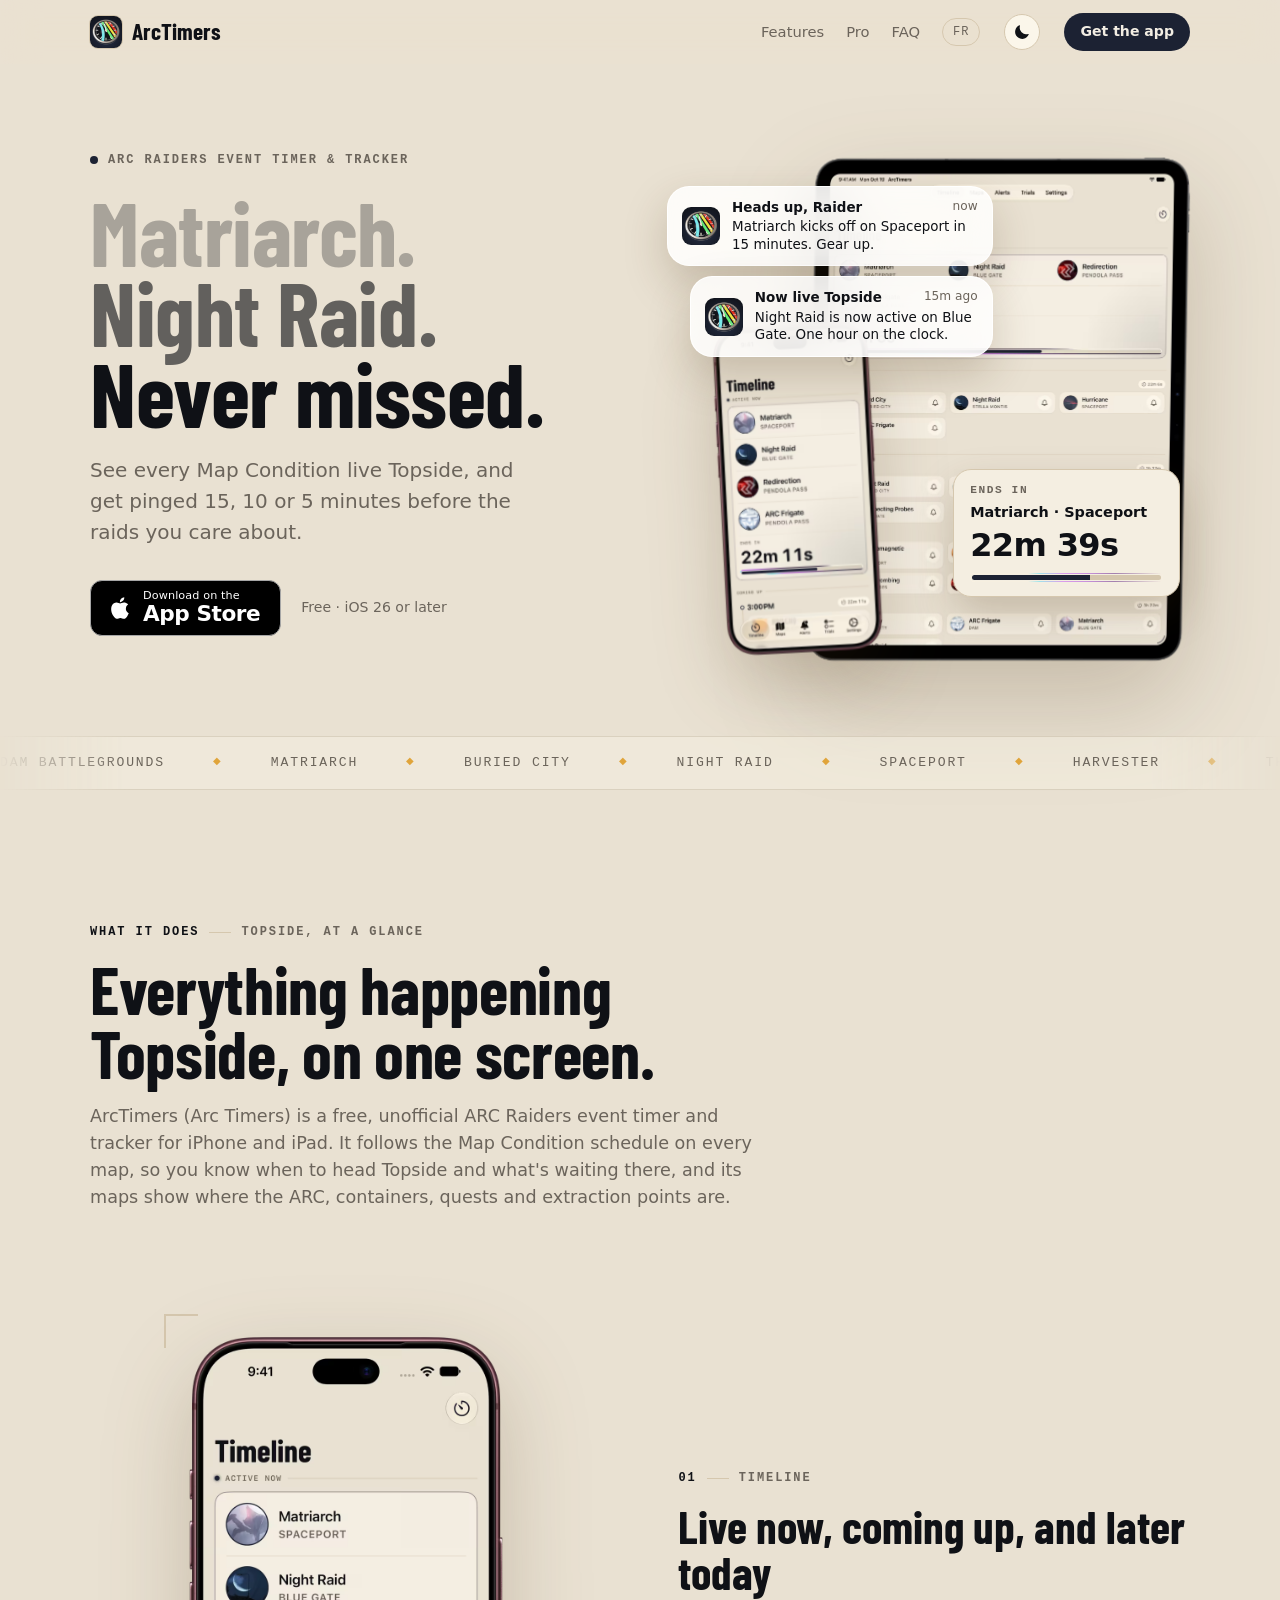
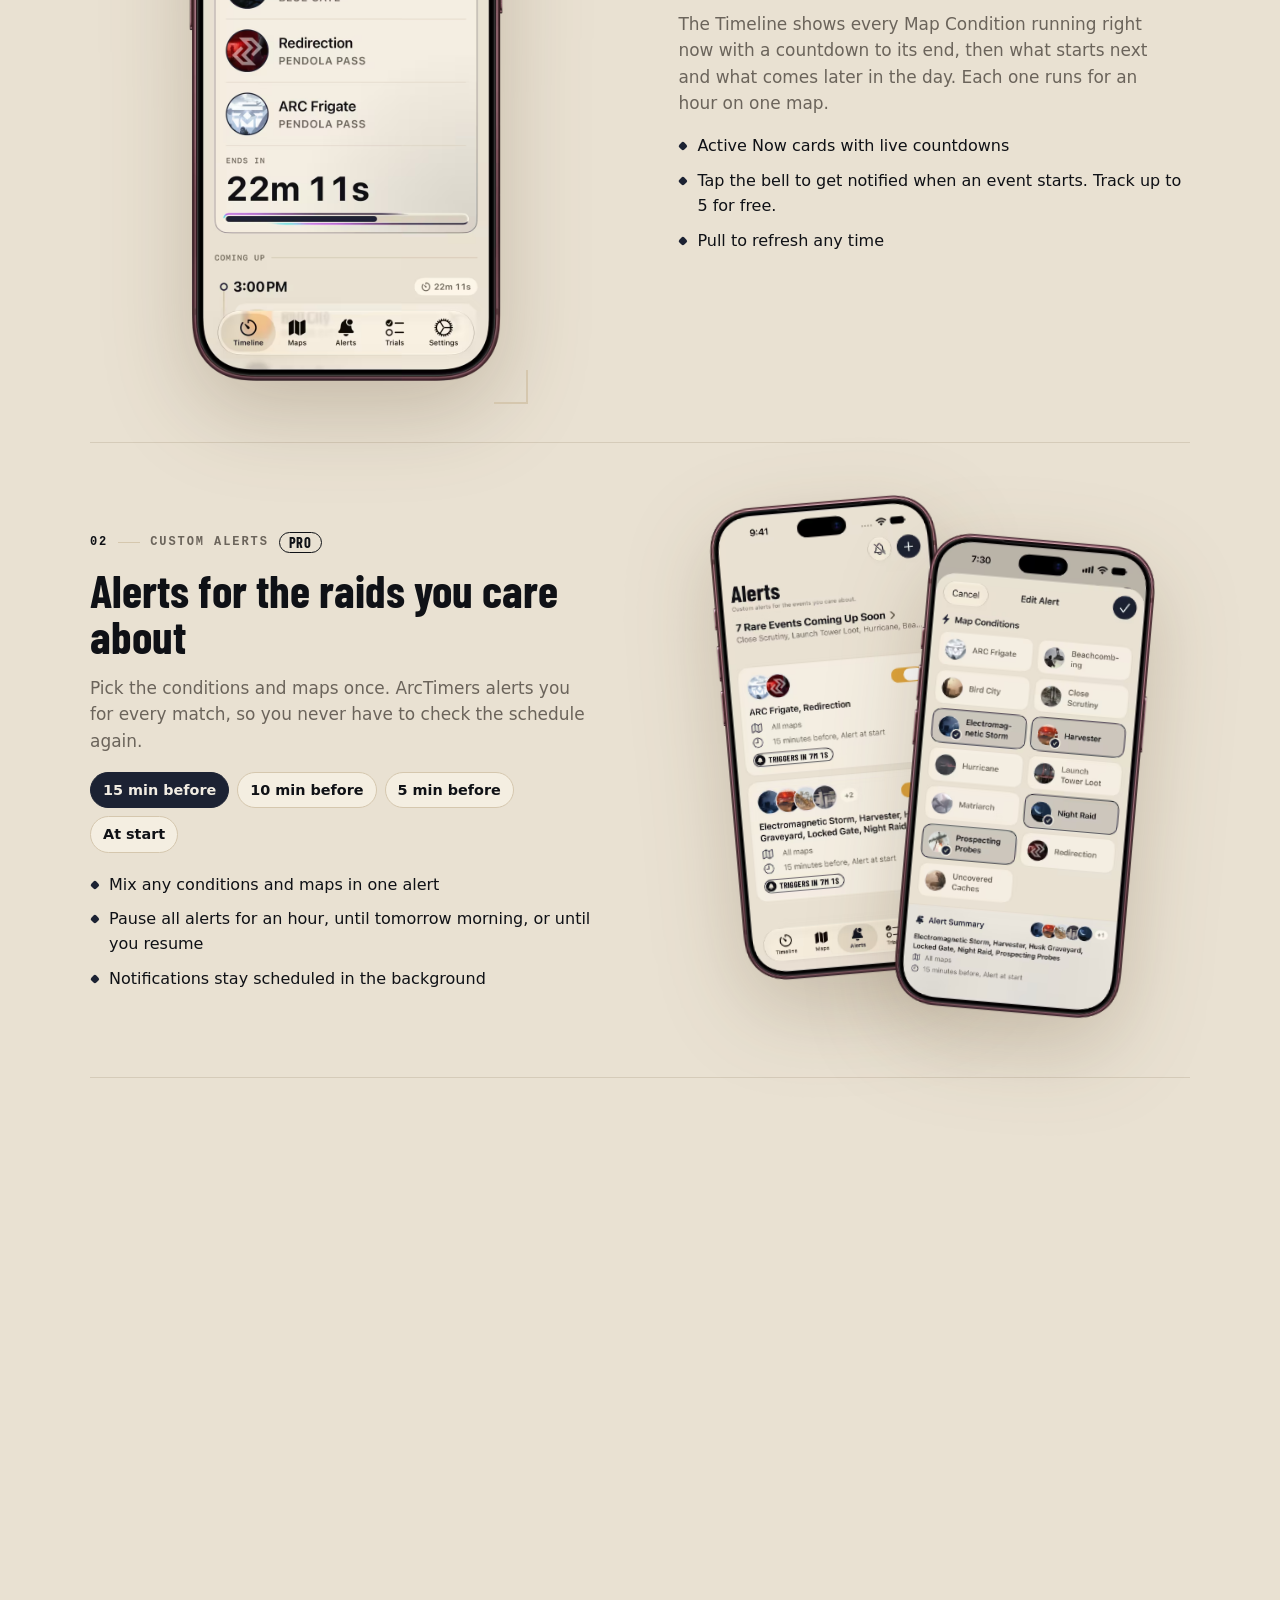
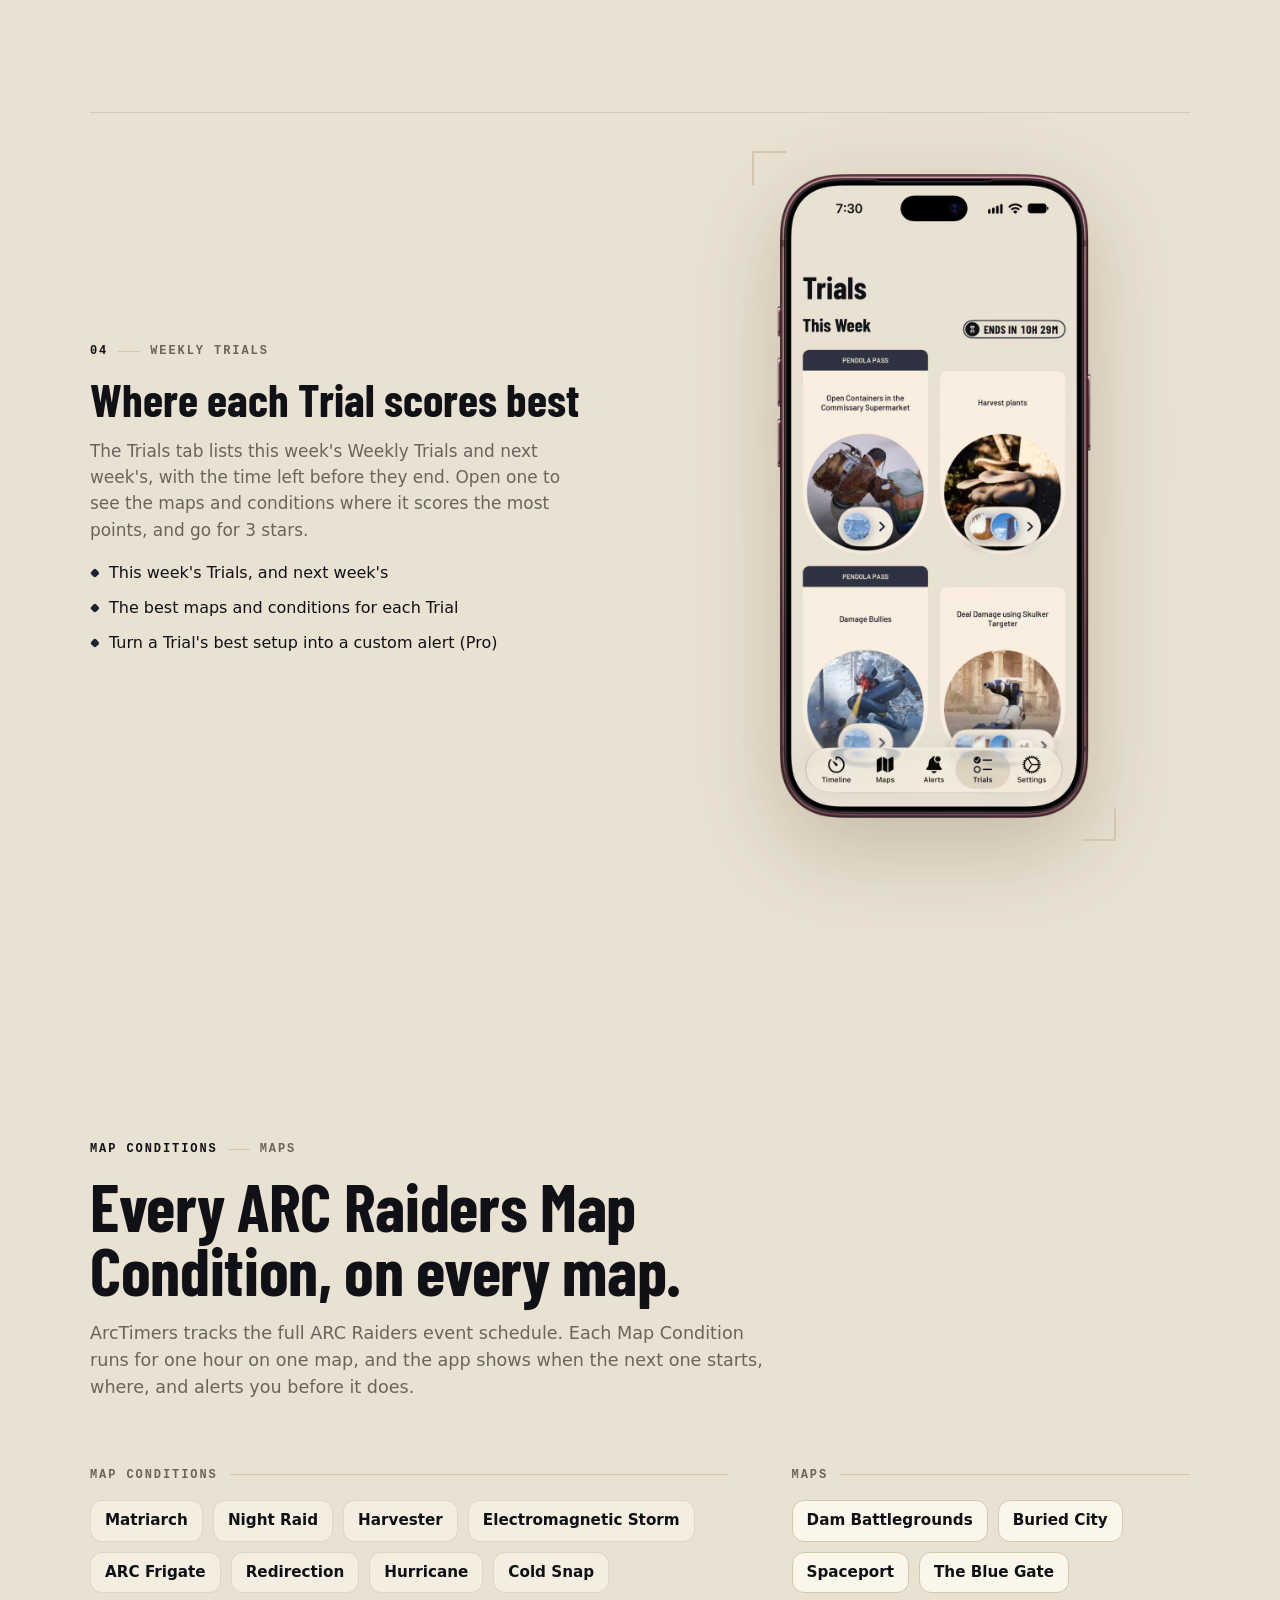
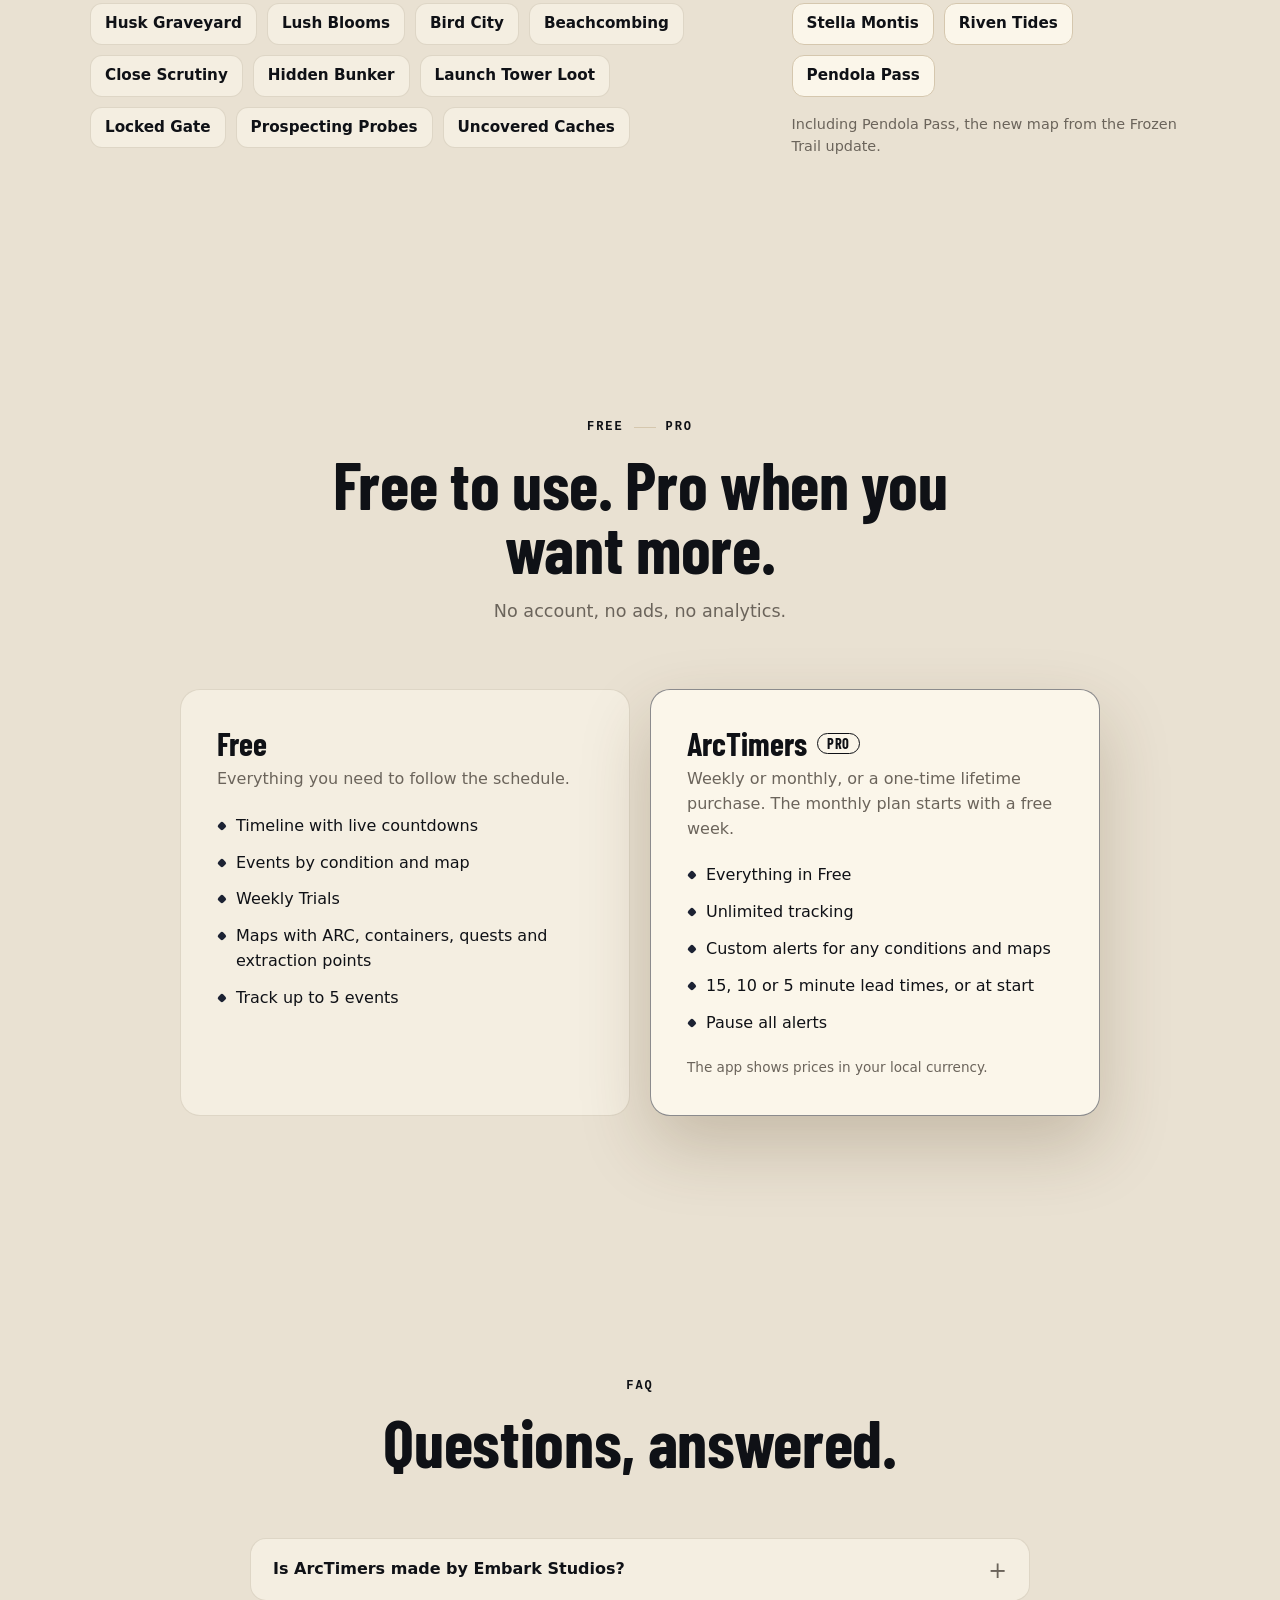
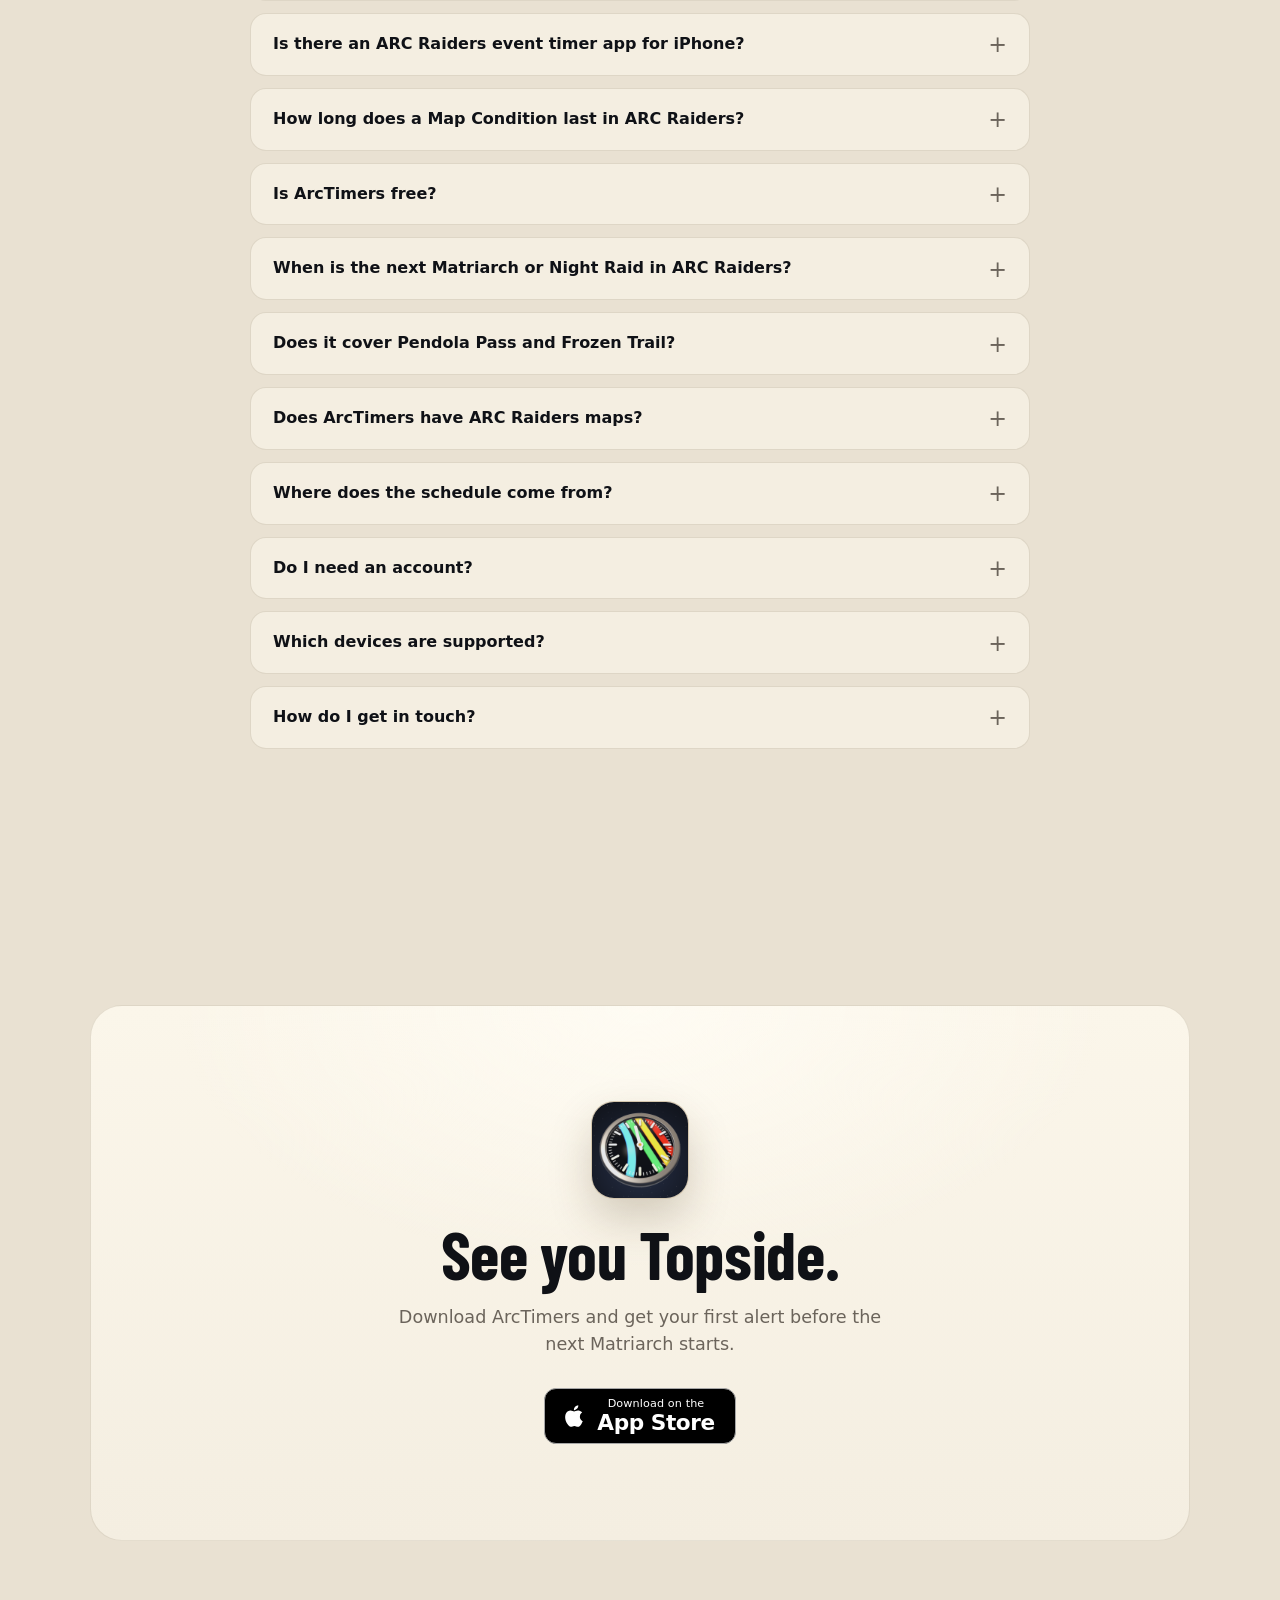
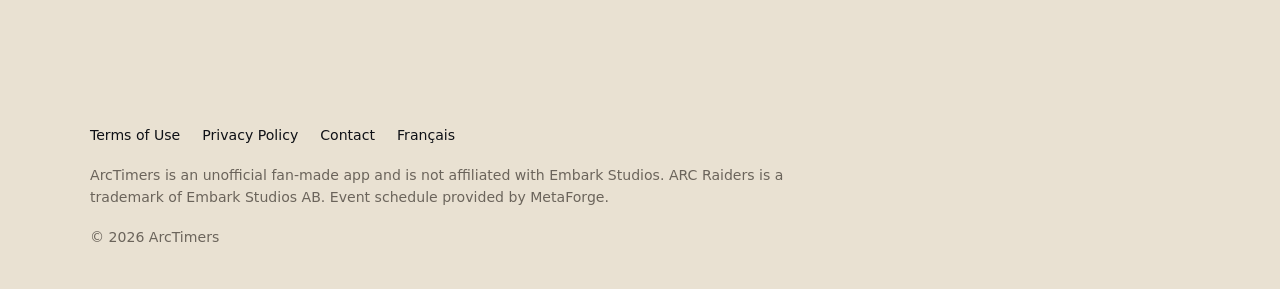
<file: index.html>
<!DOCTYPE html>
<html lang="en" class="no-js">
<head>
    <meta charset="UTF-8" />
    <meta name="viewport" content="width=device-width, initial-scale=1, viewport-fit=cover" />
    <meta name="theme-color" content="#e9e1d2" media="(prefers-color-scheme: light)" />
    <meta name="theme-color" content="#0f1116" media="(prefers-color-scheme: dark)" />
    <script>try { const t = localStorage.getItem("theme"); if (t === "light" || t === "dark") document.documentElement.dataset.theme = t; } catch (e) {}</script>
    <title>ARC Raiders Event Timer &amp; Tracker with Alerts | ArcTimers</title>
    <meta name="description" content="Live ARC Raiders event timer, tracker and maps for iPhone and iPad. Every Map Condition, like Matriarch and Night Raid, on every map, with alerts before they start." />
    <link rel="canonical" href="https://arctimers.com/" />
    <link rel="alternate" hreflang="en" href="https://arctimers.com/" />
    <link rel="alternate" hreflang="fr" href="https://arctimers.com/fr/" />
    <link rel="alternate" hreflang="x-default" href="https://arctimers.com/" />
    <meta name="apple-itunes-app" content="app-id=6758253513" />
    <meta property="og:type" content="website" />
    <meta property="og:site_name" content="ArcTimers" />
    <meta property="og:title" content="ArcTimers: never miss a Matriarch again" />
    <meta property="og:description" content="Live ARC Raiders Map Conditions, maps with ARC, containers and extraction points, and alerts before the raids you care about. Free for iPhone and iPad." />
    <meta property="og:url" content="https://arctimers.com/" />
    <meta property="og:image" content="https://arctimers.com/assets/img/og-en.jpg" />
    <meta property="og:locale" content="en_US" />
    <meta property="og:locale:alternate" content="fr_FR" />
    <meta name="twitter:card" content="summary_large_image" />
    <link rel="icon" type="image/png" href="assets/img/favicon.png" />
    <link rel="apple-touch-icon" href="assets/img/apple-touch-icon.png" />
    <link rel="preload" href="assets/fonts/BarlowCondensed-Bold.ttf" as="font" type="font/ttf" crossorigin />
    <link rel="stylesheet" href="assets/site.css" />
    <script type="application/ld+json">
{
    "@context": "https://schema.org",
    "@graph": [
        {
            "@type": "WebSite",
            "@id": "https://arctimers.com/#website",
            "url": "https://arctimers.com/",
            "name": "ArcTimers",
            "alternateName": "Arc Timers",
            "inLanguage": "en"
        },
        {
            "@type": "WebPage",
            "@id": "https://arctimers.com/#webpage",
            "url": "https://arctimers.com/",
            "name": "ARC Raiders Event Timer & Tracker with Alerts",
            "inLanguage": "en",
            "isPartOf": {
                "@id": "https://arctimers.com/#website"
            },
            "about": {
                "@id": "https://arctimers.com/#app"
            },
            "mainEntity": {
                "@id": "https://arctimers.com/#app"
            },
            "primaryImageOfPage": "https://arctimers.com/assets/img/og-en.jpg",
            "dateModified": "2026-10-12"
        },
        {
            "@type": "MobileApplication",
            "@id": "https://arctimers.com/#app",
            "name": "ArcTimers: Live Raid Alerts",
            "alternateName": [
                "ArcTimers",
                "Arc Timers",
                "ARC Raiders event timer",
                "ARC Raiders event tracker"
            ],
            "description": "Live ARC Raiders event timer and Map Condition tracker with alerts before Matriarch, Night Raid, Harvester and every other event, plus maps of every map with the ARC, containers, quests and extraction points.",
            "operatingSystem": "iOS 26, iPadOS 26",
            "applicationCategory": "UtilitiesApplication",
            "url": "https://arctimers.com/",
            "downloadUrl": "https://apps.apple.com/app/id6758253513",
            "installUrl": "https://apps.apple.com/app/id6758253513",
            "image": "https://arctimers.com/assets/img/icon.png",
            "screenshot": "https://arctimers.com/assets/img/en-iphone-01-timeline.png",
            "inLanguage": [
                "en",
                "fr"
            ],
            "about": {
                "@type": "VideoGame",
                "name": "ARC Raiders",
                "publisher": {
                    "@type": "Organization",
                    "name": "Embark Studios"
                }
            },
            "author": {
                "@type": "Person",
                "name": "Franck Clement"
            },
            "offers": {
                "@type": "Offer",
                "price": "0",
                "priceCurrency": "USD"
            },
            "featureList": [
                "Live Map Condition timeline with countdowns",
                "Schedule grouped by condition and map",
                "Weekly Trials",
                "Every map, with ARC, containers, quests and extraction points",
                "Notifications when tracked events start",
                "Custom alerts 15, 10 or 5 minutes before, or at start (Pro)",
                "Pause all alerts (Pro)",
                "Light and dark mode",
                "English and French"
            ],
            "sameAs": [
                "https://apps.apple.com/app/id6758253513"
            ],
            "isAccessibleForFree": true
        },
        {
            "@type": "FAQPage",
            "@id": "https://arctimers.com/#faq",
            "mainEntity": [
                {
                    "@type": "Question",
                    "name": "Is ArcTimers made by Embark Studios?",
                    "acceptedAnswer": {
                        "@type": "Answer",
                        "text": "No. ArcTimers is an unofficial ARC Raiders (ArcRaiders) companion app and event tracker made by players. It is not affiliated with Embark Studios. ARC Raiders is a trademark of Embark Studios AB."
                    }
                },
                {
                    "@type": "Question",
                    "name": "Is there an ARC Raiders event timer app for iPhone?",
                    "acceptedAnswer": {
                        "@type": "Answer",
                        "text": "Yes. ArcTimers is a free ARC Raiders event timer for iPhone and iPad. It shows every Map Condition on every map with live countdowns, and sends a notification before the events you track."
                    }
                },
                {
                    "@type": "Question",
                    "name": "How long does a Map Condition last in ARC Raiders?",
                    "acceptedAnswer": {
                        "@type": "Answer",
                        "text": "One hour, on one map. Conditions rotate across the maps through the day, and several can be active at the same time on different maps. ArcTimers shows which ones are active now and when each ends."
                    }
                },
                {
                    "@type": "Question",
                    "name": "Is ArcTimers free?",
                    "acceptedAnswer": {
                        "@type": "Answer",
                        "text": "Yes. The Timeline, Events, Weekly Trials, Maps and tracking up to 5 events are free. ArcTimers Pro adds unlimited tracking, custom alerts for any conditions and maps, 15, 10 or 5 minute lead times, and pausing alerts. Pro is weekly, monthly with a free first week, or a one-time lifetime purchase."
                    }
                },
                {
                    "@type": "Question",
                    "name": "When is the next Matriarch or Night Raid in ARC Raiders?",
                    "acceptedAnswer": {
                        "@type": "Answer",
                        "text": "Map Conditions rotate across the maps on a schedule, and each one lasts an hour. Open ArcTimers to see when the next Matriarch, Night Raid, Harvester or Electromagnetic Storm starts and on which map, with a live countdown. Tap the bell and you get a notification when it begins."
                    }
                },
                {
                    "@type": "Question",
                    "name": "Does it cover Pendola Pass and Frozen Trail?",
                    "acceptedAnswer": {
                        "@type": "Answer",
                        "text": "Yes. Pendola Pass, the map that opens with the Frozen Trail update, is tracked like every other map: Dam Battlegrounds, Buried City, Spaceport, The Blue Gate, Stella Montis and Riven Tides."
                    }
                },
                {
                    "@type": "Question",
                    "name": "Does ArcTimers have ARC Raiders maps?",
                    "acceptedAnswer": {
                        "@type": "Answer",
                        "text": "Yes. The Maps tab has every map, from Dam Battlegrounds to Pendola Pass, with the ARC, containers, quests and extraction points on each one. Search for a point of interest, or show only the ones you want. Maps are free."
                    }
                },
                {
                    "@type": "Question",
                    "name": "Where does the schedule come from?",
                    "acceptedAnswer": {
                        "@type": "Answer",
                        "text": "From MetaForge's community ARC Raiders data (metaforge.app). The app refreshes when you open it, when you pull to refresh, and in the background so your notifications stay on time."
                    }
                },
                {
                    "@type": "Question",
                    "name": "Do I need an account?",
                    "acceptedAnswer": {
                        "@type": "Answer",
                        "text": "No. There's no sign-up, no ads, no analytics and no third-party SDKs. Your tracked events and custom alerts stay on your device. The Privacy Policy has the details."
                    }
                },
                {
                    "@type": "Question",
                    "name": "Which devices are supported?",
                    "acceptedAnswer": {
                        "@type": "Answer",
                        "text": "iPhone and iPad running iOS or iPadOS 26 or later. The app is in English and French."
                    }
                },
                {
                    "@type": "Question",
                    "name": "How do I get in touch?",
                    "acceptedAnswer": {
                        "@type": "Answer",
                        "text": "Email support@arctimers.com. Feedback and ideas are welcome."
                    }
                }
            ]
        }
    ]
}
    </script>
    <script defer src="assets/site.js"></script>
</head>
<body>
    <a class="skip" href="#main">Skip to content</a>

    <header class="site-header">
        <div class="wrap">
            <a class="brand" href="./" aria-label="ArcTimers home">
                <img src="assets/img/icon.png" alt="ArcTimers app icon" width="32" height="32" />
                ArcTimers
            </a>
            <nav class="site-nav" aria-label="Main">
                <a href="#features">Features</a>
                <a href="#pro">Pro</a>
                <a href="#faq">FAQ</a>
                <a class="lang" href="fr/" hreflang="fr" lang="fr">FR</a>
            </nav>
            <button class="theme-toggle" type="button" aria-label="Switch to dark mode" data-label-dark="Switch to dark mode" data-label-light="Switch to light mode"><svg class="sun" viewBox="0 0 24 24" fill="none" stroke="currentColor" stroke-width="2" stroke-linecap="round" aria-hidden="true"><circle cx="12" cy="12" r="4.2"/><path d="M12 2.5v2.2M12 19.3v2.2M2.5 12h2.2M19.3 12h2.2M5.3 5.3l1.6 1.6M17.1 17.1l1.6 1.6M5.3 18.7l1.6-1.6M17.1 6.9l1.6-1.6"/></svg><svg class="moon" viewBox="0 0 24 24" fill="currentColor" aria-hidden="true"><path d="M20.2 14.6A8.6 8.6 0 0 1 9.4 3.8a.6.6 0 0 0-.8-.7A9.4 9.4 0 1 0 20.9 15.4a.6.6 0 0 0-.7-.8z"/></svg></button>
            <a class="btn btn-accent" href="https://apps.apple.com/app/apple-store/id6758253513?pt=120827598&amp;ct=website-header&amp;mt=8">Get the app</a>
        </div>
    </header>
    <nav class="mobile-nav" aria-label="Sections">
        <a href="#features">Features</a>
        <a href="#pro">Pro</a>
        <a href="#faq">FAQ</a>
    </nav>

    <main id="main">
        <section class="hero">
            <div class="wrap">
                <div class="copy">
                    <h1><span class="kicker"><span class="live-dot" aria-hidden="true"></span>ARC Raiders event timer &amp; tracker</span> <span class="line l1">Matriarch.</span> <span class="line l2">Night Raid.</span> <span class="line">Never missed.</span></h1>
                    <p class="lede">See every Map Condition live Topside, and get pinged 15, 10 or 5 minutes before the raids you care about.</p>
                    <div class="cta-row">
                        <a class="appstore" href="https://apps.apple.com/app/apple-store/id6758253513?pt=120827598&amp;ct=website-hero&amp;mt=8" aria-label="Download ArcTimers on the App Store">
                            <svg viewBox="0 0 24 24" fill="currentColor" aria-hidden="true"><path d="M18.71 19.5c-.83 1.24-1.71 2.45-3.05 2.47-1.34.03-1.77-.79-3.29-.79-1.53 0-2 .77-3.27.82-1.31.05-2.3-1.32-3.14-2.53C4.25 17 2.94 12.45 4.7 9.39c.87-1.52 2.43-2.48 4.12-2.51 1.28-.02 2.5.87 3.29.87.78 0 2.26-1.07 3.81-.91.65.03 2.47.26 3.64 1.98-.09.06-2.17 1.28-2.15 3.81.03 3.02 2.65 4.03 2.68 4.04-.03.07-.42 1.44-1.38 2.83M13 3.5c.73-.83 1.94-1.46 2.94-1.5.13 1.17-.34 2.35-1.04 3.19-.69.85-1.83 1.51-2.95 1.42-.15-1.15.41-2.35 1.05-3.11z"/></svg>
                            <span><small>Download on the</small><strong>App Store</strong></span>
                        </a>
                        <span class="cta-note">Free · iOS 26 or later</span>
                    </div>
                </div>

                <div class="stage" aria-hidden="true">
                    <picture>
                        <source type="image/avif" media="(prefers-color-scheme: dark)" srcset="assets/img/en-ipad-01-timeline.avif" data-scheme="dark" />
                        <source type="image/png" media="(prefers-color-scheme: dark)" srcset="assets/img/en-ipad-01-timeline.png" data-scheme="dark" />
                        <source type="image/avif" srcset="assets/img/en-ipad-01-timeline-light.avif" />
                        <img class="ipad" src="assets/img/en-ipad-01-timeline-light.png" width="1400" height="1826" alt="ArcTimers on iPad showing the live ARC Raiders Map Condition schedule." fetchpriority="high" />
                    </picture>
                    <picture>
                        <source type="image/avif" media="(prefers-color-scheme: dark)" srcset="assets/img/en-iphone-01-timeline.avif" data-scheme="dark" />
                        <source type="image/png" media="(prefers-color-scheme: dark)" srcset="assets/img/en-iphone-01-timeline.png" data-scheme="dark" />
                        <source type="image/avif" srcset="assets/img/en-iphone-01-timeline-light.avif" />
                        <img class="iphone" src="assets/img/en-iphone-01-timeline-light.png" width="760" height="1554" alt="ArcTimers on iPhone showing the ARC Raiders events active now with countdowns." fetchpriority="high" />
                    </picture>
                    <div class="notifs">
                        <div class="notif">
                            <img src="assets/img/icon.png" alt="" width="38" height="38" />
                            <div class="top"><b>Heads up, Raider</b><span>now</span></div>
                            <p>Matriarch kicks off on Spaceport in 15 minutes. Gear up.</p>
                        </div>
                        <div class="notif">
                            <img src="assets/img/icon.png" alt="" width="38" height="38" />
                            <div class="top"><b>Now live Topside</b><span>15m ago</span></div>
                            <p>Night Raid is now active on Blue Gate. One hour on the clock.</p>
                        </div>
                    </div>
                    <div class="chip">
                        <div class="label">Ends in</div>
                        <div class="name">Matriarch · Spaceport</div>
                        <div class="time" data-countdown="1361" data-minutes="m">22m 41s</div>
                        <div class="bar"><i></i></div>
                    </div>
                </div>
            </div>
        </section>

        <div class="ticker" role="region" aria-label="Maps and Map Conditions covered">
            <div class="ticker-track">
                <span>Dam Battlegrounds</span><span>Matriarch</span><span>Buried City</span><span>Night Raid</span><span>Spaceport</span><span>Harvester</span><span>The Blue Gate</span><span>Electromagnetic Storm</span><span>Stella Montis</span><span>Hurricane</span><span>Riven Tides</span><span>Husk Graveyard</span><span>Pendola Pass</span><span>Lush Blooms</span><span>ARC Frigate</span><span>Redirection</span>
                <span aria-hidden="true">Dam Battlegrounds</span><span aria-hidden="true">Matriarch</span><span aria-hidden="true">Buried City</span><span aria-hidden="true">Night Raid</span><span aria-hidden="true">Spaceport</span><span aria-hidden="true">Harvester</span><span aria-hidden="true">The Blue Gate</span><span aria-hidden="true">Electromagnetic Storm</span><span aria-hidden="true">Stella Montis</span><span aria-hidden="true">Hurricane</span><span aria-hidden="true">Riven Tides</span><span aria-hidden="true">Husk Graveyard</span><span aria-hidden="true">Pendola Pass</span><span aria-hidden="true">Lush Blooms</span><span aria-hidden="true">ARC Frigate</span><span aria-hidden="true">Redirection</span>
            </div>
        </div>

        <section class="section" id="features">
            <div class="wrap">
                <div class="section-head reveal">
                    <span class="kicker"><b>What it does</b><span class="dash"></span>Topside, at a glance</span>
                    <h2>Everything happening Topside, on one screen.</h2>
                    <p>ArcTimers (Arc Timers) is a free, unofficial ARC Raiders event timer and tracker for iPhone and iPad. It follows the Map Condition schedule on every map, so you know when to head Topside and what's waiting there, and its maps show where the ARC, containers, quests and extraction points are.</p>
                </div>

                <article class="feature">
                    <div class="media reveal">
                        <picture>
                            <source type="image/avif" media="(prefers-color-scheme: dark)" srcset="assets/img/en-iphone-01-timeline.avif" data-scheme="dark" />
                            <source type="image/png" media="(prefers-color-scheme: dark)" srcset="assets/img/en-iphone-01-timeline.png" data-scheme="dark" />
                            <source type="image/avif" srcset="assets/img/en-iphone-01-timeline-light.avif" />
                            <img class="phone" src="assets/img/en-iphone-01-timeline-light.png" width="760" height="1554" loading="lazy" decoding="async" alt="ArcTimers Timeline for ARC Raiders on iPhone: Matriarch, Night Raid, Redirection and ARC Frigate active now with 22 minutes left, and the conditions coming up at 3 PM." />
                        </picture>
                    </div>
                    <div class="copy reveal">
                        <span class="kicker"><b>01</b><span class="dash"></span>Timeline</span>
                        <h3>Live now, coming up, and later today</h3>
                        <p>The Timeline shows every Map Condition running right now with a countdown to its end, then what starts next and what comes later in the day. Each one runs for an hour on one map.</p>
                        <ul class="ticks">
                            <li>Active Now cards with live countdowns</li>
                            <li>Tap the bell to get notified when an event starts. Track up to 5 for free.</li>
                            <li>Pull to refresh any time</li>
                        </ul>
                    </div>
                </article>

                <article class="feature flip">
                    <div class="media reveal">
                        <div class="duo">
                            <picture>
                                <source type="image/avif" media="(prefers-color-scheme: dark)" srcset="assets/img/en-iphone-03-alerts.avif" data-scheme="dark" />
                                <source type="image/png" media="(prefers-color-scheme: dark)" srcset="assets/img/en-iphone-03-alerts.png" data-scheme="dark" />
                                <source type="image/avif" srcset="assets/img/en-iphone-03-alerts-light.avif" />
                                <img class="phone" src="assets/img/en-iphone-03-alerts-light.png" width="760" height="1554" loading="lazy" decoding="async" alt="The Alerts tab with two custom alerts, one for ARC Frigate and Redirection and one for several other conditions, both on all maps." />
                            </picture>
                            <picture>
                                <source type="image/avif" media="(prefers-color-scheme: dark)" srcset="assets/img/en-iphone-04-alert-editor.avif" data-scheme="dark" />
                                <source type="image/png" media="(prefers-color-scheme: dark)" srcset="assets/img/en-iphone-04-alert-editor.png" data-scheme="dark" />
                                <source type="image/avif" srcset="assets/img/en-iphone-04-alert-editor-light.avif" />
                                <img class="phone" src="assets/img/en-iphone-04-alert-editor-light.png" width="760" height="1554" loading="lazy" decoding="async" alt="Editing an alert: event types such as Electromagnetic Storm, Harvester, Night Raid and Prospecting Probes are selected." />
                            </picture>
                        </div>
                    </div>
                    <div class="copy reveal">
                        <span class="kicker"><b>02</b><span class="dash"></span>Custom alerts <span class="pro-tag">PRO</span></span>
                        <h3>Alerts for the raids you care about</h3>
                        <p>Pick the conditions and maps once. ArcTimers alerts you for every match, so you never have to check the schedule again.</p>
                        <div class="leadtimes" aria-label="Lead times">
                            <span>15 min before</span><span>10 min before</span><span>5 min before</span><span>At start</span>
                        </div>
                        <ul class="ticks">
                            <li>Mix any conditions and maps in one alert</li>
                            <li>Pause all alerts for an hour, until tomorrow morning, or until you resume</li>
                            <li>Notifications stay scheduled in the background</li>
                        </ul>
                    </div>
                </article>

                <article class="feature">
                    <div class="media reveal">
                        <div class="duo">
                            <picture>
                                <source type="image/avif" media="(prefers-color-scheme: dark)" srcset="assets/img/en-iphone-07-maps.avif" data-scheme="dark" />
                                <source type="image/png" media="(prefers-color-scheme: dark)" srcset="assets/img/en-iphone-07-maps.png" data-scheme="dark" />
                                <source type="image/avif" srcset="assets/img/en-iphone-07-maps-light.avif" />
                                <img class="phone" src="assets/img/en-iphone-07-maps-light.png" width="760" height="1554" loading="lazy" decoding="async" alt="The Maps tab: every ARC Raiders map, from Pendola Pass, Riven Tides and Stella Montis to Blue Gate and Buried City." />
                            </picture>
                            <picture>
                                <source type="image/avif" media="(prefers-color-scheme: dark)" srcset="assets/img/en-iphone-08-map.avif" data-scheme="dark" />
                                <source type="image/png" media="(prefers-color-scheme: dark)" srcset="assets/img/en-iphone-08-map.png" data-scheme="dark" />
                                <source type="image/avif" srcset="assets/img/en-iphone-08-map-light.avif" />
                                <img class="phone" src="assets/img/en-iphone-08-map-light.png" width="760" height="1554" loading="lazy" decoding="async" alt="The Pendola Pass map with only Bully shown, with the points of interest listed below: Turbine, Bully, Hydra, Skulker and Weapon Case, each with its count." />
                            </picture>
                        </div>
                    </div>
                    <div class="copy reveal">
                        <span class="kicker"><b>03</b><span class="dash"></span>Maps</span>
                        <h3>Every map, in your pocket</h3>
                        <p>Open any map, from the Rust Belt to Pendola Pass, and find the ARC, containers, quests and extraction points. Search them, and show only what you're after.</p>
                        <ul class="ticks">
                            <li>All seven maps, Pendola Pass included</li>
                            <li>ARC, containers, quests and extraction points, with a count for each</li>
                            <li>Search points of interest and show only the ones you want</li>
                        </ul>
                    </div>
                </article>

                <article class="feature flip">
                    <div class="media reveal">
                        <picture>
                            <source type="image/avif" media="(prefers-color-scheme: dark)" srcset="assets/img/en-iphone-05-trials.avif" data-scheme="dark" />
                            <source type="image/png" media="(prefers-color-scheme: dark)" srcset="assets/img/en-iphone-05-trials.png" data-scheme="dark" />
                            <source type="image/avif" srcset="assets/img/en-iphone-05-trials-light.avif" />
                            <img class="phone" src="assets/img/en-iphone-05-trials-light.png" width="760" height="1554" loading="lazy" decoding="async" alt="The Trials tab: this week's Weekly Trials, each with its picture, with Pendola Pass marked as the best map for two of them." />
                        </picture>
                    </div>
                    <div class="copy reveal">
                        <span class="kicker"><b>04</b><span class="dash"></span>Weekly Trials</span>
                        <h3>Where each Trial scores best</h3>
                        <p>The Trials tab lists this week's Weekly Trials and next week's, with the time left before they end. Open one to see the maps and conditions where it scores the most points, and go for 3 stars.</p>
                        <ul class="ticks">
                            <li>This week's Trials, and next week's</li>
                            <li>The best maps and conditions for each Trial</li>
                            <li>Turn a Trial's best setup into a custom alert (Pro)</li>
                        </ul>
                    </div>
                </article>
            </div>
        </section>

        <section class="section conditions" aria-labelledby="conditions-title">
            <div class="wrap">
                <div class="section-head reveal">
                    <span class="kicker"><b>Map Conditions</b><span class="dash"></span>Maps</span>
                    <h2 id="conditions-title">Every ARC Raiders Map Condition, on every map.</h2>
                    <p>ArcTimers tracks the full ARC Raiders event schedule. Each Map Condition runs for one hour on one map, and the app shows when the next one starts, where, and alerts you before it does.</p>
                </div>
                <div class="catalog reveal">
                    <div>
                        <h3>Map Conditions</h3>
                        <ul class="chips">
                            <li>Matriarch</li>
                            <li>Night Raid</li>
                            <li>Harvester</li>
                            <li>Electromagnetic Storm</li>
                            <li>ARC Frigate</li>
                            <li>Redirection</li>
                            <li>Hurricane</li>
                            <li>Cold Snap</li>
                            <li>Husk Graveyard</li>
                            <li>Lush Blooms</li>
                            <li>Bird City</li>
                            <li>Beachcombing</li>
                            <li>Close Scrutiny</li>
                            <li>Hidden Bunker</li>
                            <li>Launch Tower Loot</li>
                            <li>Locked Gate</li>
                            <li>Prospecting Probes</li>
                            <li>Uncovered Caches</li>
                        </ul>
                    </div>
                    <div>
                        <h3>Maps</h3>
                        <ul class="chips maps">
                            <li>Dam Battlegrounds</li>
                            <li>Buried City</li>
                            <li>Spaceport</li>
                            <li>The Blue Gate</li>
                            <li>Stella Montis</li>
                            <li>Riven Tides</li>
                            <li>Pendola Pass</li>
                        </ul>
                        <p class="note">Including Pendola Pass, the new map from the Frozen Trail update.</p>
                    </div>
                </div>
            </div>
        </section>

        <section class="section" id="pro">
            <div class="wrap">
                <div class="section-head center reveal">
                    <span class="kicker"><b>Free</b><span class="dash"></span><b>Pro</b></span>
                    <h2>Free to use. Pro when you want more.</h2>
                    <p>No account, no ads, no analytics.</p>
                </div>
                <div class="plans">
                    <div class="plan reveal">
                        <h3>Free</h3>
                        <p class="price">Everything you need to follow the schedule.</p>
                        <ul class="ticks">
                            <li>Timeline with live countdowns</li>
                            <li>Events by condition and map</li>
                            <li>Weekly Trials</li>
                            <li>Maps with ARC, containers, quests and extraction points</li>
                            <li>Track up to 5 events</li>
                        </ul>
                    </div>
                    <div class="plan pro reveal">
                        <h3>ArcTimers <span class="pro-tag">PRO</span></h3>
                        <p class="price">Weekly or monthly, or a one-time lifetime purchase. The monthly plan starts with a free week.</p>
                        <ul class="ticks">
                            <li>Everything in Free</li>
                            <li>Unlimited tracking</li>
                            <li>Custom alerts for any conditions and maps</li>
                            <li>15, 10 or 5 minute lead times, or at start</li>
                            <li>Pause all alerts</li>
                        </ul>
                        <p class="fine">The app shows prices in your local currency.</p>
                    </div>
                </div>
            </div>
        </section>

        <section class="section" id="faq">
            <div class="wrap">
                <div class="section-head center reveal">
                    <span class="kicker"><b>FAQ</b></span>
                    <h2>Questions, answered.</h2>
                </div>
                <div class="faq reveal">
                    <details>
                        <summary>Is ArcTimers made by Embark Studios?</summary>
                        <p>No. ArcTimers is an unofficial ARC Raiders (ArcRaiders) companion app and event tracker made by players. It is not affiliated with Embark Studios. ARC Raiders is a trademark of Embark Studios AB.</p>
                    </details>
                    <details>
                        <summary>Is there an ARC Raiders event timer app for iPhone?</summary>
                        <p>Yes. ArcTimers is a free ARC Raiders event timer for iPhone and iPad. It shows every Map Condition on every map with live countdowns, and sends a notification before the events you track.</p>
                    </details>
                    <details>
                        <summary>How long does a Map Condition last in ARC Raiders?</summary>
                        <p>One hour, on one map. Conditions rotate across the maps through the day, and several can be active at the same time on different maps. ArcTimers shows which ones are active now and when each ends.</p>
                    </details>
                    <details>
                        <summary>Is ArcTimers free?</summary>
                        <p>Yes. The Timeline, Events, Weekly Trials, Maps and tracking up to 5 events are free. ArcTimers Pro adds unlimited tracking, custom alerts for any conditions and maps, 15, 10 or 5 minute lead times, and pausing alerts. Pro is weekly, monthly with a free first week, or a one-time lifetime purchase.</p>
                    </details>
                    <details>
                        <summary>When is the next Matriarch or Night Raid in ARC Raiders?</summary>
                        <p>Map Conditions rotate across the maps on a schedule, and each one lasts an hour. Open ArcTimers to see when the next Matriarch, Night Raid, Harvester or Electromagnetic Storm starts and on which map, with a live countdown. Tap the bell and you get a notification when it begins.</p>
                    </details>
                    <details>
                        <summary>Does it cover Pendola Pass and Frozen Trail?</summary>
                        <p>Yes. Pendola Pass, the map that opens with the Frozen Trail update, is tracked like every other map: Dam Battlegrounds, Buried City, Spaceport, The Blue Gate, Stella Montis and Riven Tides.</p>
                    </details>
                    <details>
                        <summary>Does ArcTimers have ARC Raiders maps?</summary>
                        <p>Yes. The Maps tab has every map, from Dam Battlegrounds to Pendola Pass, with the ARC, containers, quests and extraction points on each one. Search for a point of interest, or show only the ones you want. Maps are free.</p>
                    </details>
                    <details>
                        <summary>Where does the schedule come from?</summary>
                        <p>From MetaForge's community ARC Raiders data (<a href="https://metaforge.app">metaforge.app</a>). The app refreshes when you open it, when you pull to refresh, and in the background so your notifications stay on time.</p>
                    </details>
                    <details>
                        <summary>Do I need an account?</summary>
                        <p>No. There's no sign-up, no ads, no analytics and no third-party SDKs. Your tracked events and custom alerts stay on your device. The <a href="legal/#privacy">Privacy Policy</a> has the details.</p>
                    </details>
                    <details>
                        <summary>Which devices are supported?</summary>
                        <p>iPhone and iPad running iOS or iPadOS 26 or later. The app is in English and French.</p>
                    </details>
                    <details>
                        <summary>How do I get in touch?</summary>
                        <p>Email <a href="mailto:support@arctimers.com">support@arctimers.com</a>. Feedback and ideas are welcome.</p>
                    </details>
                </div>
            </div>
        </section>

        <section class="section" aria-labelledby="final-title">
            <div class="wrap">
                <div class="final reveal">
                    <img class="icon" src="assets/img/icon.png" width="96" height="96" alt="ArcTimers app icon" loading="lazy" />
                    <h2 id="final-title">See you Topside.</h2>
                    <p>Download ArcTimers and get your first alert before the next Matriarch starts.</p>
                    <div class="cta-row">
                        <a class="appstore" href="https://apps.apple.com/app/apple-store/id6758253513?pt=120827598&amp;ct=website-footer&amp;mt=8" aria-label="Download ArcTimers on the App Store">
                            <svg viewBox="0 0 24 24" fill="currentColor" aria-hidden="true"><path d="M18.71 19.5c-.83 1.24-1.71 2.45-3.05 2.47-1.34.03-1.77-.79-3.29-.79-1.53 0-2 .77-3.27.82-1.31.05-2.3-1.32-3.14-2.53C4.25 17 2.94 12.45 4.7 9.39c.87-1.52 2.43-2.48 4.12-2.51 1.28-.02 2.5.87 3.29.87.78 0 2.26-1.07 3.81-.91.65.03 2.47.26 3.64 1.98-.09.06-2.17 1.28-2.15 3.81.03 3.02 2.65 4.03 2.68 4.04-.03.07-.42 1.44-1.38 2.83M13 3.5c.73-.83 1.94-1.46 2.94-1.5.13 1.17-.34 2.35-1.04 3.19-.69.85-1.83 1.51-2.95 1.42-.15-1.15.41-2.35 1.05-3.11z"/></svg>
                            <span><small>Download on the</small><strong>App Store</strong></span>
                        </a>
                    </div>
                </div>
            </div>
        </section>
    </main>

    <footer class="site-footer">
        <div class="wrap">
            <nav aria-label="Footer">
                <a href="legal/#terms">Terms of Use</a>
                <a href="legal/#privacy">Privacy Policy</a>
                <a href="mailto:support@arctimers.com">Contact</a>
                <a href="fr/" hreflang="fr" lang="fr">Français</a>
            </nav>
            <p>ArcTimers is an unofficial fan-made app and is not affiliated with Embark Studios. ARC Raiders is a trademark of Embark Studios AB. Event schedule provided by MetaForge.</p>
            <p>© 2026 ArcTimers</p>
        </div>
    </footer>
    <!-- Cloudflare Web Analytics --><script type='module' src='https://static.cloudflareinsights.com/beacon.min.js' data-cf-beacon='{"token": "47f411f96e3e4d21b99a27da5f8b28dd"}'></script><!-- End Cloudflare Web Analytics -->
</body>
</html>
</file>
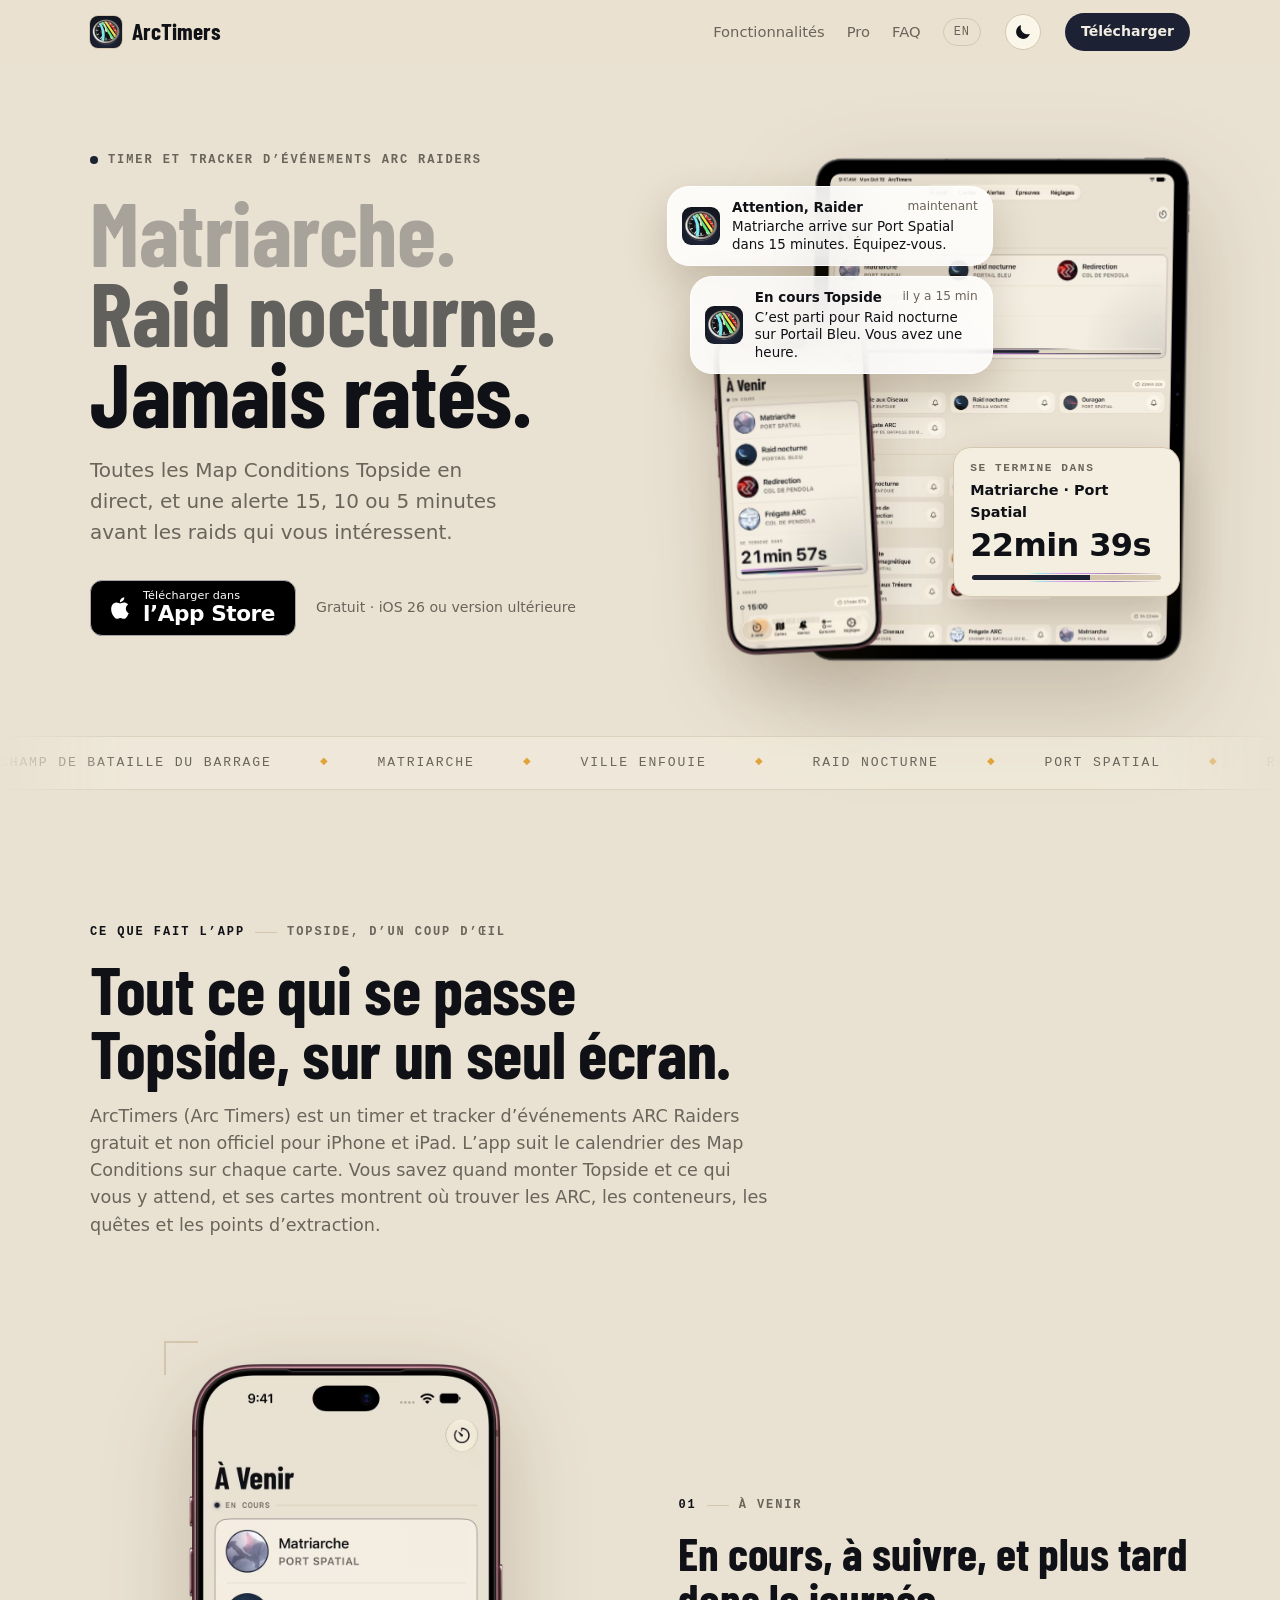
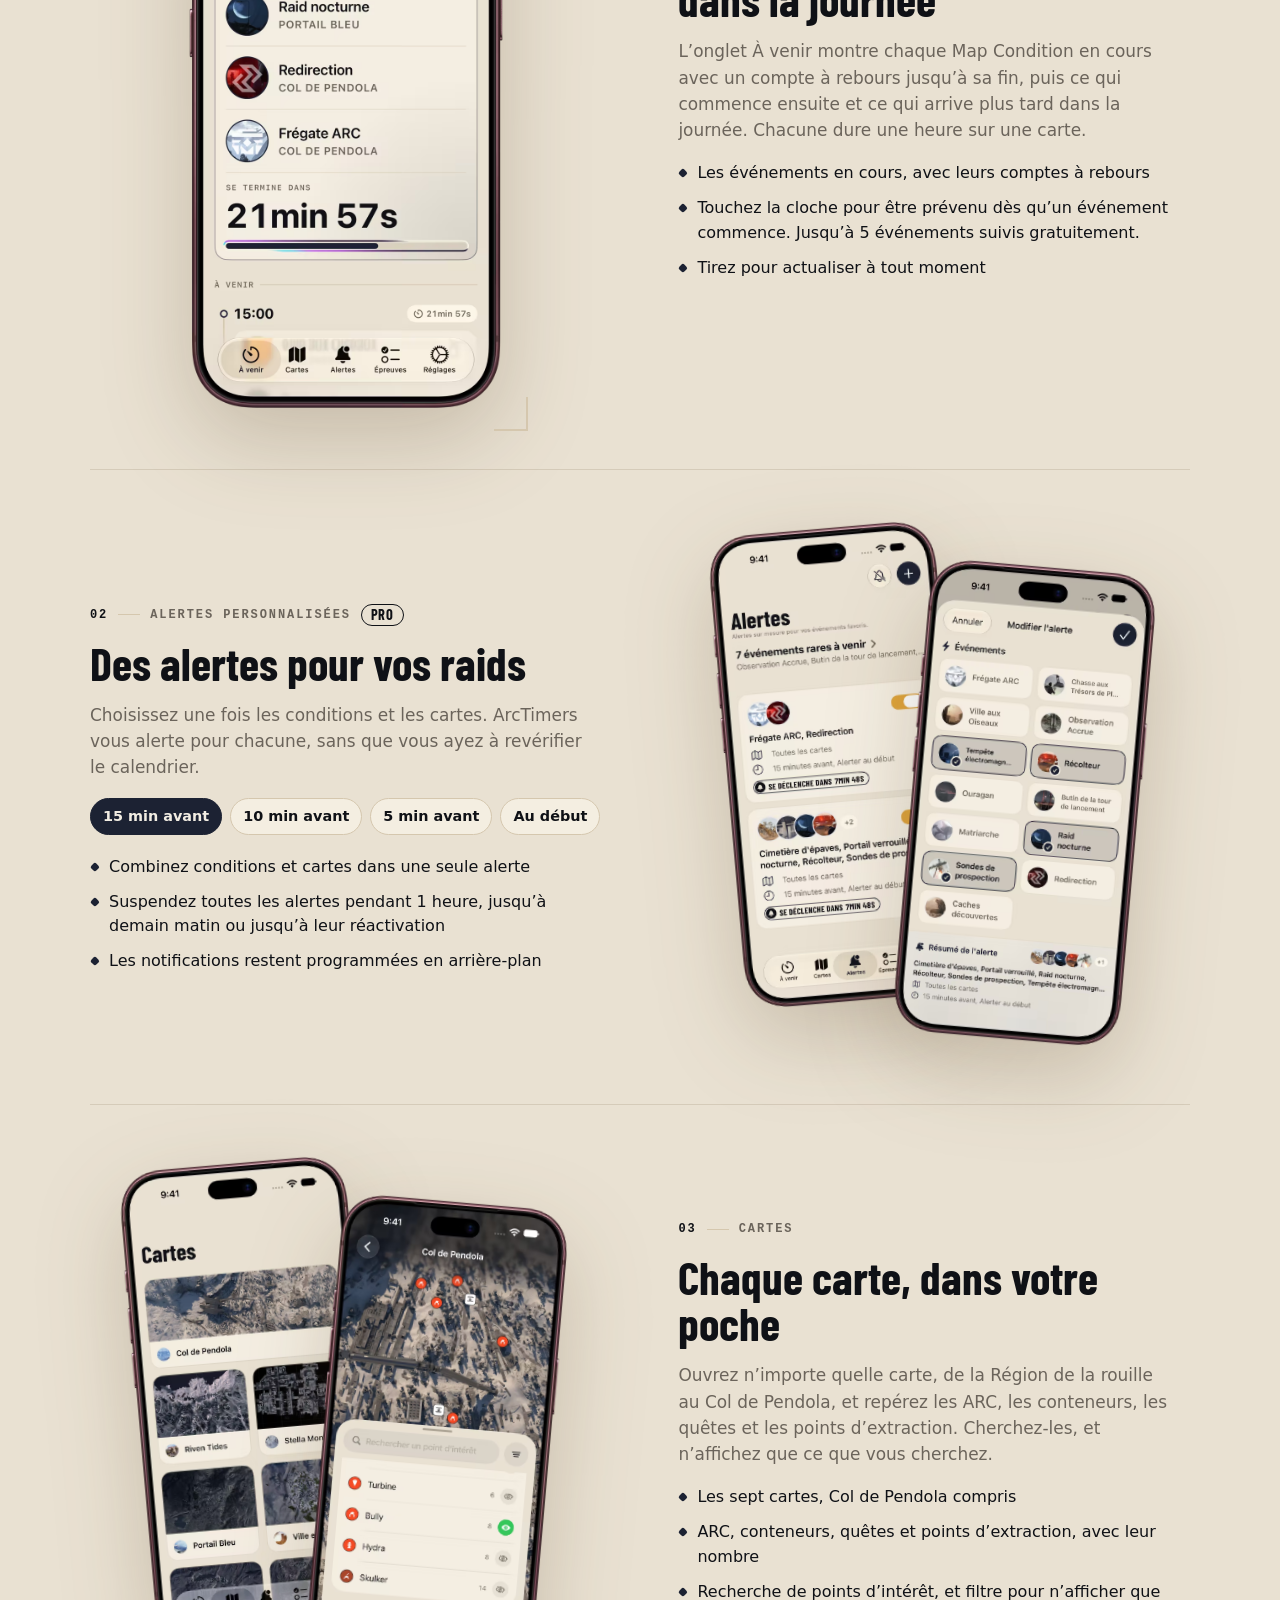
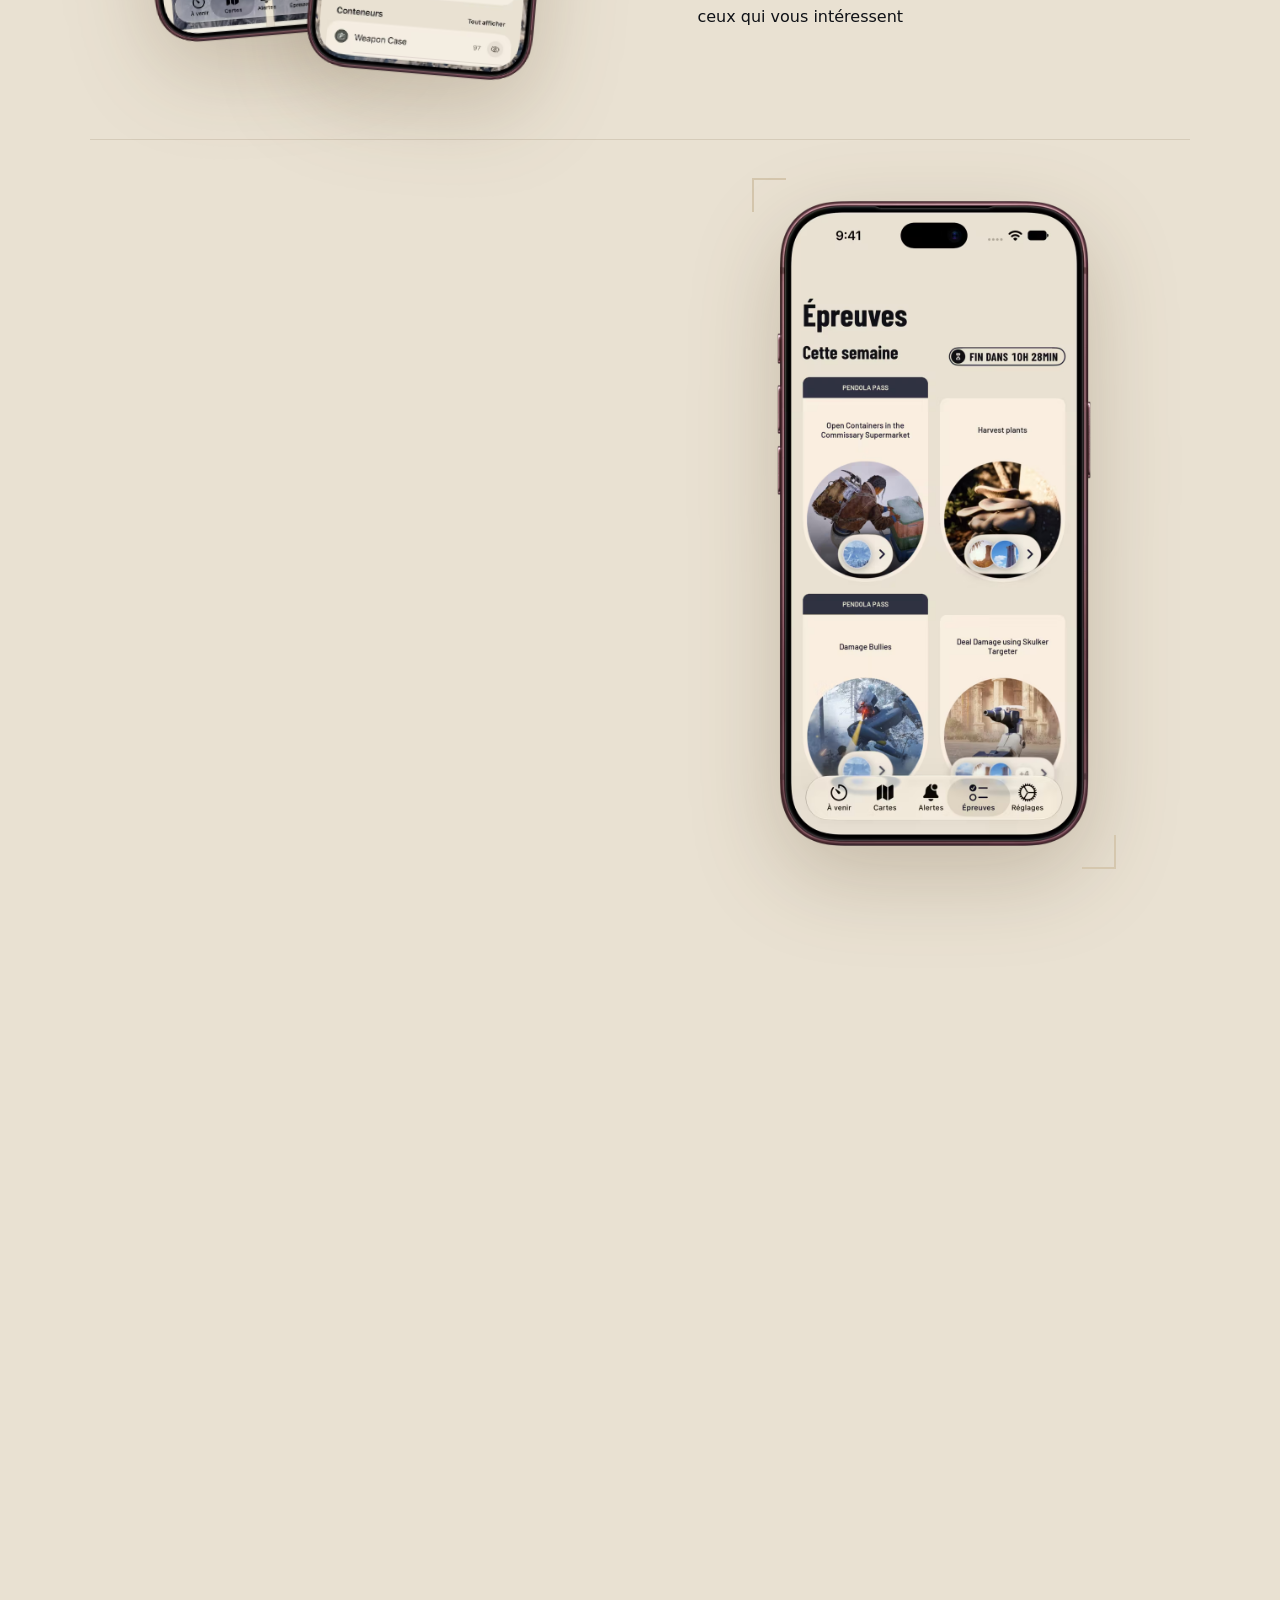
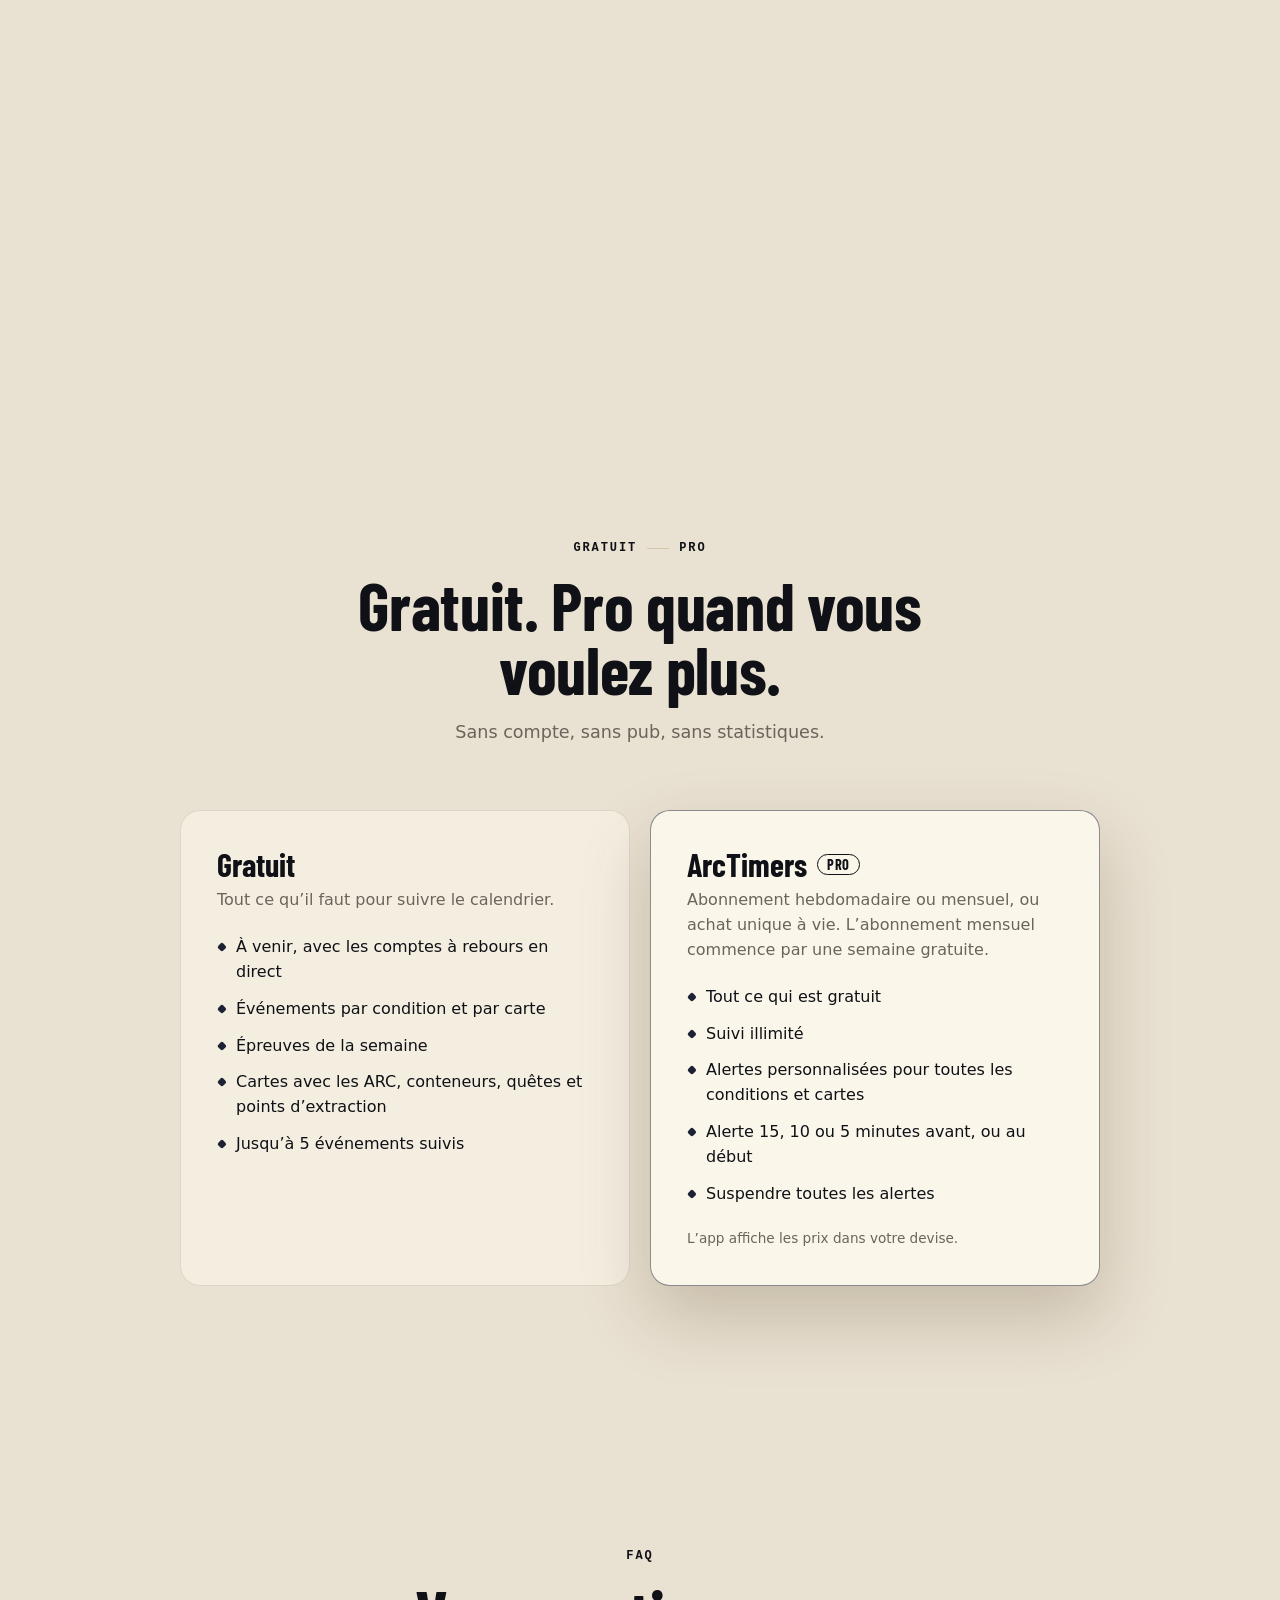
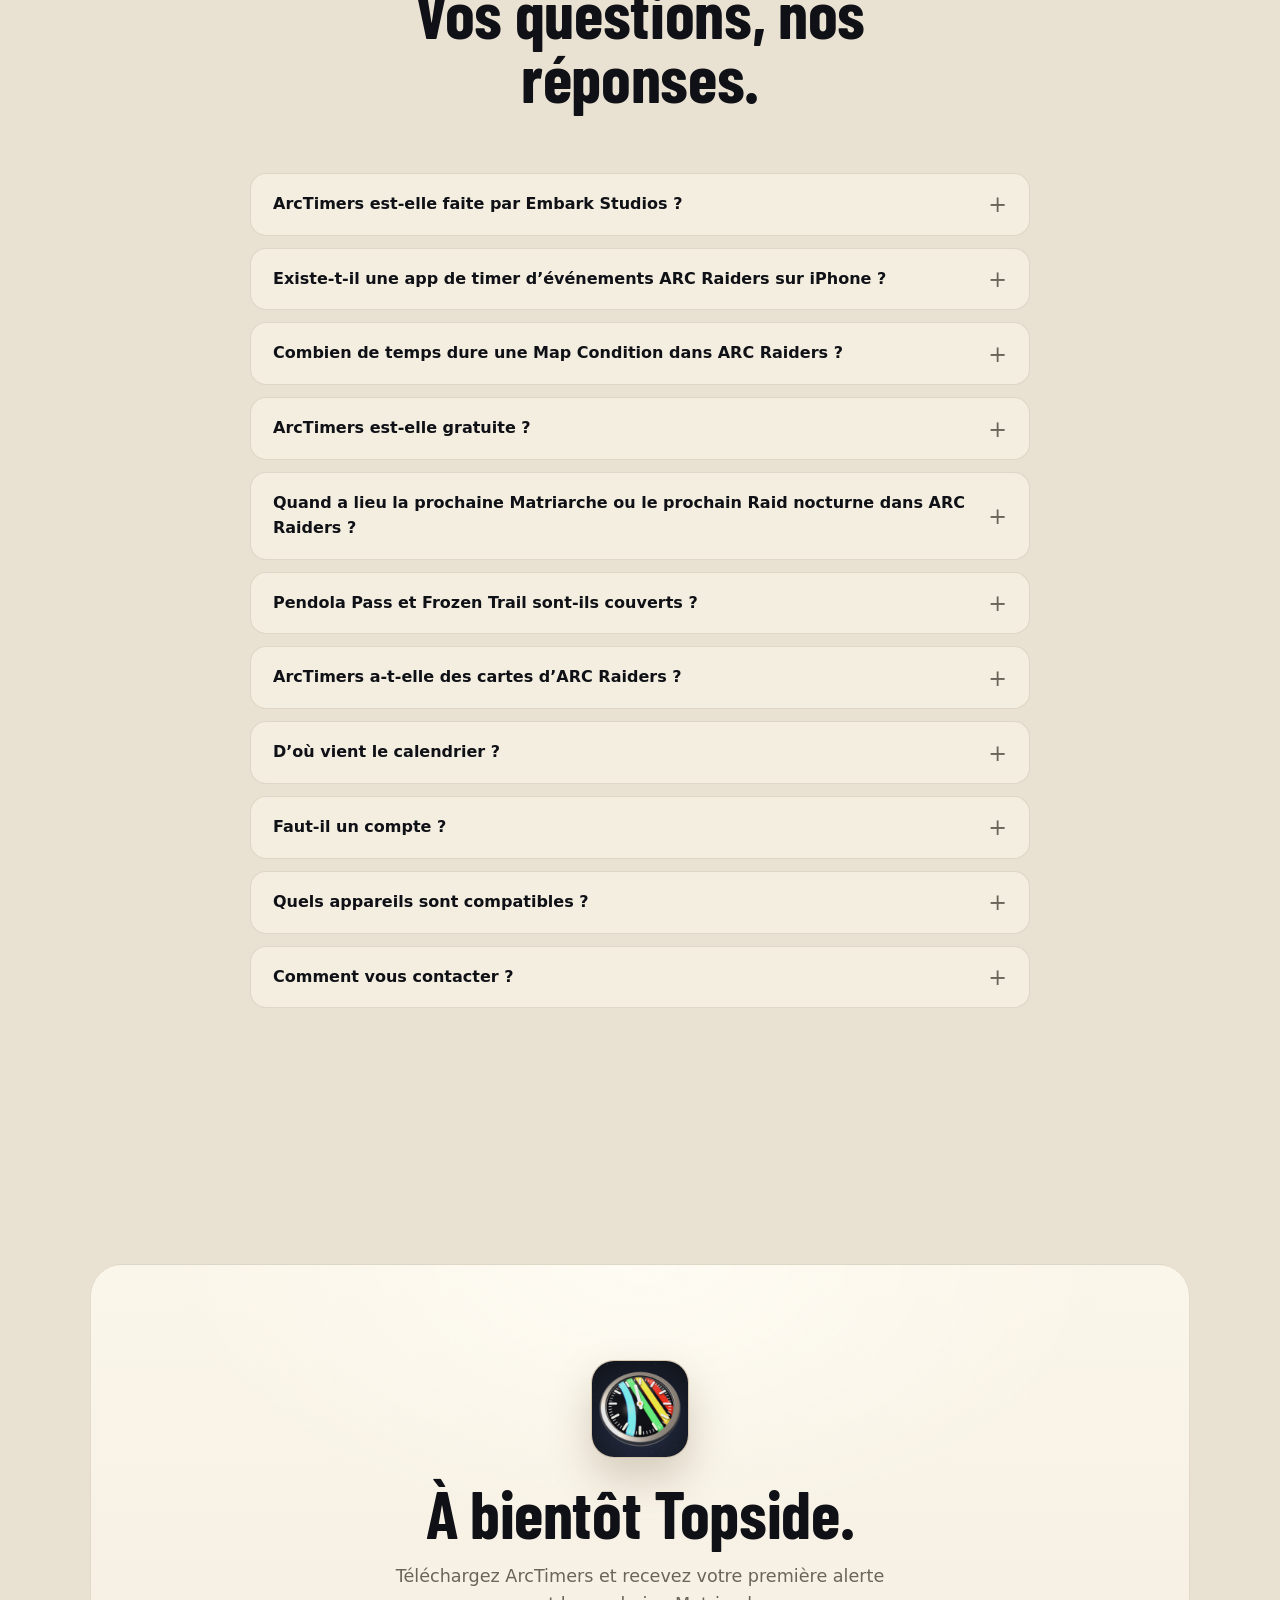
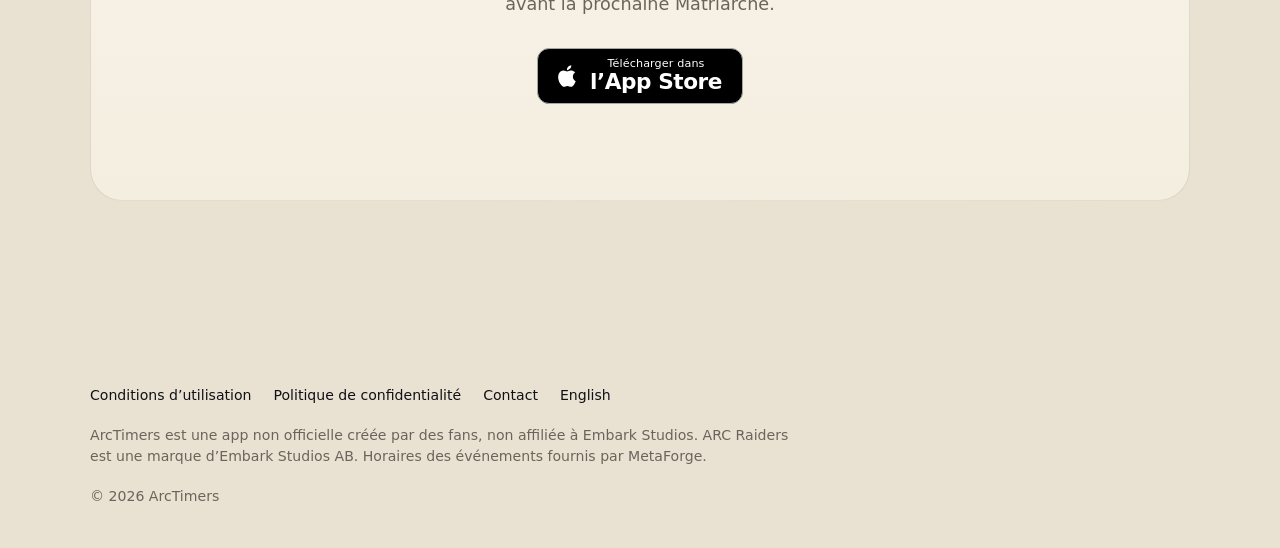
<file: fr/index.html>
<!DOCTYPE html>
<html lang="fr" class="no-js">
<head>
    <meta charset="UTF-8" />
    <meta name="viewport" content="width=device-width, initial-scale=1, viewport-fit=cover" />
    <meta name="theme-color" content="#e9e1d2" media="(prefers-color-scheme: light)" />
    <meta name="theme-color" content="#0f1116" media="(prefers-color-scheme: dark)" />
    <script>try { const t = localStorage.getItem("theme"); if (t === "light" || t === "dark") document.documentElement.dataset.theme = t; } catch (e) {}</script>
    <title>Timer et tracker d’événements ARC Raiders | ArcTimers</title>
    <meta name="description" content="Le timer, tracker et les cartes d’ARC Raiders sur iPhone et iPad : chaque Map Condition, comme la Matriarche, sur chaque carte, avec une alerte avant le début." />
    <link rel="canonical" href="https://arctimers.com/fr/" />
    <link rel="alternate" hreflang="en" href="https://arctimers.com/" />
    <link rel="alternate" hreflang="fr" href="https://arctimers.com/fr/" />
    <link rel="alternate" hreflang="x-default" href="https://arctimers.com/" />
    <meta name="apple-itunes-app" content="app-id=6758253513" />
    <meta property="og:type" content="website" />
    <meta property="og:site_name" content="ArcTimers" />
    <meta property="og:title" content="ArcTimers : ne ratez plus jamais une Matriarche" />
    <meta property="og:description" content="Les Map Conditions d’ARC Raiders en direct, les cartes avec les ARC, conteneurs et points d’extraction, et une alerte avant vos raids. Gratuit sur iPhone et iPad." />
    <meta property="og:url" content="https://arctimers.com/fr/" />
    <meta property="og:image" content="https://arctimers.com/assets/img/og-fr.jpg" />
    <meta property="og:locale" content="fr_FR" />
    <meta property="og:locale:alternate" content="en_US" />
    <meta name="twitter:card" content="summary_large_image" />
    <link rel="icon" type="image/png" href="../assets/img/favicon.png" />
    <link rel="apple-touch-icon" href="../assets/img/apple-touch-icon.png" />
    <link rel="preload" href="../assets/fonts/BarlowCondensed-Bold.ttf" as="font" type="font/ttf" crossorigin />
    <link rel="stylesheet" href="../assets/site.css" />
    <script type="application/ld+json">
{
    "@context": "https://schema.org",
    "@graph": [
        {
            "@type": "WebSite",
            "@id": "https://arctimers.com/#website",
            "url": "https://arctimers.com/",
            "name": "ArcTimers",
            "alternateName": "Arc Timers",
            "inLanguage": "fr"
        },
        {
            "@type": "WebPage",
            "@id": "https://arctimers.com/fr/#webpage",
            "url": "https://arctimers.com/fr/",
            "name": "Timer et tracker d’événements ARC Raiders",
            "inLanguage": "fr",
            "isPartOf": {
                "@id": "https://arctimers.com/#website"
            },
            "about": {
                "@id": "https://arctimers.com/#app"
            },
            "mainEntity": {
                "@id": "https://arctimers.com/#app"
            },
            "primaryImageOfPage": "https://arctimers.com/assets/img/og-fr.jpg",
            "dateModified": "2026-10-12"
        },
        {
            "@type": "MobileApplication",
            "@id": "https://arctimers.com/#app",
            "name": "ArcTimers: Live Raid Alerts",
            "alternateName": [
                "ArcTimers",
                "Arc Timers",
                "ARC Raiders event timer",
                "ARC Raiders event tracker"
            ],
            "description": "Timer des événements ARC Raiders et tracker des Map Conditions, avec une alerte avant chaque Matriarche, Raid nocturne, Récolteur et autre événement, et les cartes avec les ARC, les conteneurs, les quêtes et les points d’extraction.",
            "operatingSystem": "iOS 26, iPadOS 26",
            "applicationCategory": "UtilitiesApplication",
            "url": "https://arctimers.com/fr/",
            "downloadUrl": "https://apps.apple.com/app/id6758253513",
            "installUrl": "https://apps.apple.com/app/id6758253513",
            "image": "https://arctimers.com/assets/img/icon.png",
            "screenshot": "https://arctimers.com/assets/img/fr-iphone-01-timeline.png",
            "inLanguage": [
                "en",
                "fr"
            ],
            "about": {
                "@type": "VideoGame",
                "name": "ARC Raiders",
                "publisher": {
                    "@type": "Organization",
                    "name": "Embark Studios"
                }
            },
            "author": {
                "@type": "Person",
                "name": "Franck Clement"
            },
            "offers": {
                "@type": "Offer",
                "price": "0",
                "priceCurrency": "USD"
            },
            "featureList": [
                "Calendrier des Map Conditions en direct avec comptes à rebours",
                "Événements par condition et par carte",
                "Épreuves de la semaine",
                "Chaque carte, avec les ARC, conteneurs, quêtes et points d’extraction",
                "Notification au début des événements suivis",
                "Alertes personnalisées 15, 10 ou 5 minutes avant, ou au début (Pro)",
                "Suspendre toutes les alertes (Pro)",
                "Mode clair et sombre",
                "Français et anglais"
            ],
            "sameAs": [
                "https://apps.apple.com/app/id6758253513"
            ],
            "isAccessibleForFree": true
        },
        {
            "@type": "FAQPage",
            "@id": "https://arctimers.com/fr/#faq",
            "mainEntity": [
                {
                    "@type": "Question",
                    "name": "ArcTimers est-elle faite par Embark Studios ?",
                    "acceptedAnswer": {
                        "@type": "Answer",
                        "text": "Non. ArcTimers est une app compagnon et un tracker d’événements non officiels pour ARC Raiders (ArcRaiders), créés par des joueurs. Elle n’est pas affiliée à Embark Studios. ARC Raiders est une marque d’Embark Studios AB."
                    }
                },
                {
                    "@type": "Question",
                    "name": "Existe-t-il une app de timer d’événements ARC Raiders sur iPhone ?",
                    "acceptedAnswer": {
                        "@type": "Answer",
                        "text": "Oui. ArcTimers est un timer d’événements ARC Raiders gratuit pour iPhone et iPad. L’app affiche chaque Map Condition sur chaque carte avec un compte à rebours en direct, et vous envoie une notification avant les événements que vous suivez."
                    }
                },
                {
                    "@type": "Question",
                    "name": "Combien de temps dure une Map Condition dans ARC Raiders ?",
                    "acceptedAnswer": {
                        "@type": "Answer",
                        "text": "Une heure, sur une carte. Les conditions tournent sur les cartes au fil de la journée, et plusieurs peuvent être actives en même temps sur des cartes différentes. ArcTimers montre celles qui sont actives et quand chacune se termine."
                    }
                },
                {
                    "@type": "Question",
                    "name": "ArcTimers est-elle gratuite ?",
                    "acceptedAnswer": {
                        "@type": "Answer",
                        "text": "Oui. À venir, Événements, les Épreuves de la semaine, les Cartes et le suivi de 5 événements sont gratuits. ArcTimers Pro ajoute le suivi illimité, les alertes personnalisées pour toutes les conditions et cartes, une alerte 15, 10 ou 5 minutes avant, et la suspension des alertes. Pro existe en abonnement hebdomadaire, mensuel avec une semaine gratuite, ou en achat unique à vie."
                    }
                },
                {
                    "@type": "Question",
                    "name": "Quand a lieu la prochaine Matriarche ou le prochain Raid nocturne dans ARC Raiders ?",
                    "acceptedAnswer": {
                        "@type": "Answer",
                        "text": "Les Map Conditions tournent sur les cartes selon un calendrier, et chacune dure une heure. Ouvrez ArcTimers pour voir quand commence la prochaine Matriarche, le prochain Raid nocturne, Récolteur ou Tempête électromagnétique, et sur quelle carte, avec un compte à rebours en direct. Touchez la cloche pour être prévenu au début."
                    }
                },
                {
                    "@type": "Question",
                    "name": "Pendola Pass et Frozen Trail sont-ils couverts ?",
                    "acceptedAnswer": {
                        "@type": "Answer",
                        "text": "Oui. Pendola Pass, la carte qui arrive avec la mise à jour Frozen Trail, est suivie comme toutes les autres : Champ de bataille du barrage, Ville enfouie, Port Spatial, Portail Bleu, Stella Montis et Riven Tides."
                    }
                },
                {
                    "@type": "Question",
                    "name": "ArcTimers a-t-elle des cartes d’ARC Raiders ?",
                    "acceptedAnswer": {
                        "@type": "Answer",
                        "text": "Oui. L’onglet Cartes contient chaque carte, du Champ de bataille du barrage au Col de Pendola, avec les ARC, les conteneurs, les quêtes et les points d’extraction de chacune. Cherchez un point d’intérêt, ou n’affichez que ceux qui vous intéressent. Les cartes sont gratuites."
                    }
                },
                {
                    "@type": "Question",
                    "name": "D’où vient le calendrier ?",
                    "acceptedAnswer": {
                        "@type": "Answer",
                        "text": "Des données communautaires ARC Raiders de MetaForge (metaforge.app). L’app se met à jour à l’ouverture, quand vous tirez pour actualiser, et en arrière-plan pour que vos notifications restent à l’heure."
                    }
                },
                {
                    "@type": "Question",
                    "name": "Faut-il un compte ?",
                    "acceptedAnswer": {
                        "@type": "Answer",
                        "text": "Non. Pas d’inscription, pas de pub, pas de statistiques, pas de SDK tiers. Vos événements suivis et vos alertes personnalisées restent sur votre appareil. Tous les détails dans la Politique de confidentialité."
                    }
                },
                {
                    "@type": "Question",
                    "name": "Quels appareils sont compatibles ?",
                    "acceptedAnswer": {
                        "@type": "Answer",
                        "text": "iPhone et iPad sous iOS ou iPadOS 26 ou version ultérieure. L’app est disponible en français et en anglais."
                    }
                },
                {
                    "@type": "Question",
                    "name": "Comment vous contacter ?",
                    "acceptedAnswer": {
                        "@type": "Answer",
                        "text": "Écrivez à support@arctimers.com. Vos retours et idées sont les bienvenus."
                    }
                }
            ]
        }
    ]
}
    </script>
    <script defer src="../assets/site.js"></script>
</head>
<body>
    <a class="skip" href="#main">Aller au contenu</a>

    <header class="site-header">
        <div class="wrap">
            <a class="brand" href="./" aria-label="Accueil ArcTimers">
                <img src="../assets/img/icon.png" alt="Icône de l’app ArcTimers" width="32" height="32" />
                ArcTimers
            </a>
            <nav class="site-nav" aria-label="Principal">
                <a href="#features">Fonctionnalités</a>
                <a href="#pro">Pro</a>
                <a href="#faq">FAQ</a>
                <a class="lang" href="../" hreflang="en" lang="en">EN</a>
            </nav>
            <button class="theme-toggle" type="button" aria-label="Passer en mode sombre" data-label-dark="Passer en mode sombre" data-label-light="Passer en mode clair"><svg class="sun" viewBox="0 0 24 24" fill="none" stroke="currentColor" stroke-width="2" stroke-linecap="round" aria-hidden="true"><circle cx="12" cy="12" r="4.2"/><path d="M12 2.5v2.2M12 19.3v2.2M2.5 12h2.2M19.3 12h2.2M5.3 5.3l1.6 1.6M17.1 17.1l1.6 1.6M5.3 18.7l1.6-1.6M17.1 6.9l1.6-1.6"/></svg><svg class="moon" viewBox="0 0 24 24" fill="currentColor" aria-hidden="true"><path d="M20.2 14.6A8.6 8.6 0 0 1 9.4 3.8a.6.6 0 0 0-.8-.7A9.4 9.4 0 1 0 20.9 15.4a.6.6 0 0 0-.7-.8z"/></svg></button>
            <a class="btn btn-accent" href="https://apps.apple.com/app/apple-store/id6758253513?pt=120827598&amp;ct=website-header&amp;mt=8">Télécharger</a>
        </div>
    </header>
    <nav class="mobile-nav" aria-label="Sections">
        <a href="#features">Fonctionnalités</a>
        <a href="#pro">Pro</a>
        <a href="#faq">FAQ</a>
    </nav>

    <main id="main">
        <section class="hero">
            <div class="wrap">
                <div class="copy">
                    <h1><span class="kicker"><span class="live-dot" aria-hidden="true"></span>Timer et tracker d’événements ARC Raiders</span> <span class="line l1">Matriarche.</span> <span class="line l2">Raid nocturne.</span> <span class="line">Jamais ratés.</span></h1>
                    <p class="lede">Toutes les Map Conditions Topside en direct, et une alerte 15, 10 ou 5 minutes avant les raids qui vous intéressent.</p>
                    <div class="cta-row">
                        <a class="appstore" href="https://apps.apple.com/app/apple-store/id6758253513?pt=120827598&amp;ct=website-hero&amp;mt=8" aria-label="Télécharger ArcTimers dans l’App Store">
                            <svg viewBox="0 0 24 24" fill="currentColor" aria-hidden="true"><path d="M18.71 19.5c-.83 1.24-1.71 2.45-3.05 2.47-1.34.03-1.77-.79-3.29-.79-1.53 0-2 .77-3.27.82-1.31.05-2.3-1.32-3.14-2.53C4.25 17 2.94 12.45 4.7 9.39c.87-1.52 2.43-2.48 4.12-2.51 1.28-.02 2.5.87 3.29.87.78 0 2.26-1.07 3.81-.91.65.03 2.47.26 3.64 1.98-.09.06-2.17 1.28-2.15 3.81.03 3.02 2.65 4.03 2.68 4.04-.03.07-.42 1.44-1.38 2.83M13 3.5c.73-.83 1.94-1.46 2.94-1.5.13 1.17-.34 2.35-1.04 3.19-.69.85-1.83 1.51-2.95 1.42-.15-1.15.41-2.35 1.05-3.11z"/></svg>
                            <span><small>Télécharger dans</small><strong>l’App Store</strong></span>
                        </a>
                        <span class="cta-note">Gratuit · iOS 26 ou version ultérieure</span>
                    </div>
                </div>

                <div class="stage" aria-hidden="true">
                    <picture>
                        <source type="image/avif" media="(prefers-color-scheme: dark)" srcset="../assets/img/fr-ipad-01-timeline.avif" data-scheme="dark" />
                        <source type="image/png" media="(prefers-color-scheme: dark)" srcset="../assets/img/fr-ipad-01-timeline.png" data-scheme="dark" />
                        <source type="image/avif" srcset="../assets/img/fr-ipad-01-timeline-light.avif" />
                        <img class="ipad" src="../assets/img/fr-ipad-01-timeline-light.png" width="1400" height="1826" alt="ArcTimers sur iPad avec le calendrier en direct des Map Conditions d’ARC Raiders." fetchpriority="high" />
                    </picture>
                    <picture>
                        <source type="image/avif" media="(prefers-color-scheme: dark)" srcset="../assets/img/fr-iphone-01-timeline.avif" data-scheme="dark" />
                        <source type="image/png" media="(prefers-color-scheme: dark)" srcset="../assets/img/fr-iphone-01-timeline.png" data-scheme="dark" />
                        <source type="image/avif" srcset="../assets/img/fr-iphone-01-timeline-light.avif" />
                        <img class="iphone" src="../assets/img/fr-iphone-01-timeline-light.png" width="760" height="1554" alt="ArcTimers sur iPhone avec les événements ARC Raiders en cours et leurs comptes à rebours." fetchpriority="high" />
                    </picture>
                    <div class="notifs">
                        <div class="notif">
                            <img src="../assets/img/icon.png" alt="" width="38" height="38" />
                            <div class="top"><b>Attention, Raider</b><span>maintenant</span></div>
                            <p>Matriarche arrive sur Port Spatial dans 15 minutes. Équipez-vous.</p>
                        </div>
                        <div class="notif">
                            <img src="../assets/img/icon.png" alt="" width="38" height="38" />
                            <div class="top"><b>En cours Topside</b><span>il y a 15 min</span></div>
                            <p>C’est parti pour Raid nocturne sur Portail Bleu. Vous avez une heure.</p>
                        </div>
                    </div>
                    <div class="chip">
                        <div class="label">Se termine dans</div>
                        <div class="name">Matriarche · Port Spatial</div>
                        <div class="time" data-countdown="1361" data-minutes="min">22min 41s</div>
                        <div class="bar"><i></i></div>
                    </div>
                </div>
            </div>
        </section>

        <div class="ticker" role="region" aria-label="Cartes et Map Conditions couvertes">
            <div class="ticker-track">
                <span>Champ de bataille du barrage</span><span>Matriarche</span><span>Ville enfouie</span><span>Raid nocturne</span><span>Port Spatial</span><span>Récolteur</span><span>Portail Bleu</span><span>Tempête électromagnétique</span><span>Stella Montis</span><span>Ouragan</span><span>Riven Tides</span><span>Cimetière d’épaves</span><span>Pendola Pass</span><span>Saison des récoltes</span><span>Frégate ARC</span><span>Redirection</span>
                <span aria-hidden="true">Champ de bataille du barrage</span><span aria-hidden="true">Matriarche</span><span aria-hidden="true">Ville enfouie</span><span aria-hidden="true">Raid nocturne</span><span aria-hidden="true">Port Spatial</span><span aria-hidden="true">Récolteur</span><span aria-hidden="true">Portail Bleu</span><span aria-hidden="true">Tempête électromagnétique</span><span aria-hidden="true">Stella Montis</span><span aria-hidden="true">Ouragan</span><span aria-hidden="true">Riven Tides</span><span aria-hidden="true">Cimetière d’épaves</span><span aria-hidden="true">Pendola Pass</span><span aria-hidden="true">Saison des récoltes</span><span aria-hidden="true">Frégate ARC</span><span aria-hidden="true">Redirection</span>
            </div>
        </div>

        <section class="section" id="features">
            <div class="wrap">
                <div class="section-head reveal">
                    <span class="kicker"><b>Ce que fait l’app</b><span class="dash"></span>Topside, d’un coup d’œil</span>
                    <h2>Tout ce qui se passe Topside, sur un seul écran.</h2>
                    <p>ArcTimers (Arc Timers) est un timer et tracker d’événements ARC Raiders gratuit et non officiel pour iPhone et iPad. L’app suit le calendrier des Map Conditions sur chaque carte. Vous savez quand monter Topside et ce qui vous y attend, et ses cartes montrent où trouver les ARC, les conteneurs, les quêtes et les points d’extraction.</p>
                </div>

                <article class="feature">
                    <div class="media reveal">
                        <picture>
                            <source type="image/avif" media="(prefers-color-scheme: dark)" srcset="../assets/img/fr-iphone-01-timeline.avif" data-scheme="dark" />
                            <source type="image/png" media="(prefers-color-scheme: dark)" srcset="../assets/img/fr-iphone-01-timeline.png" data-scheme="dark" />
                            <source type="image/avif" srcset="../assets/img/fr-iphone-01-timeline-light.avif" />
                            <img class="phone" src="../assets/img/fr-iphone-01-timeline-light.png" width="760" height="1554" loading="lazy" decoding="async" alt="L’onglet À venir d’ArcTimers pour ARC Raiders sur iPhone : Matriarche, Raid nocturne, Redirection et Frégate ARC en cours avec 22 minutes restantes, puis les conditions de 15 h." />
                        </picture>
                    </div>
                    <div class="copy reveal">
                        <span class="kicker"><b>01</b><span class="dash"></span>À venir</span>
                        <h3>En cours, à suivre, et plus tard dans la journée</h3>
                        <p>L’onglet À venir montre chaque Map Condition en cours avec un compte à rebours jusqu’à sa fin, puis ce qui commence ensuite et ce qui arrive plus tard dans la journée. Chacune dure une heure sur une carte.</p>
                        <ul class="ticks">
                            <li>Les événements en cours, avec leurs comptes à rebours</li>
                            <li>Touchez la cloche pour être prévenu dès qu’un événement commence. Jusqu’à 5 événements suivis gratuitement.</li>
                            <li>Tirez pour actualiser à tout moment</li>
                        </ul>
                    </div>
                </article>

                <article class="feature flip">
                    <div class="media reveal">
                        <div class="duo">
                            <picture>
                                <source type="image/avif" media="(prefers-color-scheme: dark)" srcset="../assets/img/fr-iphone-03-alerts.avif" data-scheme="dark" />
                                <source type="image/png" media="(prefers-color-scheme: dark)" srcset="../assets/img/fr-iphone-03-alerts.png" data-scheme="dark" />
                                <source type="image/avif" srcset="../assets/img/fr-iphone-03-alerts-light.avif" />
                                <img class="phone" src="../assets/img/fr-iphone-03-alerts-light.png" width="760" height="1554" loading="lazy" decoding="async" alt="L’onglet Alertes avec deux alertes personnalisées : Frégate ARC et Redirection, et plusieurs autres conditions, toutes deux sur toutes les cartes." />
                            </picture>
                            <picture>
                                <source type="image/avif" media="(prefers-color-scheme: dark)" srcset="../assets/img/fr-iphone-04-alert-editor.avif" data-scheme="dark" />
                                <source type="image/png" media="(prefers-color-scheme: dark)" srcset="../assets/img/fr-iphone-04-alert-editor.png" data-scheme="dark" />
                                <source type="image/avif" srcset="../assets/img/fr-iphone-04-alert-editor-light.avif" />
                                <img class="phone" src="../assets/img/fr-iphone-04-alert-editor-light.png" width="760" height="1554" loading="lazy" decoding="async" alt="Modification d’une alerte : Tempête électromagnétique, Récolteur, Raid nocturne et Sondes de prospection sont sélectionnés." />
                            </picture>
                        </div>
                    </div>
                    <div class="copy reveal">
                        <span class="kicker"><b>02</b><span class="dash"></span>Alertes personnalisées <span class="pro-tag">PRO</span></span>
                        <h3>Des alertes pour vos raids</h3>
                        <p>Choisissez une fois les conditions et les cartes. ArcTimers vous alerte pour chacune, sans que vous ayez à revérifier le calendrier.</p>
                        <div class="leadtimes" aria-label="Délais d’alerte">
                            <span>15 min avant</span><span>10 min avant</span><span>5 min avant</span><span>Au début</span>
                        </div>
                        <ul class="ticks">
                            <li>Combinez conditions et cartes dans une seule alerte</li>
                            <li>Suspendez toutes les alertes pendant 1 heure, jusqu’à demain matin ou jusqu’à leur réactivation</li>
                            <li>Les notifications restent programmées en arrière-plan</li>
                        </ul>
                    </div>
                </article>

                <article class="feature">
                    <div class="media reveal">
                        <div class="duo">
                            <picture>
                                <source type="image/avif" media="(prefers-color-scheme: dark)" srcset="../assets/img/fr-iphone-07-maps.avif" data-scheme="dark" />
                                <source type="image/png" media="(prefers-color-scheme: dark)" srcset="../assets/img/fr-iphone-07-maps.png" data-scheme="dark" />
                                <source type="image/avif" srcset="../assets/img/fr-iphone-07-maps-light.avif" />
                                <img class="phone" src="../assets/img/fr-iphone-07-maps-light.png" width="760" height="1554" loading="lazy" decoding="async" alt="L’onglet Cartes : toutes les cartes d’ARC Raiders, du Col de Pendola à Riven Tides, Stella Montis, Portail Bleu et Ville enfouie." />
                            </picture>
                            <picture>
                                <source type="image/avif" media="(prefers-color-scheme: dark)" srcset="../assets/img/fr-iphone-08-map.avif" data-scheme="dark" />
                                <source type="image/png" media="(prefers-color-scheme: dark)" srcset="../assets/img/fr-iphone-08-map.png" data-scheme="dark" />
                                <source type="image/avif" srcset="../assets/img/fr-iphone-08-map-light.avif" />
                                <img class="phone" src="../assets/img/fr-iphone-08-map-light.png" width="760" height="1554" loading="lazy" decoding="async" alt="La carte du Col de Pendola avec seulement les Bully affichés, et la liste des points d’intérêt en dessous, chacun avec son nombre." />
                            </picture>
                        </div>
                    </div>
                    <div class="copy reveal">
                        <span class="kicker"><b>03</b><span class="dash"></span>Cartes</span>
                        <h3>Chaque carte, dans votre poche</h3>
                        <p>Ouvrez n’importe quelle carte, de la Région de la rouille au Col de Pendola, et repérez les ARC, les conteneurs, les quêtes et les points d’extraction. Cherchez-les, et n’affichez que ce que vous cherchez.</p>
                        <ul class="ticks">
                            <li>Les sept cartes, Col de Pendola compris</li>
                            <li>ARC, conteneurs, quêtes et points d’extraction, avec leur nombre</li>
                            <li>Recherche de points d’intérêt, et filtre pour n’afficher que ceux qui vous intéressent</li>
                        </ul>
                    </div>
                </article>

                <article class="feature flip">
                    <div class="media reveal">
                        <picture>
                            <source type="image/avif" media="(prefers-color-scheme: dark)" srcset="../assets/img/fr-iphone-05-trials.avif" data-scheme="dark" />
                            <source type="image/png" media="(prefers-color-scheme: dark)" srcset="../assets/img/fr-iphone-05-trials.png" data-scheme="dark" />
                            <source type="image/avif" srcset="../assets/img/fr-iphone-05-trials-light.avif" />
                            <img class="phone" src="../assets/img/fr-iphone-05-trials-light.png" width="760" height="1554" loading="lazy" decoding="async" alt="L’onglet Épreuves : les Épreuves de la semaine, chacune avec son image, et le Col de Pendola indiqué comme meilleure carte pour deux d’entre elles." />
                        </picture>
                    </div>
                    <div class="copy reveal">
                        <span class="kicker"><b>04</b><span class="dash"></span>Épreuves</span>
                        <h3>Là où chaque Épreuve rapporte le plus</h3>
                        <p>L’onglet Épreuves liste les Épreuves de la semaine et celles de la semaine prochaine, avec le temps restant avant la fin. Ouvrez-en une pour voir les cartes et les conditions où elle rapporte le plus de points, et visez les 3 étoiles.</p>
                        <ul class="ticks">
                            <li>Les Épreuves de cette semaine et de la suivante</li>
                            <li>Les meilleures cartes et conditions pour chaque Épreuve</li>
                            <li>Une alerte personnalisée à partir du meilleur réglage d’une Épreuve (Pro)</li>
                        </ul>
                    </div>
                </article>
            </div>
        </section>

        <section class="section conditions" aria-labelledby="conditions-title">
            <div class="wrap">
                <div class="section-head reveal">
                    <span class="kicker"><b>Map Conditions</b><span class="dash"></span>Cartes</span>
                    <h2 id="conditions-title">Chaque Map Condition d’ARC Raiders, sur chaque carte.</h2>
                    <p>ArcTimers suit tout le calendrier des événements d’ARC Raiders. Chaque Map Condition dure une heure sur une carte, et l’app vous montre quand commence la prochaine, où, et vous prévient avant.</p>
                </div>
                <div class="catalog reveal">
                    <div>
                        <h3>Map Conditions</h3>
                        <ul class="chips">
                            <li>Matriarche</li>
                            <li>Raid nocturne</li>
                            <li>Récolteur</li>
                            <li>Tempête électromagnétique</li>
                            <li>Frégate ARC</li>
                            <li>Redirection</li>
                            <li>Ouragan</li>
                            <li>Vague de froid</li>
                            <li>Cimetière d’épaves</li>
                            <li>Saison des récoltes</li>
                            <li>Ville aux Oiseaux</li>
                            <li>Chasse aux Trésors de Plage</li>
                            <li>Observation Accrue</li>
                            <li>Bunker caché</li>
                            <li>Butin de la tour de lancement</li>
                            <li>Portail verrouillé</li>
                            <li>Sondes de prospection</li>
                            <li>Caches découvertes</li>
                        </ul>
                    </div>
                    <div>
                        <h3>Cartes</h3>
                        <ul class="chips maps">
                            <li>Champ de bataille du barrage</li>
                            <li>Ville enfouie</li>
                            <li>Port Spatial</li>
                            <li>Portail Bleu</li>
                            <li>Stella Montis</li>
                            <li>Riven Tides</li>
                            <li>Pendola Pass</li>
                        </ul>
                        <p class="note">Y compris Pendola Pass, la nouvelle carte de la mise à jour Frozen Trail.</p>
                    </div>
                </div>
            </div>
        </section>

        <section class="section" id="pro">
            <div class="wrap">
                <div class="section-head center reveal">
                    <span class="kicker"><b>Gratuit</b><span class="dash"></span><b>Pro</b></span>
                    <h2>Gratuit. Pro quand vous voulez plus.</h2>
                    <p>Sans compte, sans pub, sans statistiques.</p>
                </div>
                <div class="plans">
                    <div class="plan reveal">
                        <h3>Gratuit</h3>
                        <p class="price">Tout ce qu’il faut pour suivre le calendrier.</p>
                        <ul class="ticks">
                            <li>À venir, avec les comptes à rebours en direct</li>
                            <li>Événements par condition et par carte</li>
                            <li>Épreuves de la semaine</li>
                            <li>Cartes avec les ARC, conteneurs, quêtes et points d’extraction</li>
                            <li>Jusqu’à 5 événements suivis</li>
                        </ul>
                    </div>
                    <div class="plan pro reveal">
                        <h3>ArcTimers <span class="pro-tag">PRO</span></h3>
                        <p class="price">Abonnement hebdomadaire ou mensuel, ou achat unique à vie. L’abonnement mensuel commence par une semaine gratuite.</p>
                        <ul class="ticks">
                            <li>Tout ce qui est gratuit</li>
                            <li>Suivi illimité</li>
                            <li>Alertes personnalisées pour toutes les conditions et cartes</li>
                            <li>Alerte 15, 10 ou 5 minutes avant, ou au début</li>
                            <li>Suspendre toutes les alertes</li>
                        </ul>
                        <p class="fine">L’app affiche les prix dans votre devise.</p>
                    </div>
                </div>
            </div>
        </section>

        <section class="section" id="faq">
            <div class="wrap">
                <div class="section-head center reveal">
                    <span class="kicker"><b>FAQ</b></span>
                    <h2>Vos questions, nos réponses.</h2>
                </div>
                <div class="faq reveal">
                    <details>
                        <summary>ArcTimers est-elle faite par Embark Studios ?</summary>
                        <p>Non. ArcTimers est une app compagnon et un tracker d’événements non officiels pour ARC Raiders (ArcRaiders), créés par des joueurs. Elle n’est pas affiliée à Embark Studios. ARC Raiders est une marque d’Embark Studios AB.</p>
                    </details>
                    <details>
                        <summary>Existe-t-il une app de timer d’événements ARC Raiders sur iPhone ?</summary>
                        <p>Oui. ArcTimers est un timer d’événements ARC Raiders gratuit pour iPhone et iPad. L’app affiche chaque Map Condition sur chaque carte avec un compte à rebours en direct, et vous envoie une notification avant les événements que vous suivez.</p>
                    </details>
                    <details>
                        <summary>Combien de temps dure une Map Condition dans ARC Raiders ?</summary>
                        <p>Une heure, sur une carte. Les conditions tournent sur les cartes au fil de la journée, et plusieurs peuvent être actives en même temps sur des cartes différentes. ArcTimers montre celles qui sont actives et quand chacune se termine.</p>
                    </details>
                    <details>
                        <summary>ArcTimers est-elle gratuite ?</summary>
                        <p>Oui. À venir, Événements, les Épreuves de la semaine, les Cartes et le suivi de 5 événements sont gratuits. ArcTimers Pro ajoute le suivi illimité, les alertes personnalisées pour toutes les conditions et cartes, une alerte 15, 10 ou 5 minutes avant, et la suspension des alertes. Pro existe en abonnement hebdomadaire, mensuel avec une semaine gratuite, ou en achat unique à vie.</p>
                    </details>
                    <details>
                        <summary>Quand a lieu la prochaine Matriarche ou le prochain Raid nocturne dans ARC Raiders ?</summary>
                        <p>Les Map Conditions tournent sur les cartes selon un calendrier, et chacune dure une heure. Ouvrez ArcTimers pour voir quand commence la prochaine Matriarche, le prochain Raid nocturne, Récolteur ou Tempête électromagnétique, et sur quelle carte, avec un compte à rebours en direct. Touchez la cloche pour être prévenu au début.</p>
                    </details>
                    <details>
                        <summary>Pendola Pass et Frozen Trail sont-ils couverts ?</summary>
                        <p>Oui. Pendola Pass, la carte qui arrive avec la mise à jour Frozen Trail, est suivie comme toutes les autres : Champ de bataille du barrage, Ville enfouie, Port Spatial, Portail Bleu, Stella Montis et Riven Tides.</p>
                    </details>
                    <details>
                        <summary>ArcTimers a-t-elle des cartes d’ARC Raiders ?</summary>
                        <p>Oui. L’onglet Cartes contient chaque carte, du Champ de bataille du barrage au Col de Pendola, avec les ARC, les conteneurs, les quêtes et les points d’extraction de chacune. Cherchez un point d’intérêt, ou n’affichez que ceux qui vous intéressent. Les cartes sont gratuites.</p>
                    </details>
                    <details>
                        <summary>D’où vient le calendrier ?</summary>
                        <p>Des données communautaires ARC Raiders de MetaForge (<a href="https://metaforge.app">metaforge.app</a>). L’app se met à jour à l’ouverture, quand vous tirez pour actualiser, et en arrière-plan pour que vos notifications restent à l’heure.</p>
                    </details>
                    <details>
                        <summary>Faut-il un compte ?</summary>
                        <p>Non. Pas d’inscription, pas de pub, pas de statistiques, pas de SDK tiers. Vos événements suivis et vos alertes personnalisées restent sur votre appareil. Tous les détails dans la <a href="legal/#confidentialite">Politique de confidentialité</a>.</p>
                    </details>
                    <details>
                        <summary>Quels appareils sont compatibles ?</summary>
                        <p>iPhone et iPad sous iOS ou iPadOS 26 ou version ultérieure. L’app est disponible en français et en anglais.</p>
                    </details>
                    <details>
                        <summary>Comment vous contacter ?</summary>
                        <p>Écrivez à <a href="mailto:support@arctimers.com">support@arctimers.com</a>. Vos retours et idées sont les bienvenus.</p>
                    </details>
                </div>
            </div>
        </section>

        <section class="section" aria-labelledby="final-title">
            <div class="wrap">
                <div class="final reveal">
                    <img class="icon" src="../assets/img/icon.png" width="96" height="96" alt="Icône de l’app ArcTimers" loading="lazy" />
                    <h2 id="final-title">À bientôt Topside.</h2>
                    <p>Téléchargez ArcTimers et recevez votre première alerte avant la prochaine Matriarche.</p>
                    <div class="cta-row">
                        <a class="appstore" href="https://apps.apple.com/app/apple-store/id6758253513?pt=120827598&amp;ct=website-footer&amp;mt=8" aria-label="Télécharger ArcTimers dans l’App Store">
                            <svg viewBox="0 0 24 24" fill="currentColor" aria-hidden="true"><path d="M18.71 19.5c-.83 1.24-1.71 2.45-3.05 2.47-1.34.03-1.77-.79-3.29-.79-1.53 0-2 .77-3.27.82-1.31.05-2.3-1.32-3.14-2.53C4.25 17 2.94 12.45 4.7 9.39c.87-1.52 2.43-2.48 4.12-2.51 1.28-.02 2.5.87 3.29.87.78 0 2.26-1.07 3.81-.91.65.03 2.47.26 3.64 1.98-.09.06-2.17 1.28-2.15 3.81.03 3.02 2.65 4.03 2.68 4.04-.03.07-.42 1.44-1.38 2.83M13 3.5c.73-.83 1.94-1.46 2.94-1.5.13 1.17-.34 2.35-1.04 3.19-.69.85-1.83 1.51-2.95 1.42-.15-1.15.41-2.35 1.05-3.11z"/></svg>
                            <span><small>Télécharger dans</small><strong>l’App Store</strong></span>
                        </a>
                    </div>
                </div>
            </div>
        </section>
    </main>

    <footer class="site-footer">
        <div class="wrap">
            <nav aria-label="Pied de page">
                <a href="legal/#conditions">Conditions d’utilisation</a>
                <a href="legal/#confidentialite">Politique de confidentialité</a>
                <a href="mailto:support@arctimers.com">Contact</a>
                <a href="../" hreflang="en" lang="en">English</a>
            </nav>
            <p>ArcTimers est une app non officielle créée par des fans, non affiliée à Embark Studios. ARC Raiders est une marque d’Embark Studios AB. Horaires des événements fournis par MetaForge.</p>
            <p>© 2026 ArcTimers</p>
        </div>
    </footer>
    <!-- Cloudflare Web Analytics --><script type='module' src='https://static.cloudflareinsights.com/beacon.min.js' data-cf-beacon='{"token": "47f411f96e3e4d21b99a27da5f8b28dd"}'></script><!-- End Cloudflare Web Analytics -->
</body>
</html>
</file>
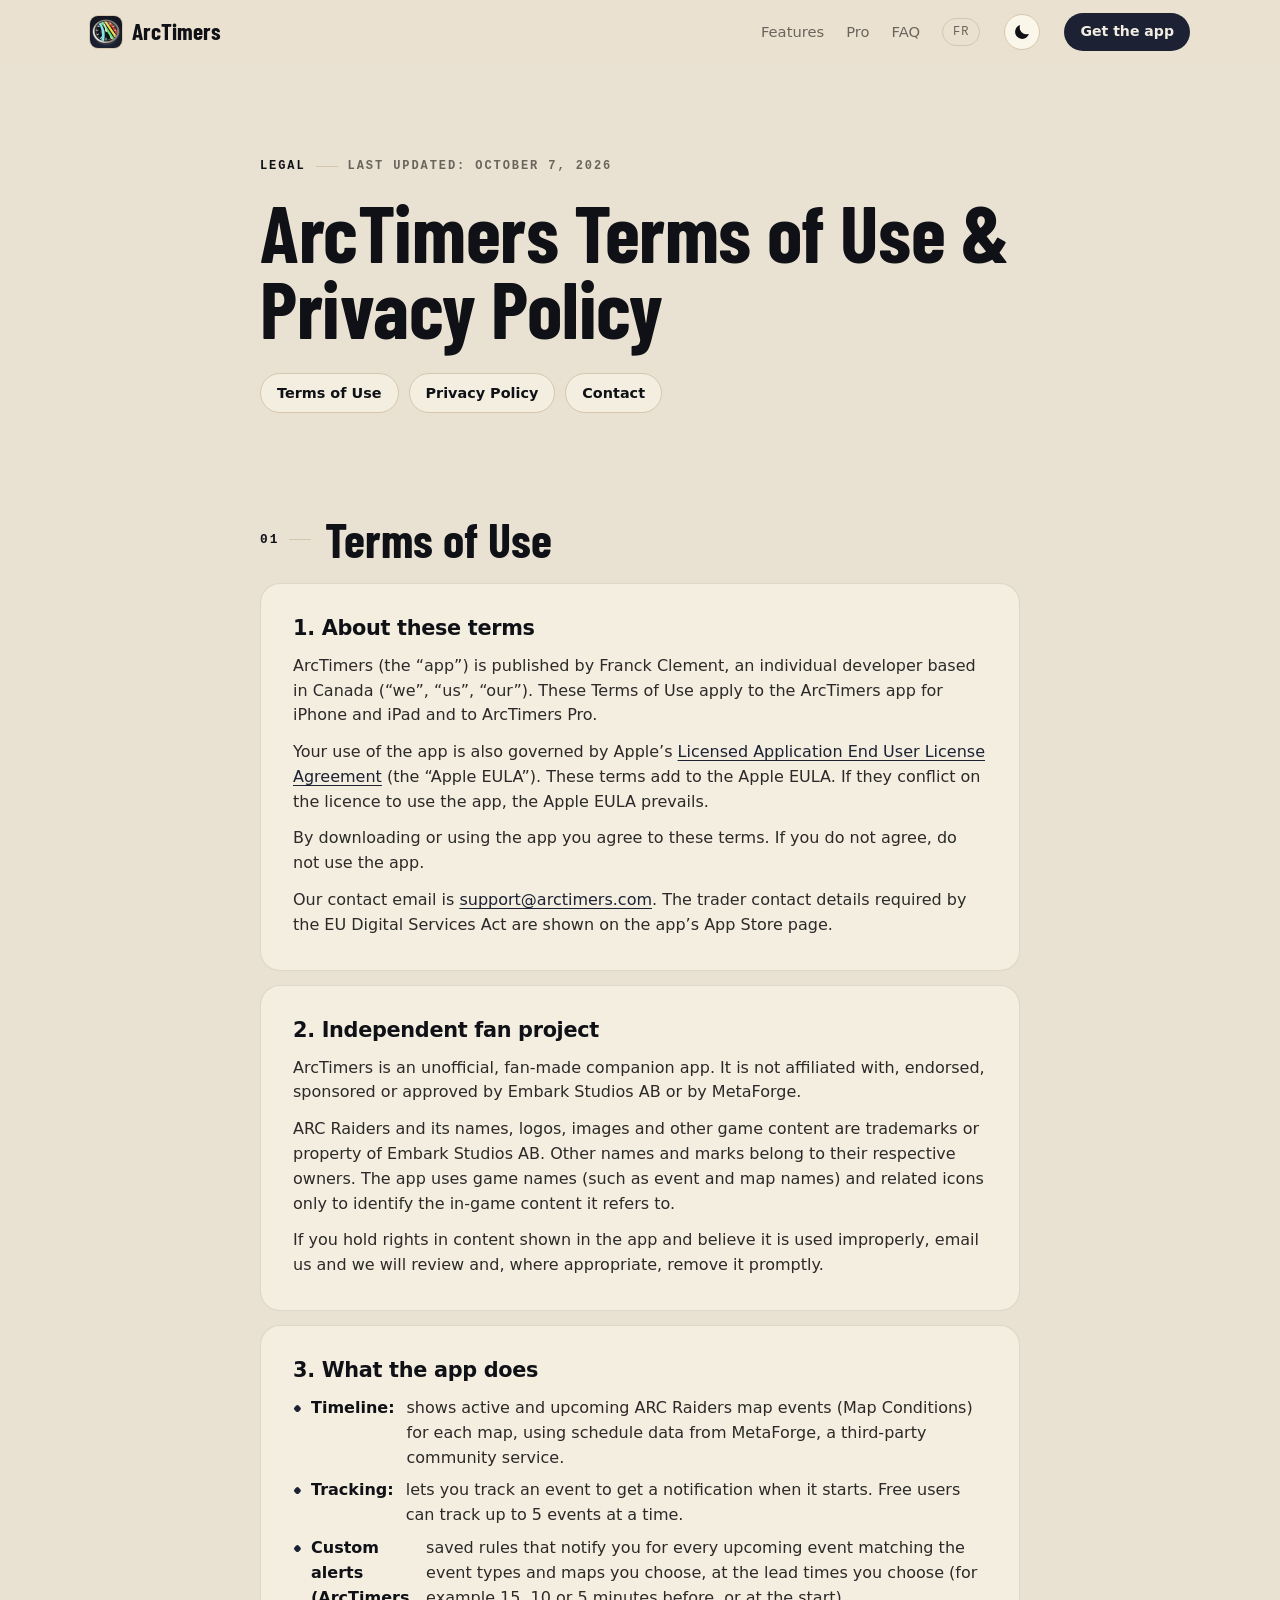
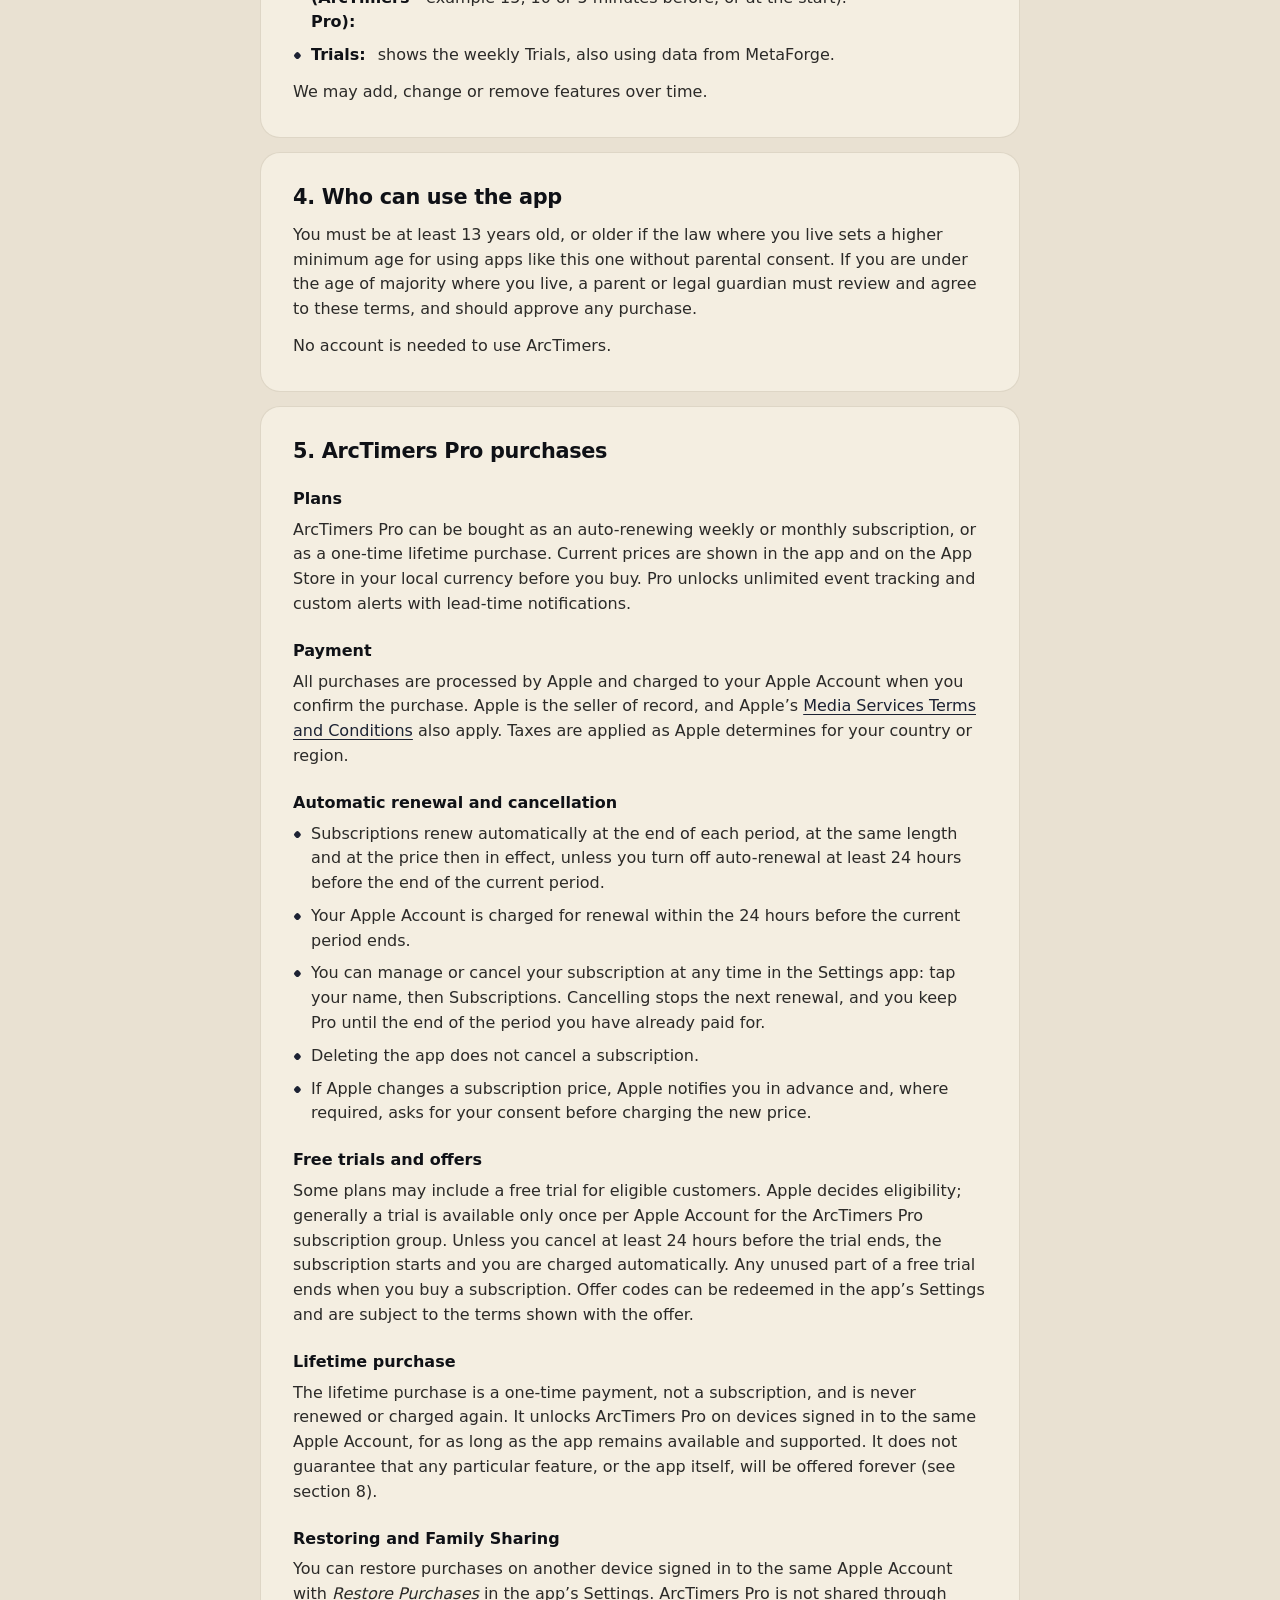
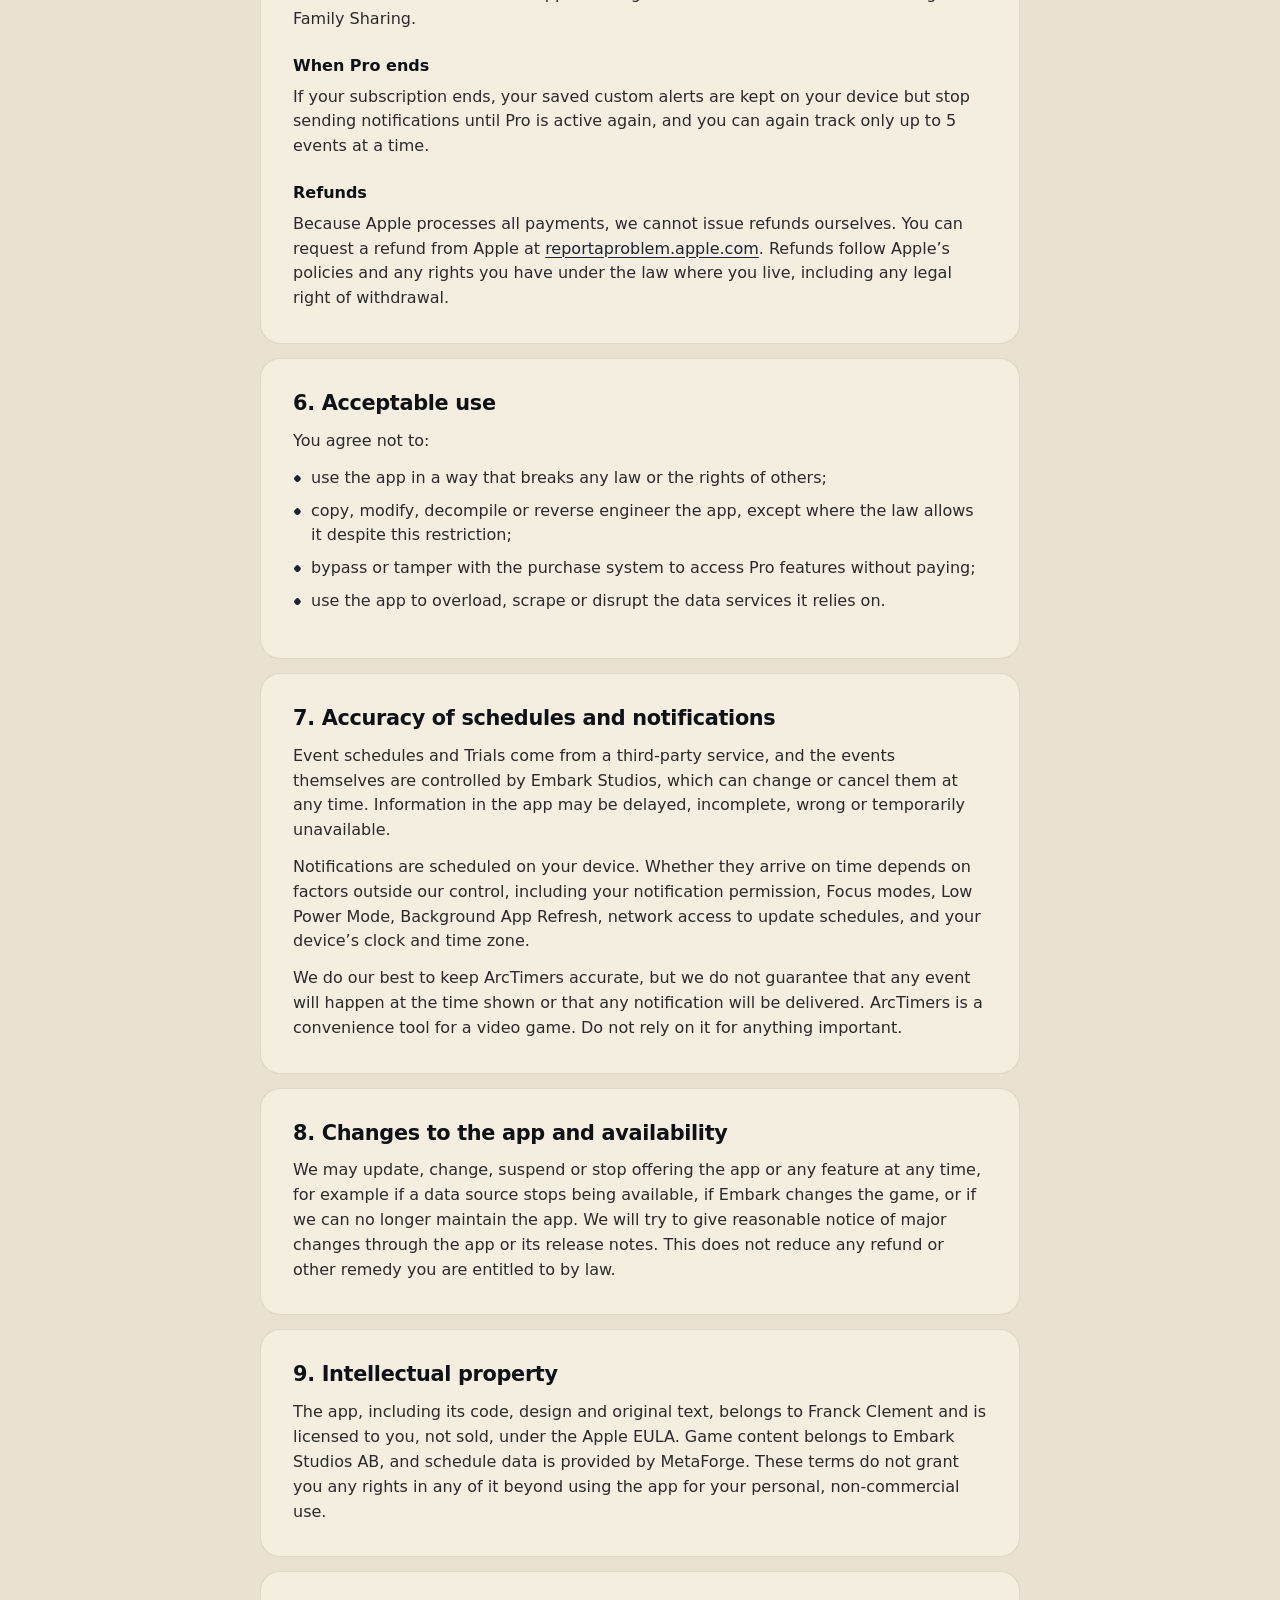
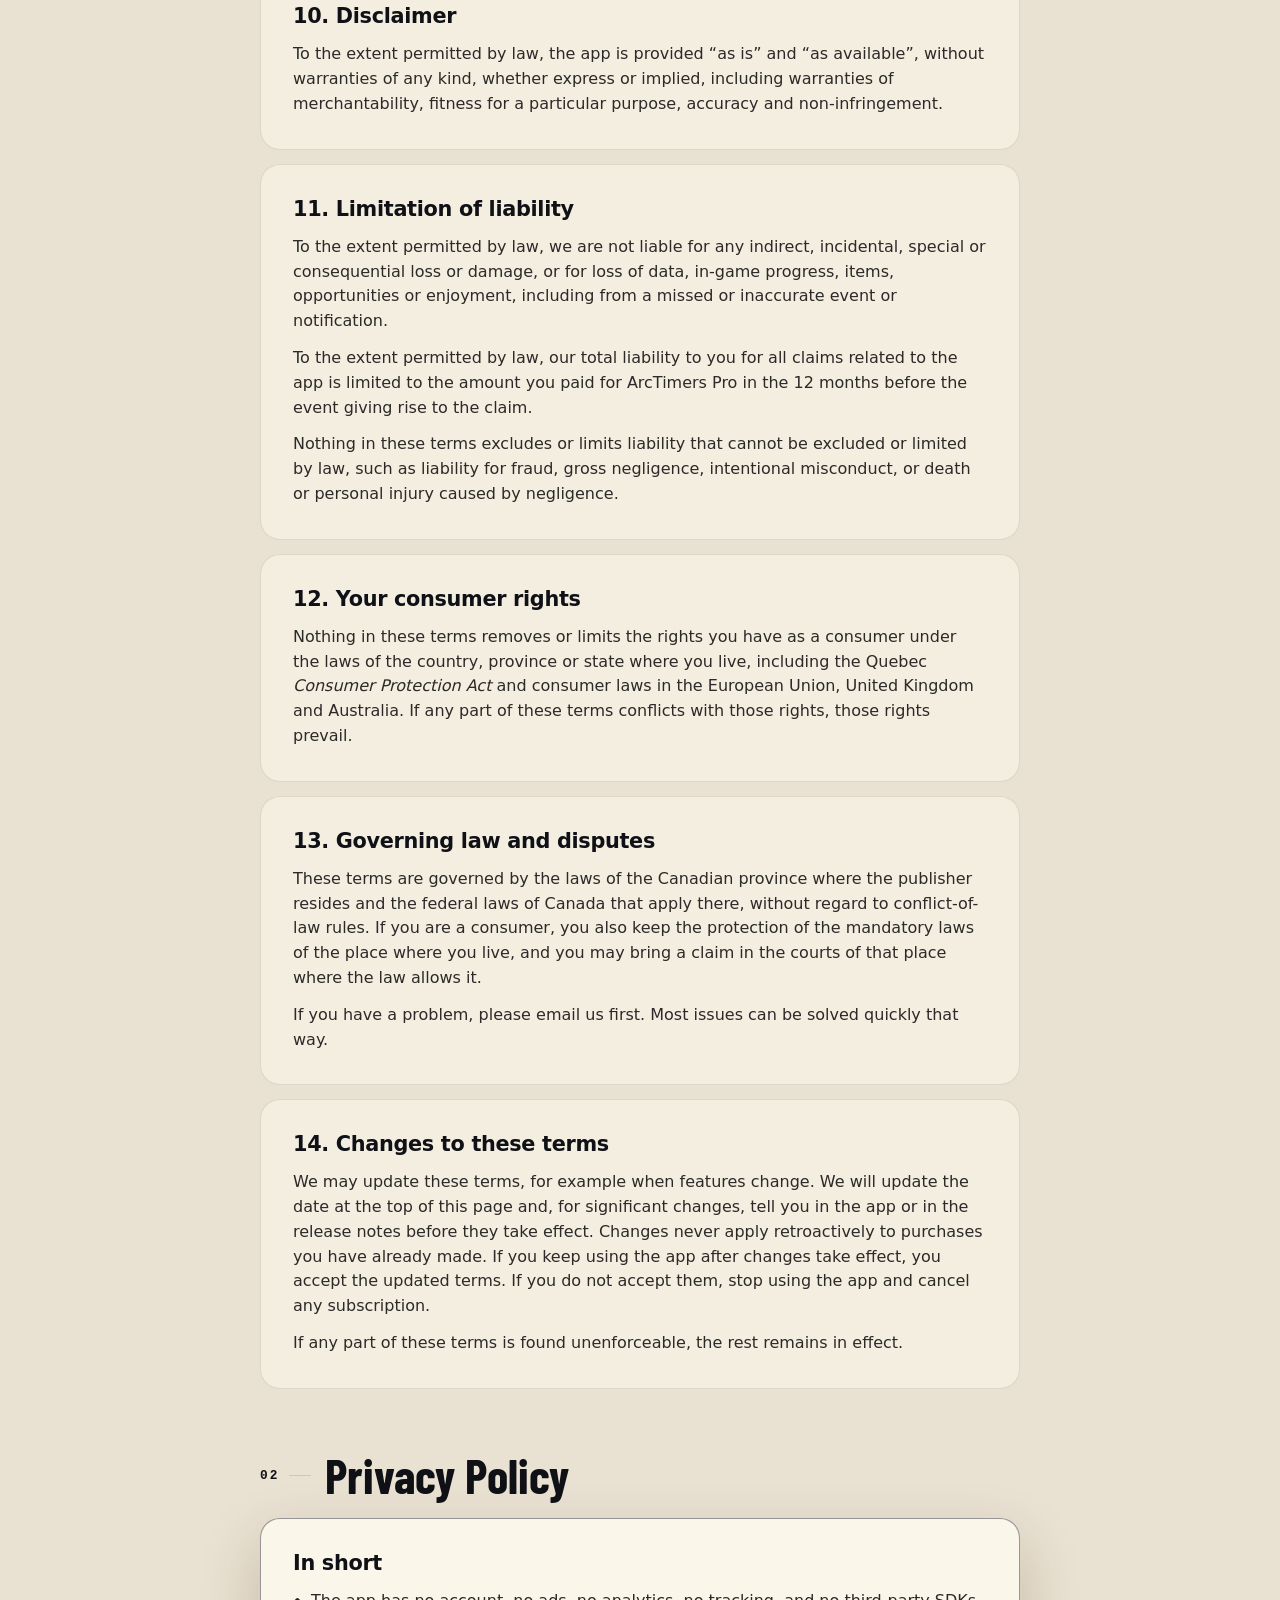
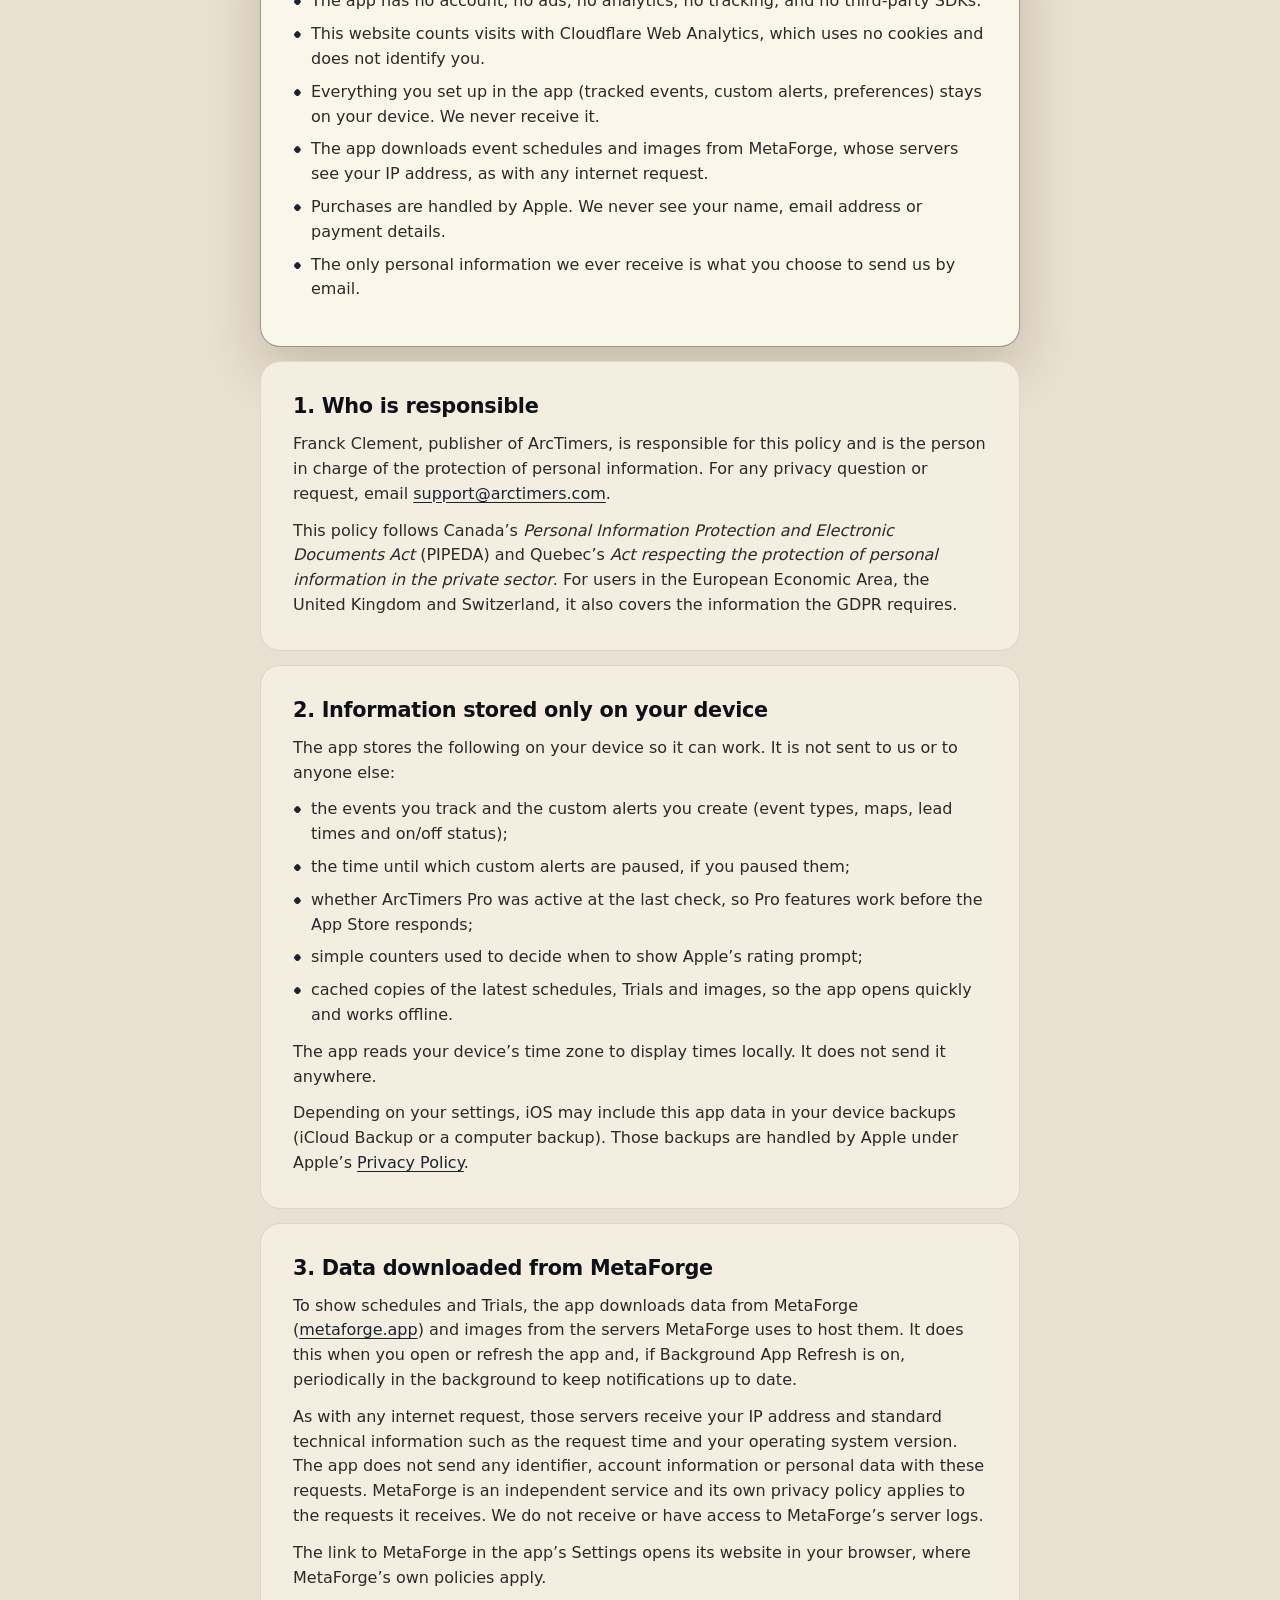
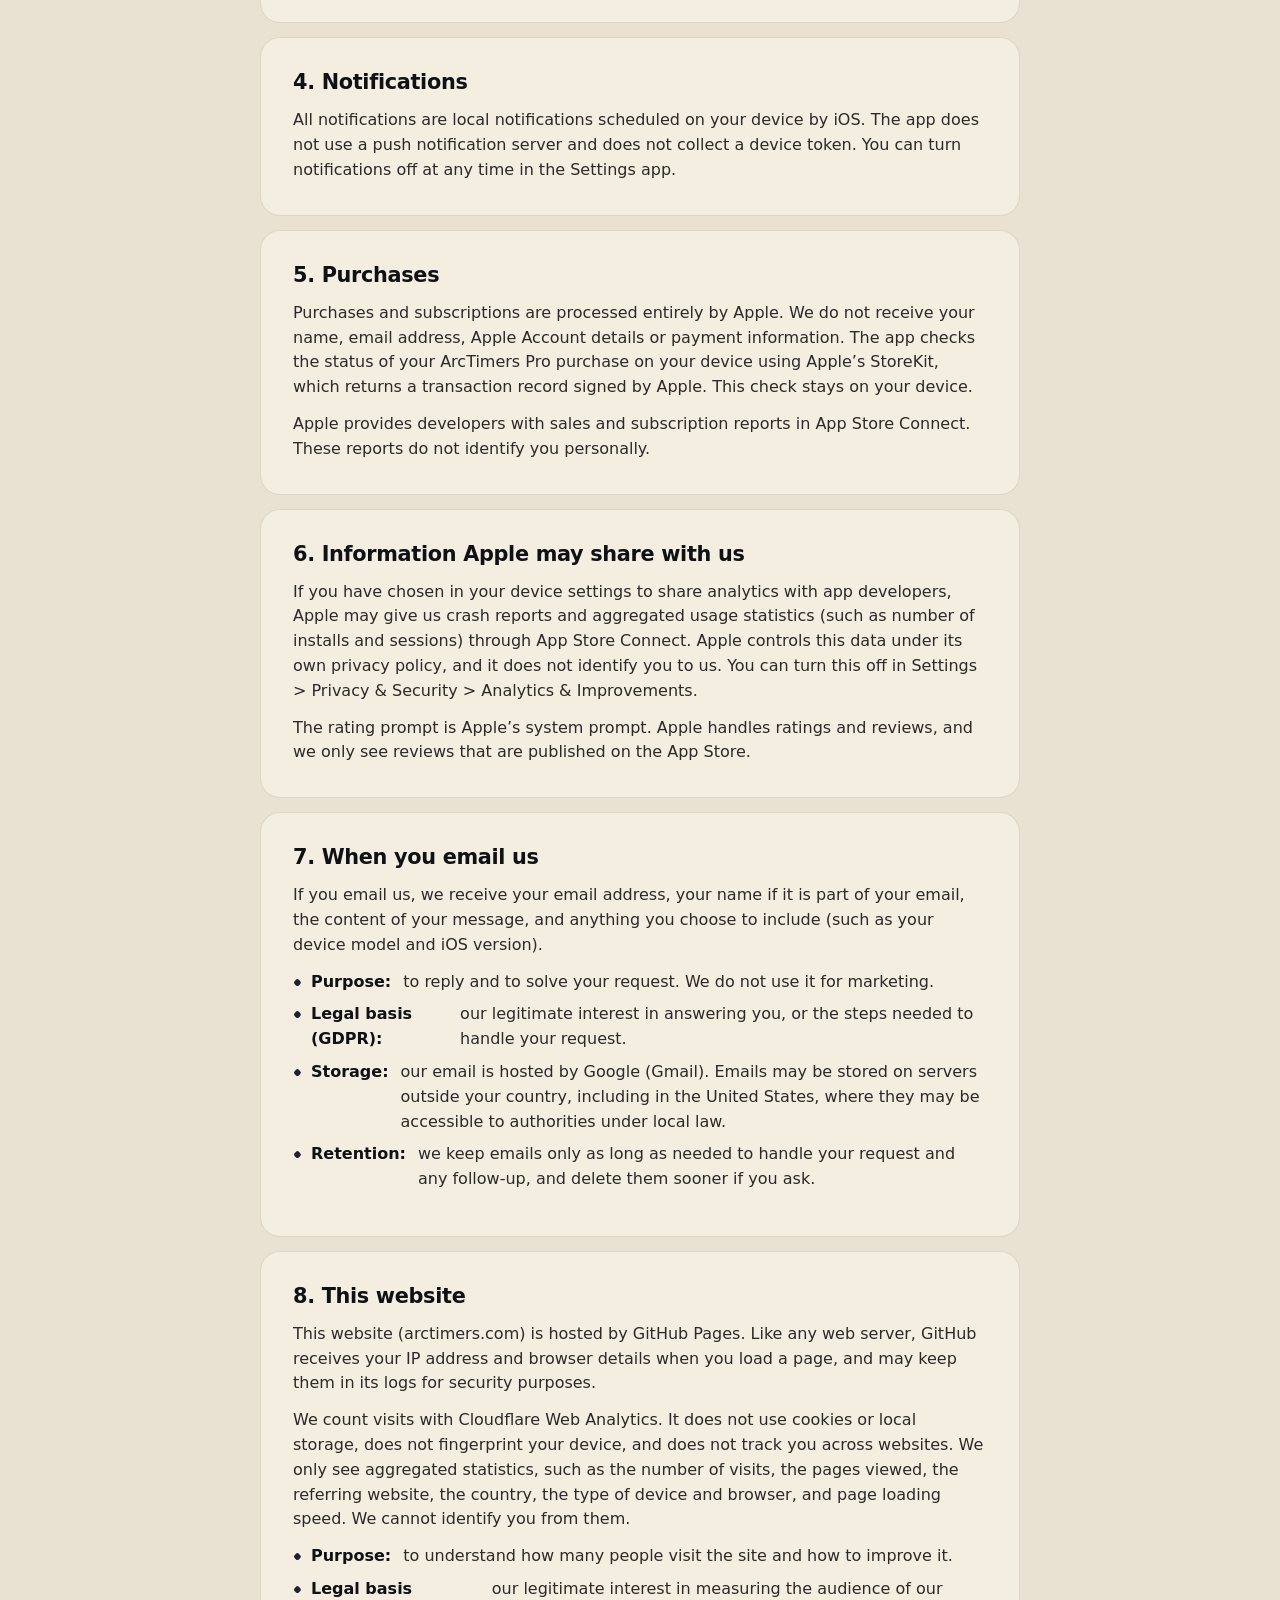
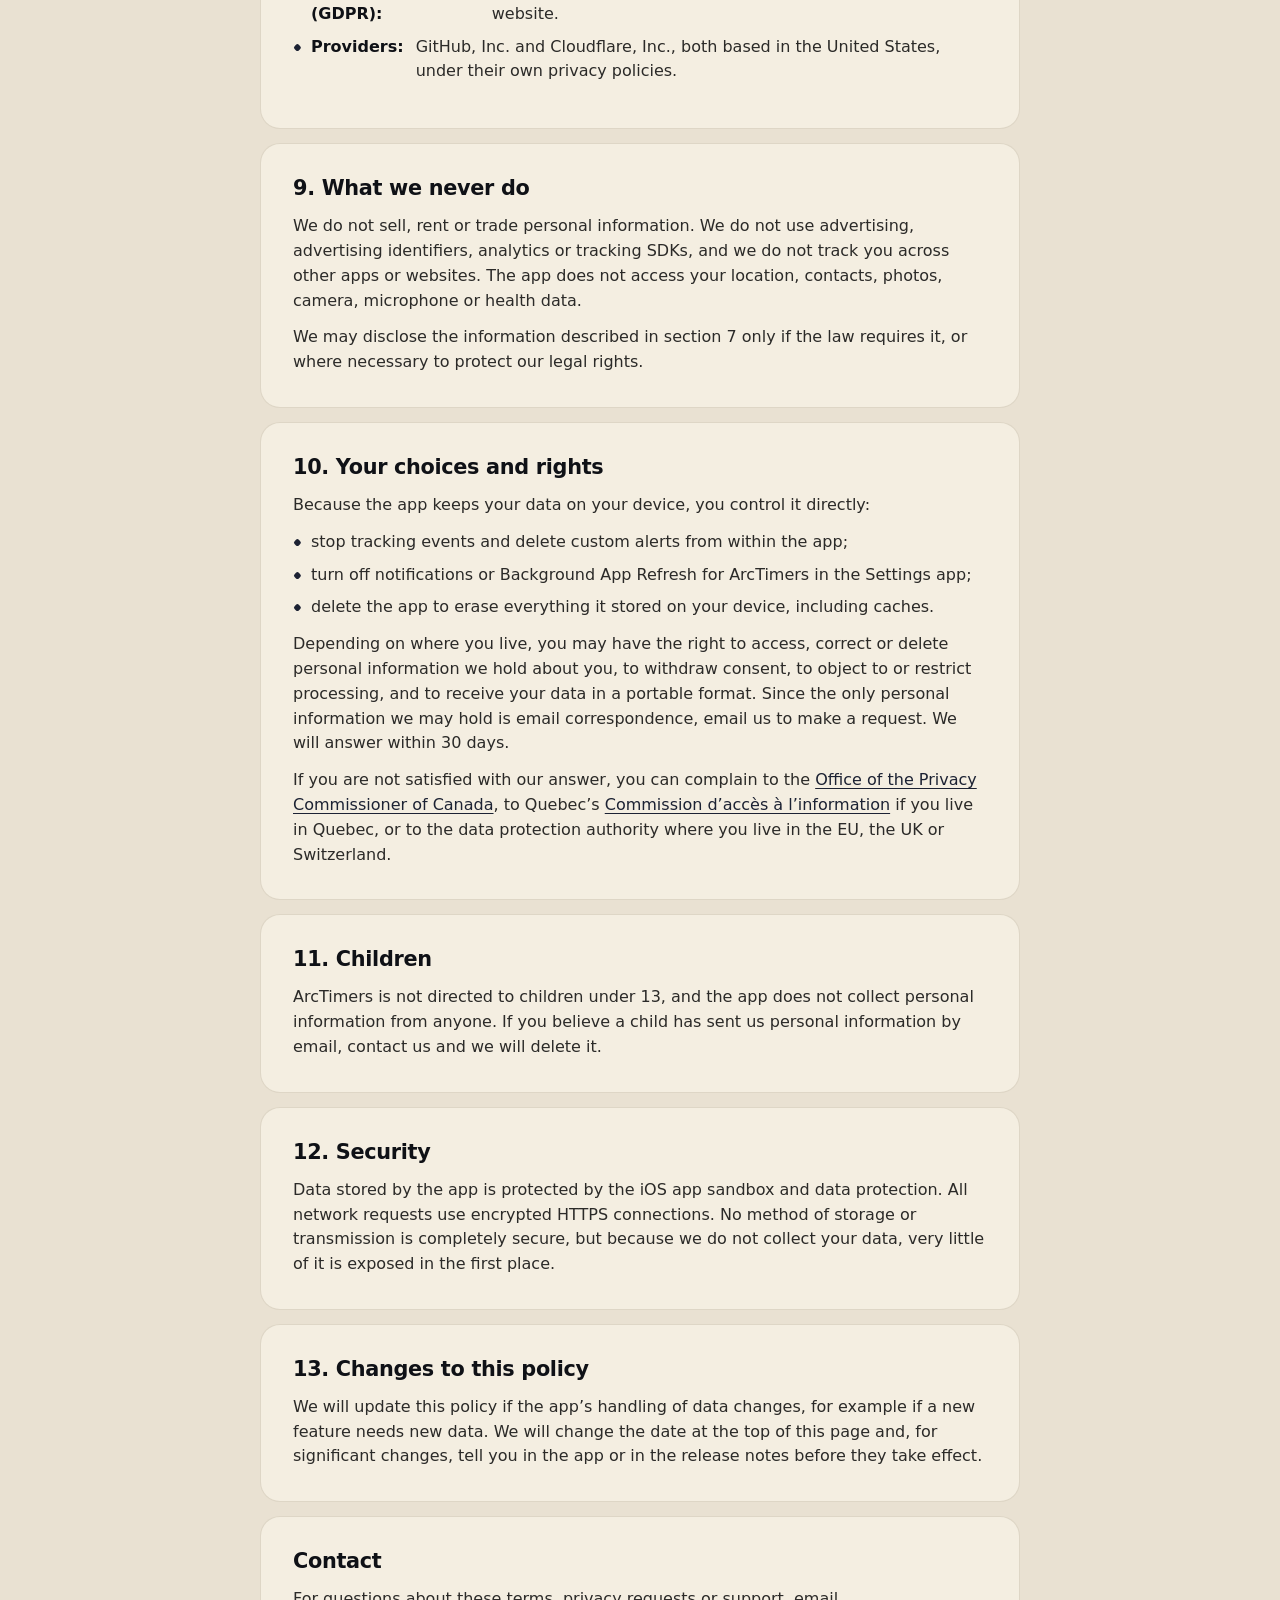
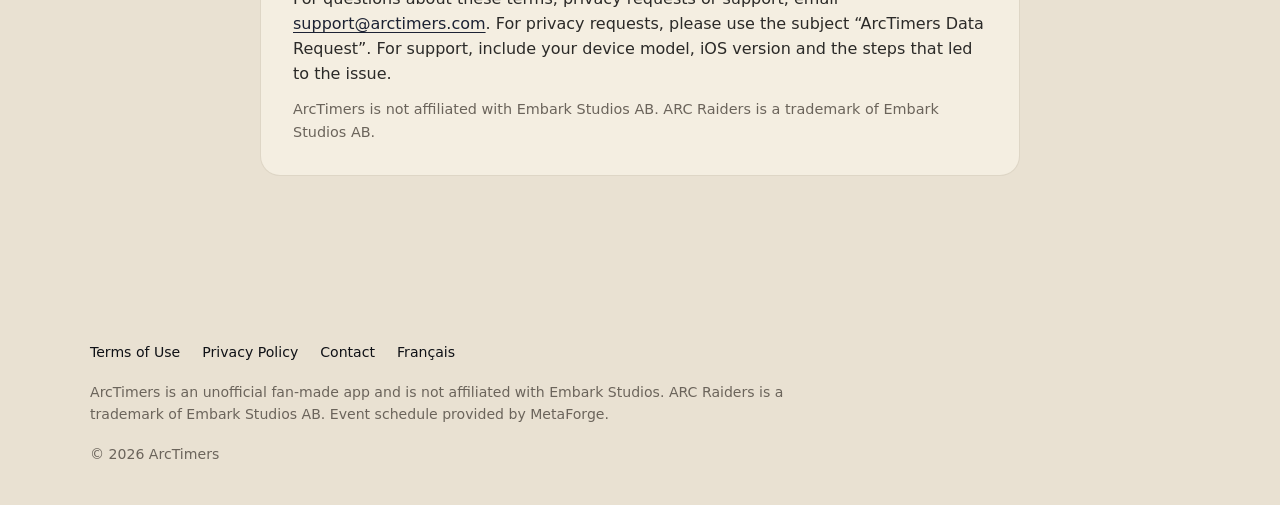
<file: legal/index.html>
<!DOCTYPE html>
<html lang="en" class="no-js">
<head>
    <meta charset="UTF-8" />
    <meta name="viewport" content="width=device-width, initial-scale=1, viewport-fit=cover" />
    <meta name="theme-color" content="#e9e1d2" media="(prefers-color-scheme: light)" />
    <meta name="theme-color" content="#0f1116" media="(prefers-color-scheme: dark)" />
    <script>try { const t = localStorage.getItem("theme"); if (t === "light" || t === "dark") document.documentElement.dataset.theme = t; } catch (e) {}</script>
    <link rel="icon" type="image/png" href="../assets/img/favicon.png" />
    <title>ArcTimers Terms & Privacy</title>
    <link rel="canonical" href="https://arctimers.com/legal/" />
    <link rel="alternate" hreflang="en" href="https://arctimers.com/legal/" />
    <link rel="alternate" hreflang="fr" href="https://arctimers.com/fr/legal/" />
    <link rel="apple-touch-icon" href="../assets/img/apple-touch-icon.png" />
    <link rel="preload" href="../assets/fonts/BarlowCondensed-Bold.ttf" as="font" type="font/ttf" crossorigin />
    <link rel="stylesheet" href="../assets/site.css" />
    <script defer src="../assets/site.js"></script>
</head>
<body>
    <a class="skip" href="#main">Skip to content</a>

    <header class="site-header">
        <div class="wrap">
            <a class="brand" href="../" aria-label="ArcTimers home">
                <img src="../assets/img/icon.png" alt="ArcTimers app icon" width="32" height="32" />
                ArcTimers
            </a>
            <nav class="site-nav" aria-label="Main">
                <a href="../#features">Features</a>
                <a href="../#pro">Pro</a>
                <a href="../#faq">FAQ</a>
                <a class="lang" href="../fr/legal/" hreflang="fr" lang="fr">FR</a>
            </nav>
            <button class="theme-toggle" type="button" aria-label="Switch to dark mode" data-label-dark="Switch to dark mode" data-label-light="Switch to light mode"><svg class="sun" viewBox="0 0 24 24" fill="none" stroke="currentColor" stroke-width="2" stroke-linecap="round" aria-hidden="true"><circle cx="12" cy="12" r="4.2"/><path d="M12 2.5v2.2M12 19.3v2.2M2.5 12h2.2M19.3 12h2.2M5.3 5.3l1.6 1.6M17.1 17.1l1.6 1.6M5.3 18.7l1.6-1.6M17.1 6.9l1.6-1.6"/></svg><svg class="moon" viewBox="0 0 24 24" fill="currentColor" aria-hidden="true"><path d="M20.2 14.6A8.6 8.6 0 0 1 9.4 3.8a.6.6 0 0 0-.8-.7A9.4 9.4 0 1 0 20.9 15.4a.6.6 0 0 0-.7-.8z"/></svg></button>
            <a class="btn btn-accent" href="https://apps.apple.com/app/apple-store/id6758253513?pt=120827598&amp;ct=website-header&amp;mt=8">Get the app</a>
        </div>
    </header>
    <nav class="mobile-nav" aria-label="Sections">
        <a href="../#features">Features</a>
        <a href="../#pro">Pro</a>
        <a href="../#faq">FAQ</a>
    </nav>

    <main id="main" class="legal">
        <div class="legal-hero">
            <span class="kicker"><b>Legal</b><span class="dash"></span>Last updated: October 7, 2026</span>
            <h1>ArcTimers Terms of Use &amp; Privacy Policy</h1>
            <nav class="legal-tabs" aria-label="Legal">
                <a href="#terms">Terms of Use</a>
                <a href="#privacy">Privacy Policy</a>
                <a href="#contact">Contact</a>
            </nav>
        </div>
        <h2 class="part-title" id="terms"><span class="kicker"><b>01</b><span class="dash"></span></span>Terms of Use</h2>

        <section>
            <h2>1. About these terms</h2>
            <p>ArcTimers (the “app”) is published by Franck Clement, an individual developer based in Canada (“we”, “us”, “our”). These Terms of Use apply to the ArcTimers app for iPhone and iPad and to ArcTimers Pro.</p>
            <p>Your use of the app is also governed by Apple’s <a href="https://www.apple.com/legal/internet-services/itunes/dev/stdeula/">Licensed Application End User License Agreement</a> (the “Apple EULA”). These terms add to the Apple EULA. If they conflict on the licence to use the app, the Apple EULA prevails.</p>
            <p>By downloading or using the app you agree to these terms. If you do not agree, do not use the app.</p>
            <p>Our contact email is <a href="mailto:support@arctimers.com">support@arctimers.com</a>. The trader contact details required by the EU Digital Services Act are shown on the app’s App Store page.</p>
        </section>

        <section>
            <h2>2. Independent fan project</h2>
            <p>ArcTimers is an unofficial, fan-made companion app. It is not affiliated with, endorsed, sponsored or approved by Embark Studios AB or by MetaForge.</p>
            <p>ARC Raiders and its names, logos, images and other game content are trademarks or property of Embark Studios AB. Other names and marks belong to their respective owners. The app uses game names (such as event and map names) and related icons only to identify the in-game content it refers to.</p>
            <p>If you hold rights in content shown in the app and believe it is used improperly, email us and we will review and, where appropriate, remove it promptly.</p>
        </section>

        <section>
            <h2>3. What the app does</h2>
            <ul>
                <li><strong>Timeline:</strong> shows active and upcoming ARC Raiders map events (Map Conditions) for each map, using schedule data from MetaForge, a third-party community service.</li>
                <li><strong>Tracking:</strong> lets you track an event to get a notification when it starts. Free users can track up to 5 events at a time.</li>
                <li><strong>Custom alerts (ArcTimers Pro):</strong> saved rules that notify you for every upcoming event matching the event types and maps you choose, at the lead times you choose (for example 15, 10 or 5 minutes before, or at the start).</li>
                <li><strong>Trials:</strong> shows the weekly Trials, also using data from MetaForge.</li>
            </ul>
            <p>We may add, change or remove features over time.</p>
        </section>

        <section>
            <h2>4. Who can use the app</h2>
            <p>You must be at least 13 years old, or older if the law where you live sets a higher minimum age for using apps like this one without parental consent. If you are under the age of majority where you live, a parent or legal guardian must review and agree to these terms, and should approve any purchase.</p>
            <p>No account is needed to use ArcTimers.</p>
        </section>

        <section>
            <h2>5. ArcTimers Pro purchases</h2>
            <h3>Plans</h3>
            <p>ArcTimers Pro can be bought as an auto-renewing weekly or monthly subscription, or as a one-time lifetime purchase. Current prices are shown in the app and on the App Store in your local currency before you buy. Pro unlocks unlimited event tracking and custom alerts with lead-time notifications.</p>

            <h3>Payment</h3>
            <p>All purchases are processed by Apple and charged to your Apple Account when you confirm the purchase. Apple is the seller of record, and Apple’s <a href="https://www.apple.com/legal/internet-services/itunes/">Media Services Terms and Conditions</a> also apply. Taxes are applied as Apple determines for your country or region.</p>

            <h3>Automatic renewal and cancellation</h3>
            <ul>
                <li>Subscriptions renew automatically at the end of each period, at the same length and at the price then in effect, unless you turn off auto-renewal at least 24 hours before the end of the current period.</li>
                <li>Your Apple Account is charged for renewal within the 24 hours before the current period ends.</li>
                <li>You can manage or cancel your subscription at any time in the Settings app: tap your name, then Subscriptions. Cancelling stops the next renewal, and you keep Pro until the end of the period you have already paid for.</li>
                <li>Deleting the app does not cancel a subscription.</li>
                <li>If Apple changes a subscription price, Apple notifies you in advance and, where required, asks for your consent before charging the new price.</li>
            </ul>

            <h3>Free trials and offers</h3>
            <p>Some plans may include a free trial for eligible customers. Apple decides eligibility; generally a trial is available only once per Apple Account for the ArcTimers Pro subscription group. Unless you cancel at least 24 hours before the trial ends, the subscription starts and you are charged automatically. Any unused part of a free trial ends when you buy a subscription. Offer codes can be redeemed in the app’s Settings and are subject to the terms shown with the offer.</p>

            <h3>Lifetime purchase</h3>
            <p>The lifetime purchase is a one-time payment, not a subscription, and is never renewed or charged again. It unlocks ArcTimers Pro on devices signed in to the same Apple Account, for as long as the app remains available and supported. It does not guarantee that any particular feature, or the app itself, will be offered forever (see section 8).</p>

            <h3>Restoring and Family Sharing</h3>
            <p>You can restore purchases on another device signed in to the same Apple Account with <em>Restore Purchases</em> in the app’s Settings. ArcTimers Pro is not shared through Family Sharing.</p>

            <h3>When Pro ends</h3>
            <p>If your subscription ends, your saved custom alerts are kept on your device but stop sending notifications until Pro is active again, and you can again track only up to 5 events at a time.</p>

            <h3>Refunds</h3>
            <p>Because Apple processes all payments, we cannot issue refunds ourselves. You can request a refund from Apple at <a href="https://reportaproblem.apple.com">reportaproblem.apple.com</a>. Refunds follow Apple’s policies and any rights you have under the law where you live, including any legal right of withdrawal.</p>
        </section>

        <section>
            <h2>6. Acceptable use</h2>
            <p>You agree not to:</p>
            <ul>
                <li>use the app in a way that breaks any law or the rights of others;</li>
                <li>copy, modify, decompile or reverse engineer the app, except where the law allows it despite this restriction;</li>
                <li>bypass or tamper with the purchase system to access Pro features without paying;</li>
                <li>use the app to overload, scrape or disrupt the data services it relies on.</li>
            </ul>
        </section>

        <section>
            <h2>7. Accuracy of schedules and notifications</h2>
            <p>Event schedules and Trials come from a third-party service, and the events themselves are controlled by Embark Studios, which can change or cancel them at any time. Information in the app may be delayed, incomplete, wrong or temporarily unavailable.</p>
            <p>Notifications are scheduled on your device. Whether they arrive on time depends on factors outside our control, including your notification permission, Focus modes, Low Power Mode, Background App Refresh, network access to update schedules, and your device’s clock and time zone.</p>
            <p>We do our best to keep ArcTimers accurate, but we do not guarantee that any event will happen at the time shown or that any notification will be delivered. ArcTimers is a convenience tool for a video game. Do not rely on it for anything important.</p>
        </section>

        <section>
            <h2>8. Changes to the app and availability</h2>
            <p>We may update, change, suspend or stop offering the app or any feature at any time, for example if a data source stops being available, if Embark changes the game, or if we can no longer maintain the app. We will try to give reasonable notice of major changes through the app or its release notes. This does not reduce any refund or other remedy you are entitled to by law.</p>
        </section>

        <section>
            <h2>9. Intellectual property</h2>
            <p>The app, including its code, design and original text, belongs to Franck Clement and is licensed to you, not sold, under the Apple EULA. Game content belongs to Embark Studios AB, and schedule data is provided by MetaForge. These terms do not grant you any rights in any of it beyond using the app for your personal, non-commercial use.</p>
        </section>

        <section>
            <h2>10. Disclaimer</h2>
            <p>To the extent permitted by law, the app is provided “as is” and “as available”, without warranties of any kind, whether express or implied, including warranties of merchantability, fitness for a particular purpose, accuracy and non-infringement.</p>
        </section>

        <section>
            <h2>11. Limitation of liability</h2>
            <p>To the extent permitted by law, we are not liable for any indirect, incidental, special or consequential loss or damage, or for loss of data, in-game progress, items, opportunities or enjoyment, including from a missed or inaccurate event or notification.</p>
            <p>To the extent permitted by law, our total liability to you for all claims related to the app is limited to the amount you paid for ArcTimers Pro in the 12 months before the event giving rise to the claim.</p>
            <p>Nothing in these terms excludes or limits liability that cannot be excluded or limited by law, such as liability for fraud, gross negligence, intentional misconduct, or death or personal injury caused by negligence.</p>
        </section>

        <section>
            <h2>12. Your consumer rights</h2>
            <p>Nothing in these terms removes or limits the rights you have as a consumer under the laws of the country, province or state where you live, including the Quebec <em>Consumer Protection Act</em> and consumer laws in the European Union, United Kingdom and Australia. If any part of these terms conflicts with those rights, those rights prevail.</p>
        </section>

        <section>
            <h2>13. Governing law and disputes</h2>
            <p>These terms are governed by the laws of the Canadian province where the publisher resides and the federal laws of Canada that apply there, without regard to conflict-of-law rules. If you are a consumer, you also keep the protection of the mandatory laws of the place where you live, and you may bring a claim in the courts of that place where the law allows it.</p>
            <p>If you have a problem, please email us first. Most issues can be solved quickly that way.</p>
        </section>

        <section>
            <h2>14. Changes to these terms</h2>
            <p>We may update these terms, for example when features change. We will update the date at the top of this page and, for significant changes, tell you in the app or in the release notes before they take effect. Changes never apply retroactively to purchases you have already made. If you keep using the app after changes take effect, you accept the updated terms. If you do not accept them, stop using the app and cancel any subscription.</p>
            <p>If any part of these terms is found unenforceable, the rest remains in effect.</p>
        </section>

        <h2 class="part-title" id="privacy"><span class="kicker"><b>02</b><span class="dash"></span></span>Privacy Policy</h2>

        <section class="summary">
            <h2>In short</h2>
            <ul>
                <li>The app has no account, no ads, no analytics, no tracking, and no third-party SDKs.</li>
                <li>This website counts visits with Cloudflare Web Analytics, which uses no cookies and does not identify you.</li>
                <li>Everything you set up in the app (tracked events, custom alerts, preferences) stays on your device. We never receive it.</li>
                <li>The app downloads event schedules and images from MetaForge, whose servers see your IP address, as with any internet request.</li>
                <li>Purchases are handled by Apple. We never see your name, email address or payment details.</li>
                <li>The only personal information we ever receive is what you choose to send us by email.</li>
            </ul>
        </section>

        <section>
            <h2>1. Who is responsible</h2>
            <p>Franck Clement, publisher of ArcTimers, is responsible for this policy and is the person in charge of the protection of personal information. For any privacy question or request, email <a href="mailto:support@arctimers.com">support@arctimers.com</a>.</p>
            <p>This policy follows Canada’s <em>Personal Information Protection and Electronic Documents Act</em> (PIPEDA) and Quebec’s <em>Act respecting the protection of personal information in the private sector</em>. For users in the European Economic Area, the United Kingdom and Switzerland, it also covers the information the GDPR requires.</p>
        </section>

        <section>
            <h2>2. Information stored only on your device</h2>
            <p>The app stores the following on your device so it can work. It is not sent to us or to anyone else:</p>
            <ul>
                <li>the events you track and the custom alerts you create (event types, maps, lead times and on/off status);</li>
                <li>the time until which custom alerts are paused, if you paused them;</li>
                <li>whether ArcTimers Pro was active at the last check, so Pro features work before the App Store responds;</li>
                <li>simple counters used to decide when to show Apple’s rating prompt;</li>
                <li>cached copies of the latest schedules, Trials and images, so the app opens quickly and works offline.</li>
            </ul>
            <p>The app reads your device’s time zone to display times locally. It does not send it anywhere.</p>
            <p>Depending on your settings, iOS may include this app data in your device backups (iCloud Backup or a computer backup). Those backups are handled by Apple under Apple’s <a href="https://www.apple.com/legal/privacy/">Privacy Policy</a>.</p>
        </section>

        <section>
            <h2>3. Data downloaded from MetaForge</h2>
            <p>To show schedules and Trials, the app downloads data from MetaForge (<a href="https://metaforge.app">metaforge.app</a>) and images from the servers MetaForge uses to host them. It does this when you open or refresh the app and, if Background App Refresh is on, periodically in the background to keep notifications up to date.</p>
            <p>As with any internet request, those servers receive your IP address and standard technical information such as the request time and your operating system version. The app does not send any identifier, account information or personal data with these requests. MetaForge is an independent service and its own privacy policy applies to the requests it receives. We do not receive or have access to MetaForge’s server logs.</p>
            <p>The link to MetaForge in the app’s Settings opens its website in your browser, where MetaForge’s own policies apply.</p>
        </section>

        <section>
            <h2>4. Notifications</h2>
            <p>All notifications are local notifications scheduled on your device by iOS. The app does not use a push notification server and does not collect a device token. You can turn notifications off at any time in the Settings app.</p>
        </section>

        <section>
            <h2>5. Purchases</h2>
            <p>Purchases and subscriptions are processed entirely by Apple. We do not receive your name, email address, Apple Account details or payment information. The app checks the status of your ArcTimers Pro purchase on your device using Apple’s StoreKit, which returns a transaction record signed by Apple. This check stays on your device.</p>
            <p>Apple provides developers with sales and subscription reports in App Store Connect. These reports do not identify you personally.</p>
        </section>

        <section>
            <h2>6. Information Apple may share with us</h2>
            <p>If you have chosen in your device settings to share analytics with app developers, Apple may give us crash reports and aggregated usage statistics (such as number of installs and sessions) through App Store Connect. Apple controls this data under its own privacy policy, and it does not identify you to us. You can turn this off in Settings &gt; Privacy &amp; Security &gt; Analytics &amp; Improvements.</p>
            <p>The rating prompt is Apple’s system prompt. Apple handles ratings and reviews, and we only see reviews that are published on the App Store.</p>
        </section>

        <section>
            <h2>7. When you email us</h2>
            <p>If you email us, we receive your email address, your name if it is part of your email, the content of your message, and anything you choose to include (such as your device model and iOS version).</p>
            <ul>
                <li><strong>Purpose:</strong> to reply and to solve your request. We do not use it for marketing.</li>
                <li><strong>Legal basis (GDPR):</strong> our legitimate interest in answering you, or the steps needed to handle your request.</li>
                <li><strong>Storage:</strong> our email is hosted by Google (Gmail). Emails may be stored on servers outside your country, including in the United States, where they may be accessible to authorities under local law.</li>
                <li><strong>Retention:</strong> we keep emails only as long as needed to handle your request and any follow-up, and delete them sooner if you ask.</li>
            </ul>
        </section>

        <section>
            <h2>8. This website</h2>
            <p>This website (arctimers.com) is hosted by GitHub Pages. Like any web server, GitHub receives your IP address and browser details when you load a page, and may keep them in its logs for security purposes.</p>
            <p>We count visits with Cloudflare Web Analytics. It does not use cookies or local storage, does not fingerprint your device, and does not track you across websites. We only see aggregated statistics, such as the number of visits, the pages viewed, the referring website, the country, the type of device and browser, and page loading speed. We cannot identify you from them.</p>
            <ul>
                <li><strong>Purpose:</strong> to understand how many people visit the site and how to improve it.</li>
                <li><strong>Legal basis (GDPR):</strong> our legitimate interest in measuring the audience of our website.</li>
                <li><strong>Providers:</strong> GitHub, Inc. and Cloudflare, Inc., both based in the United States, under their own privacy policies.</li>
            </ul>
        </section>

        <section>
            <h2>9. What we never do</h2>
            <p>We do not sell, rent or trade personal information. We do not use advertising, advertising identifiers, analytics or tracking SDKs, and we do not track you across other apps or websites. The app does not access your location, contacts, photos, camera, microphone or health data.</p>
            <p>We may disclose the information described in section 7 only if the law requires it, or where necessary to protect our legal rights.</p>
        </section>

        <section>
            <h2>10. Your choices and rights</h2>
            <p>Because the app keeps your data on your device, you control it directly:</p>
            <ul>
                <li>stop tracking events and delete custom alerts from within the app;</li>
                <li>turn off notifications or Background App Refresh for ArcTimers in the Settings app;</li>
                <li>delete the app to erase everything it stored on your device, including caches.</li>
            </ul>
            <p>Depending on where you live, you may have the right to access, correct or delete personal information we hold about you, to withdraw consent, to object to or restrict processing, and to receive your data in a portable format. Since the only personal information we may hold is email correspondence, email us to make a request. We will answer within 30 days.</p>
            <p>If you are not satisfied with our answer, you can complain to the <a href="https://www.priv.gc.ca">Office of the Privacy Commissioner of Canada</a>, to Quebec’s <a href="https://www.cai.gouv.qc.ca">Commission d’accès à l’information</a> if you live in Quebec, or to the data protection authority where you live in the EU, the UK or Switzerland.</p>
        </section>

        <section>
            <h2>11. Children</h2>
            <p>ArcTimers is not directed to children under 13, and the app does not collect personal information from anyone. If you believe a child has sent us personal information by email, contact us and we will delete it.</p>
        </section>

        <section>
            <h2>12. Security</h2>
            <p>Data stored by the app is protected by the iOS app sandbox and data protection. All network requests use encrypted HTTPS connections. No method of storage or transmission is completely secure, but because we do not collect your data, very little of it is exposed in the first place.</p>
        </section>

        <section>
            <h2>13. Changes to this policy</h2>
            <p>We will update this policy if the app’s handling of data changes, for example if a new feature needs new data. We will change the date at the top of this page and, for significant changes, tell you in the app or in the release notes before they take effect.</p>
        </section>

        <section id="contact">
            <h2>Contact</h2>
            <p>For questions about these terms, privacy requests or support, email <a href="mailto:support@arctimers.com">support@arctimers.com</a>. For privacy requests, please use the subject “ArcTimers Data Request”. For support, include your device model, iOS version and the steps that led to the issue.</p>
            <p class="muted">ArcTimers is not affiliated with Embark Studios AB. ARC Raiders is a trademark of Embark Studios AB.</p>
        </section>
    </main>

    <footer class="site-footer">
        <div class="wrap">
            <nav aria-label="Footer">
                <a href="#terms">Terms of Use</a>
                <a href="#privacy">Privacy Policy</a>
                <a href="mailto:support@arctimers.com">Contact</a>
                <a href="../fr/legal/" hreflang="fr" lang="fr">Français</a>
            </nav>
            <p>ArcTimers is an unofficial fan-made app and is not affiliated with Embark Studios. ARC Raiders is a trademark of Embark Studios AB. Event schedule provided by MetaForge.</p>
            <p>© 2026 ArcTimers</p>
        </div>
    </footer>
    <!-- Cloudflare Web Analytics --><script type='module' src='https://static.cloudflareinsights.com/beacon.min.js' data-cf-beacon='{"token": "47f411f96e3e4d21b99a27da5f8b28dd"}'></script><!-- End Cloudflare Web Analytics -->
</body>
</html>
</file>
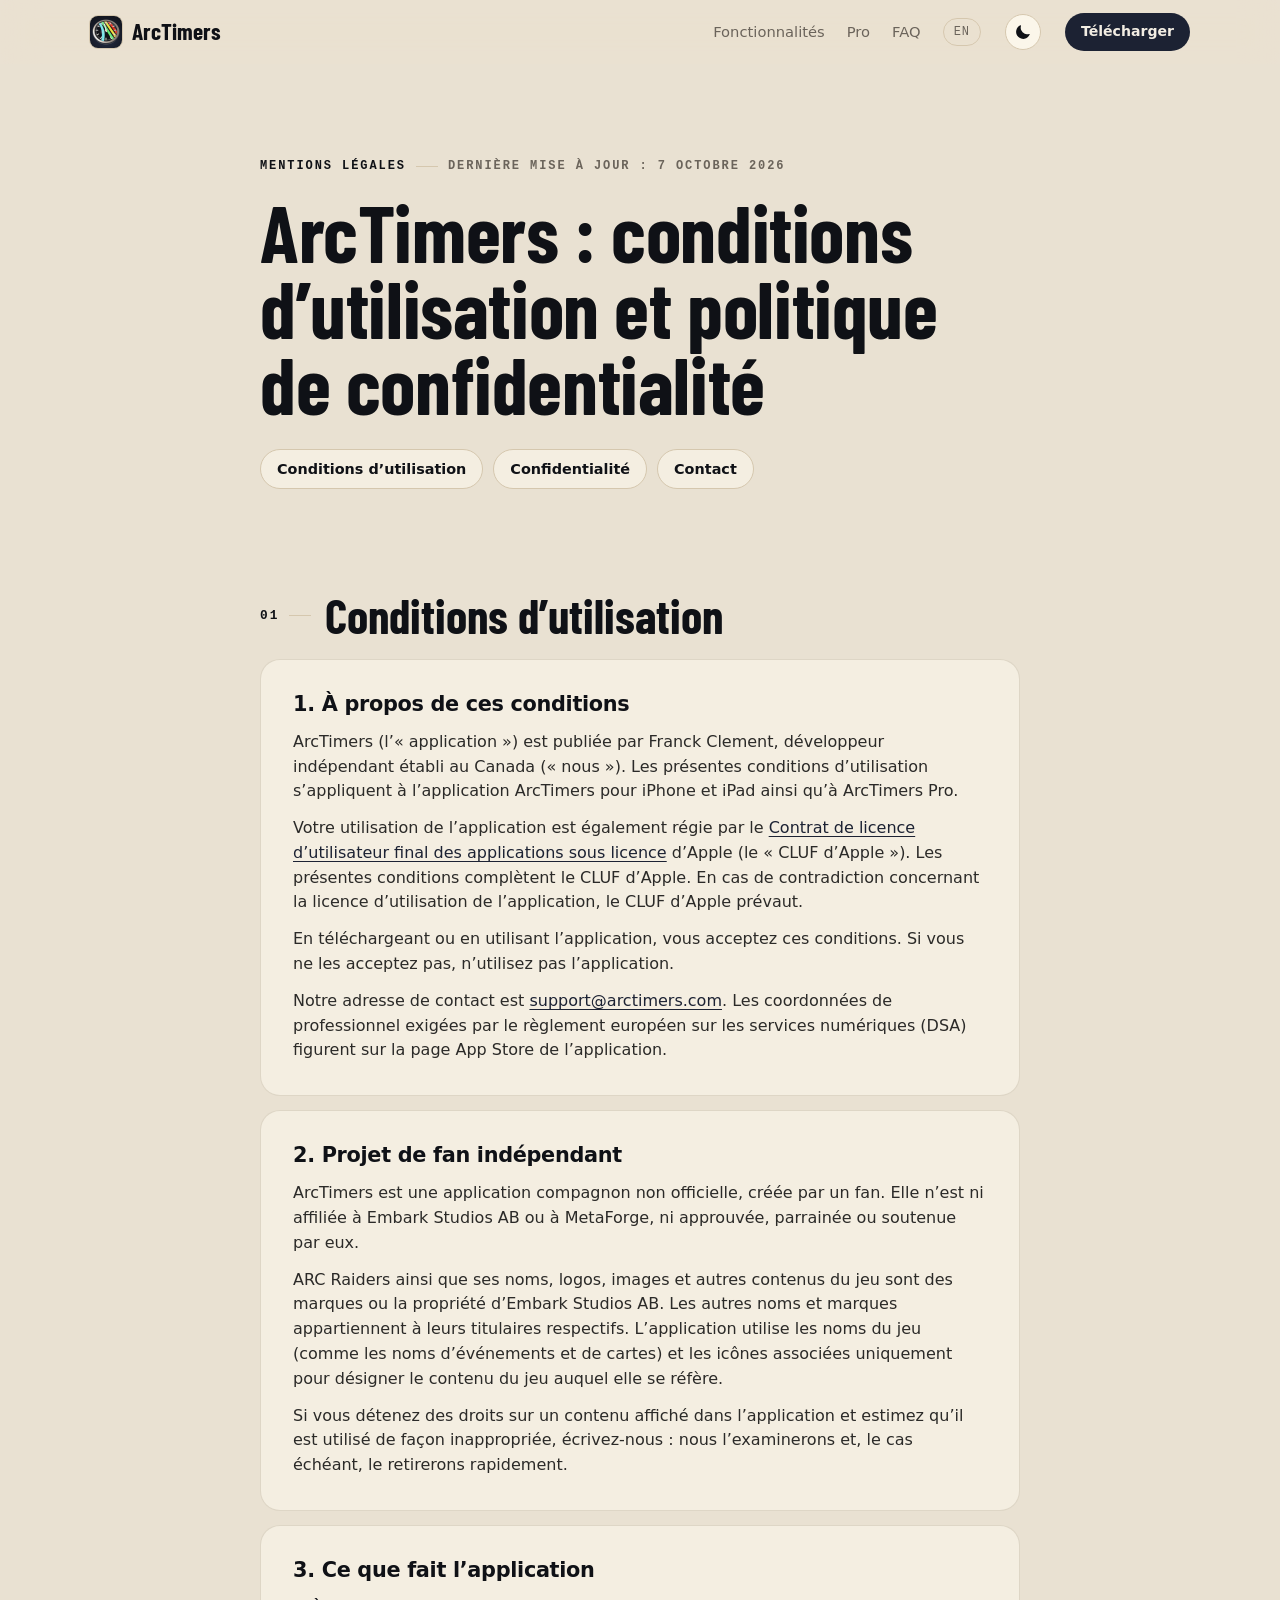
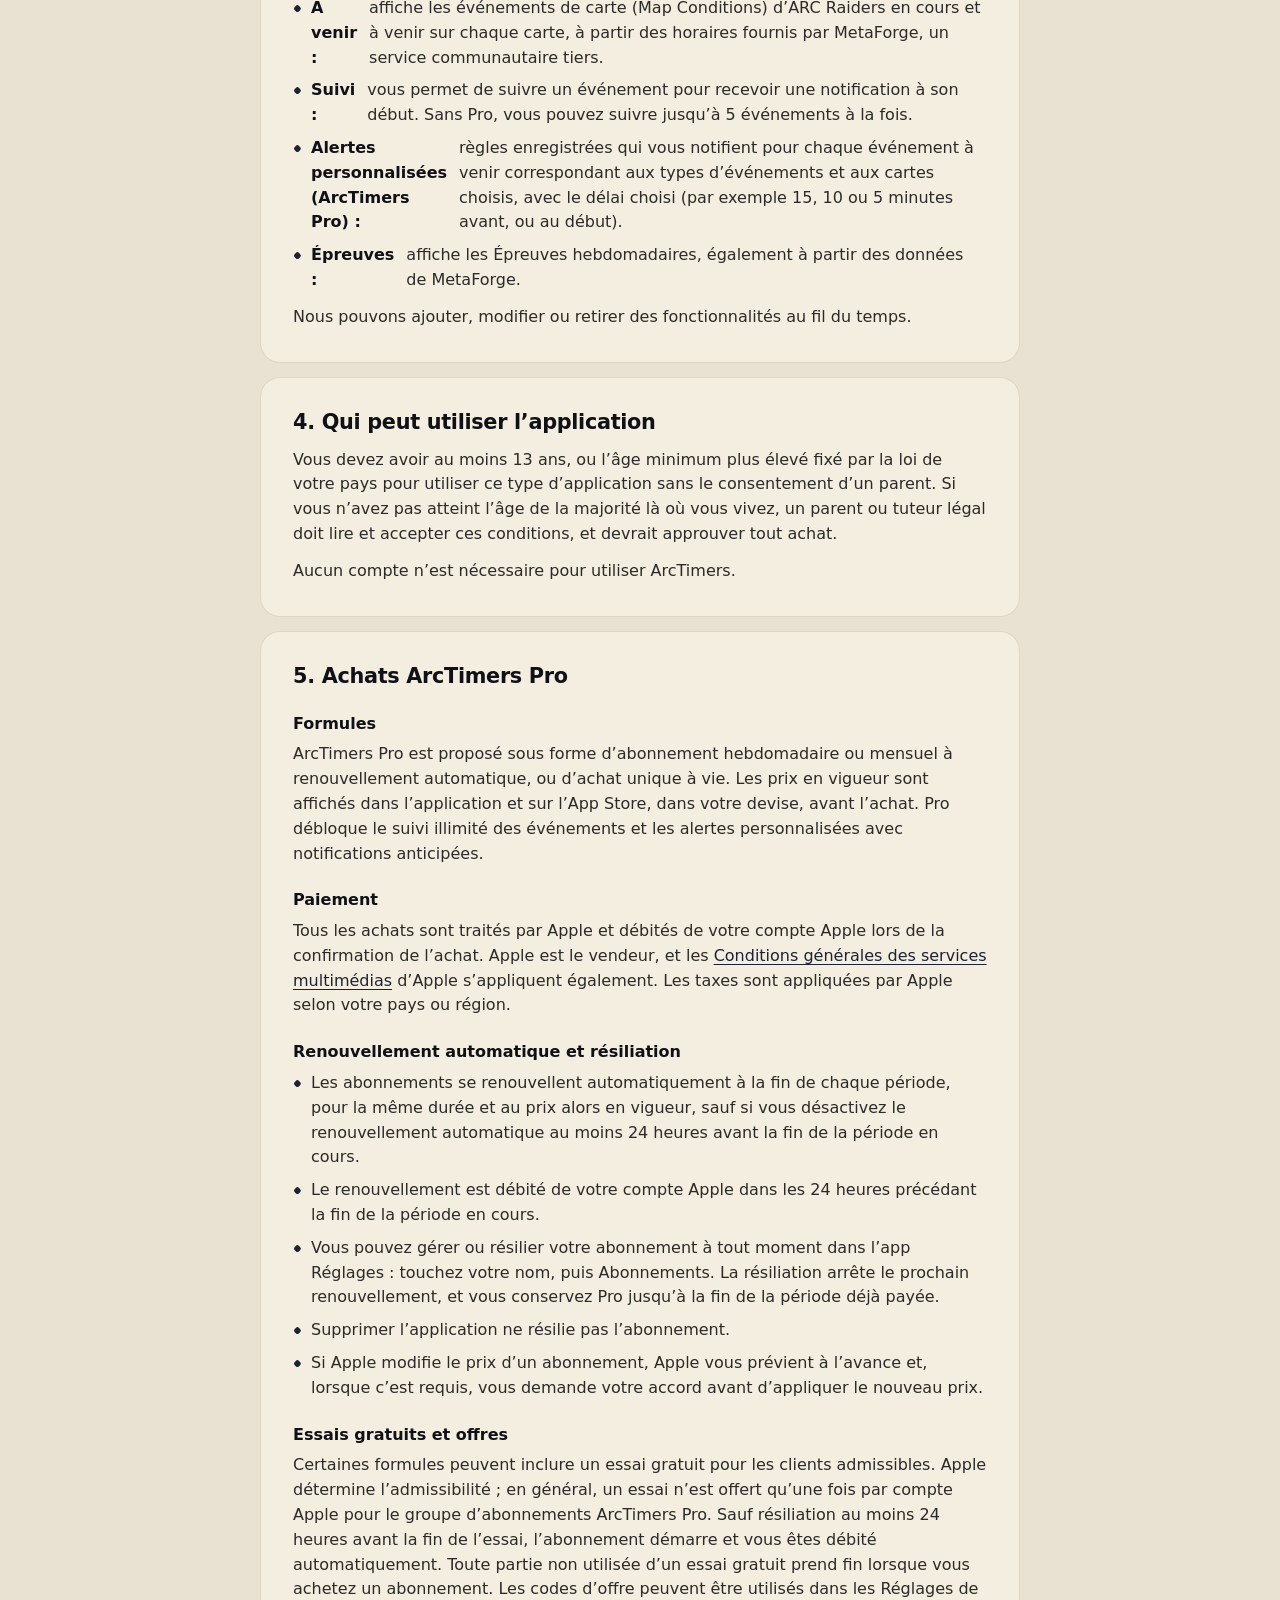
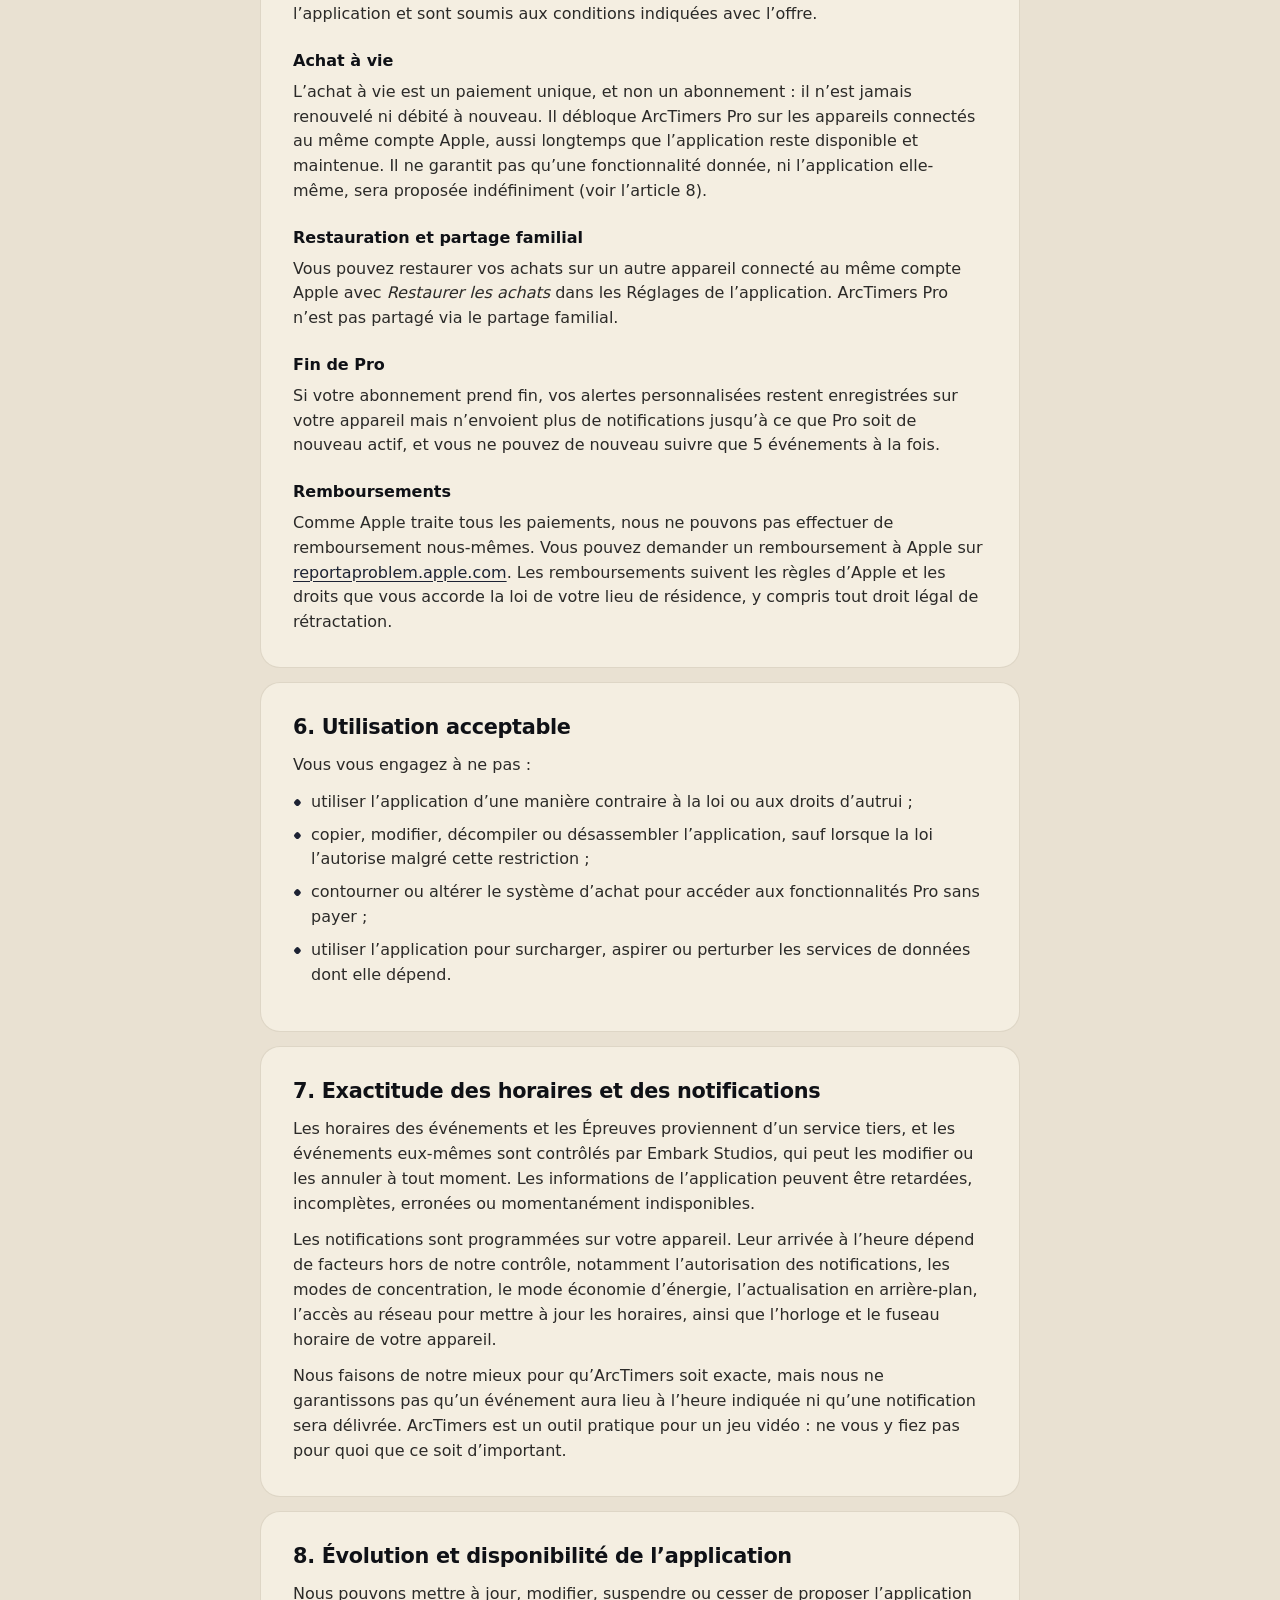
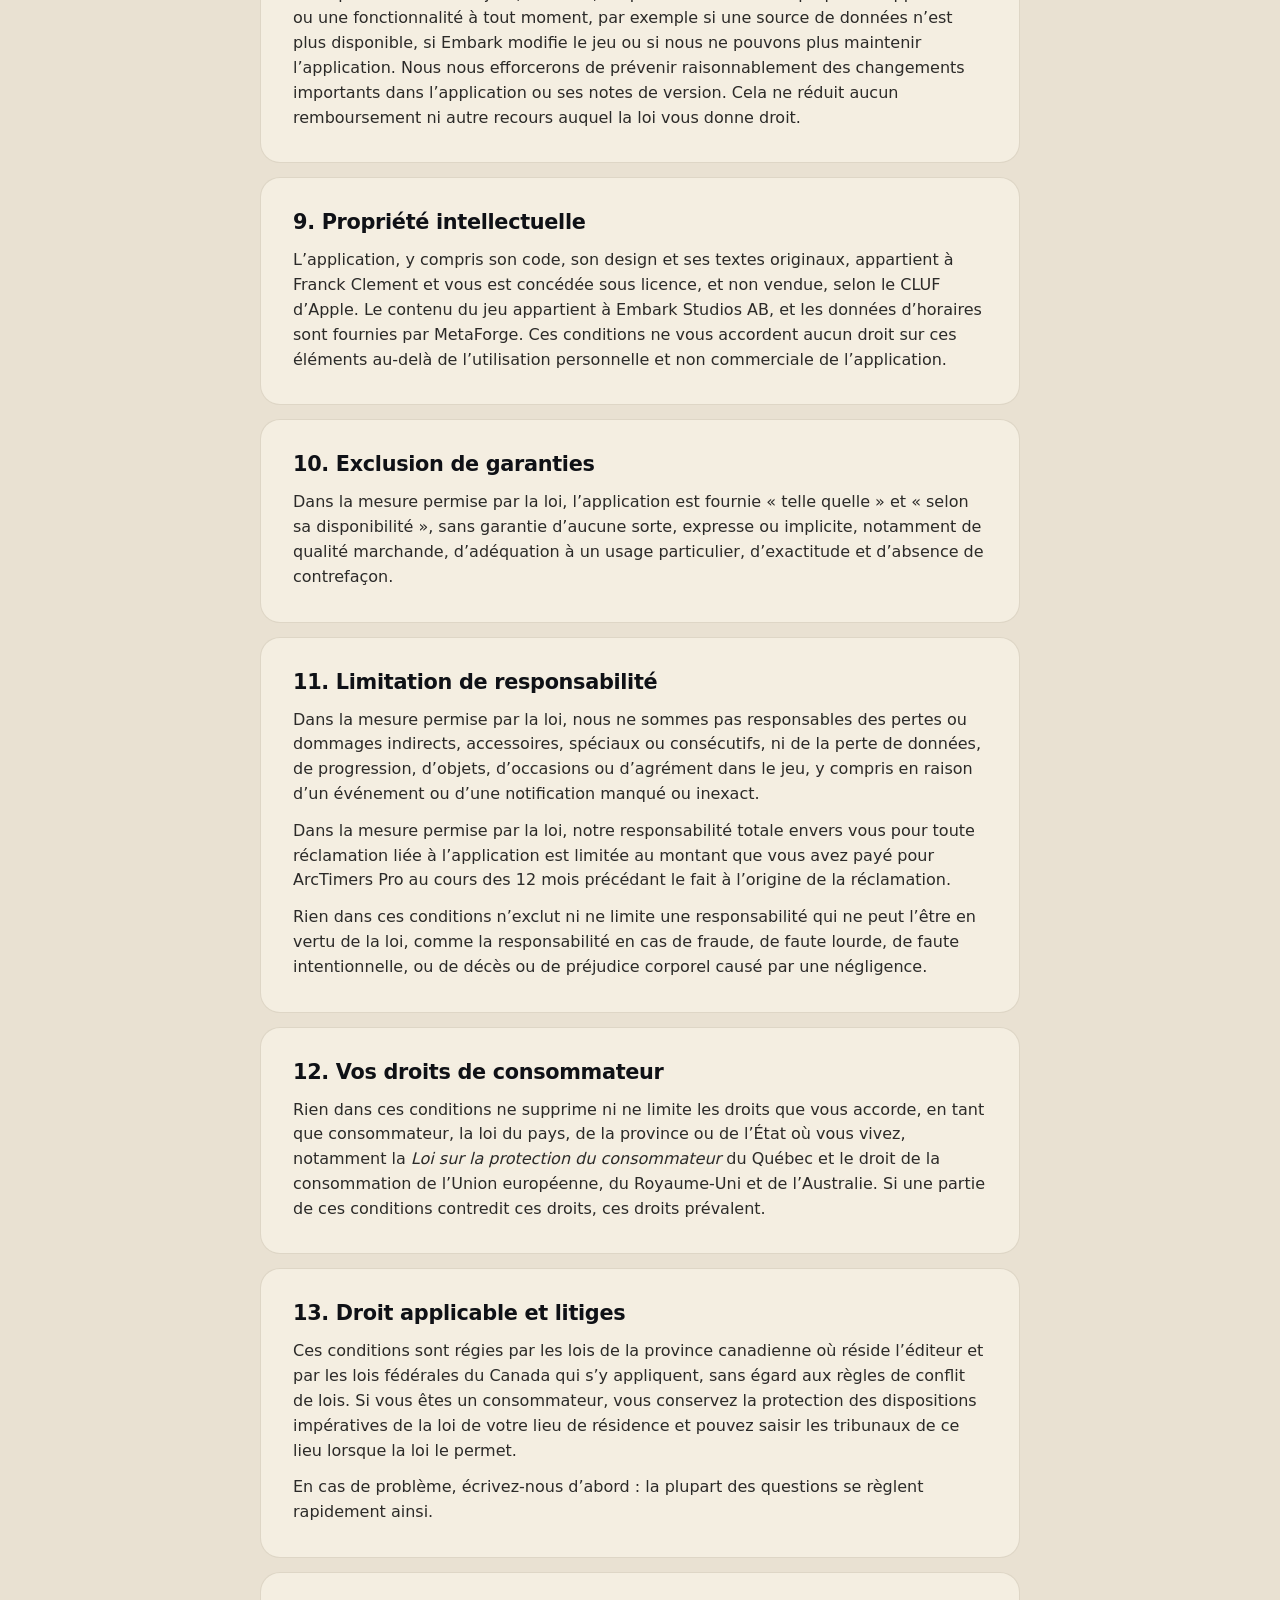
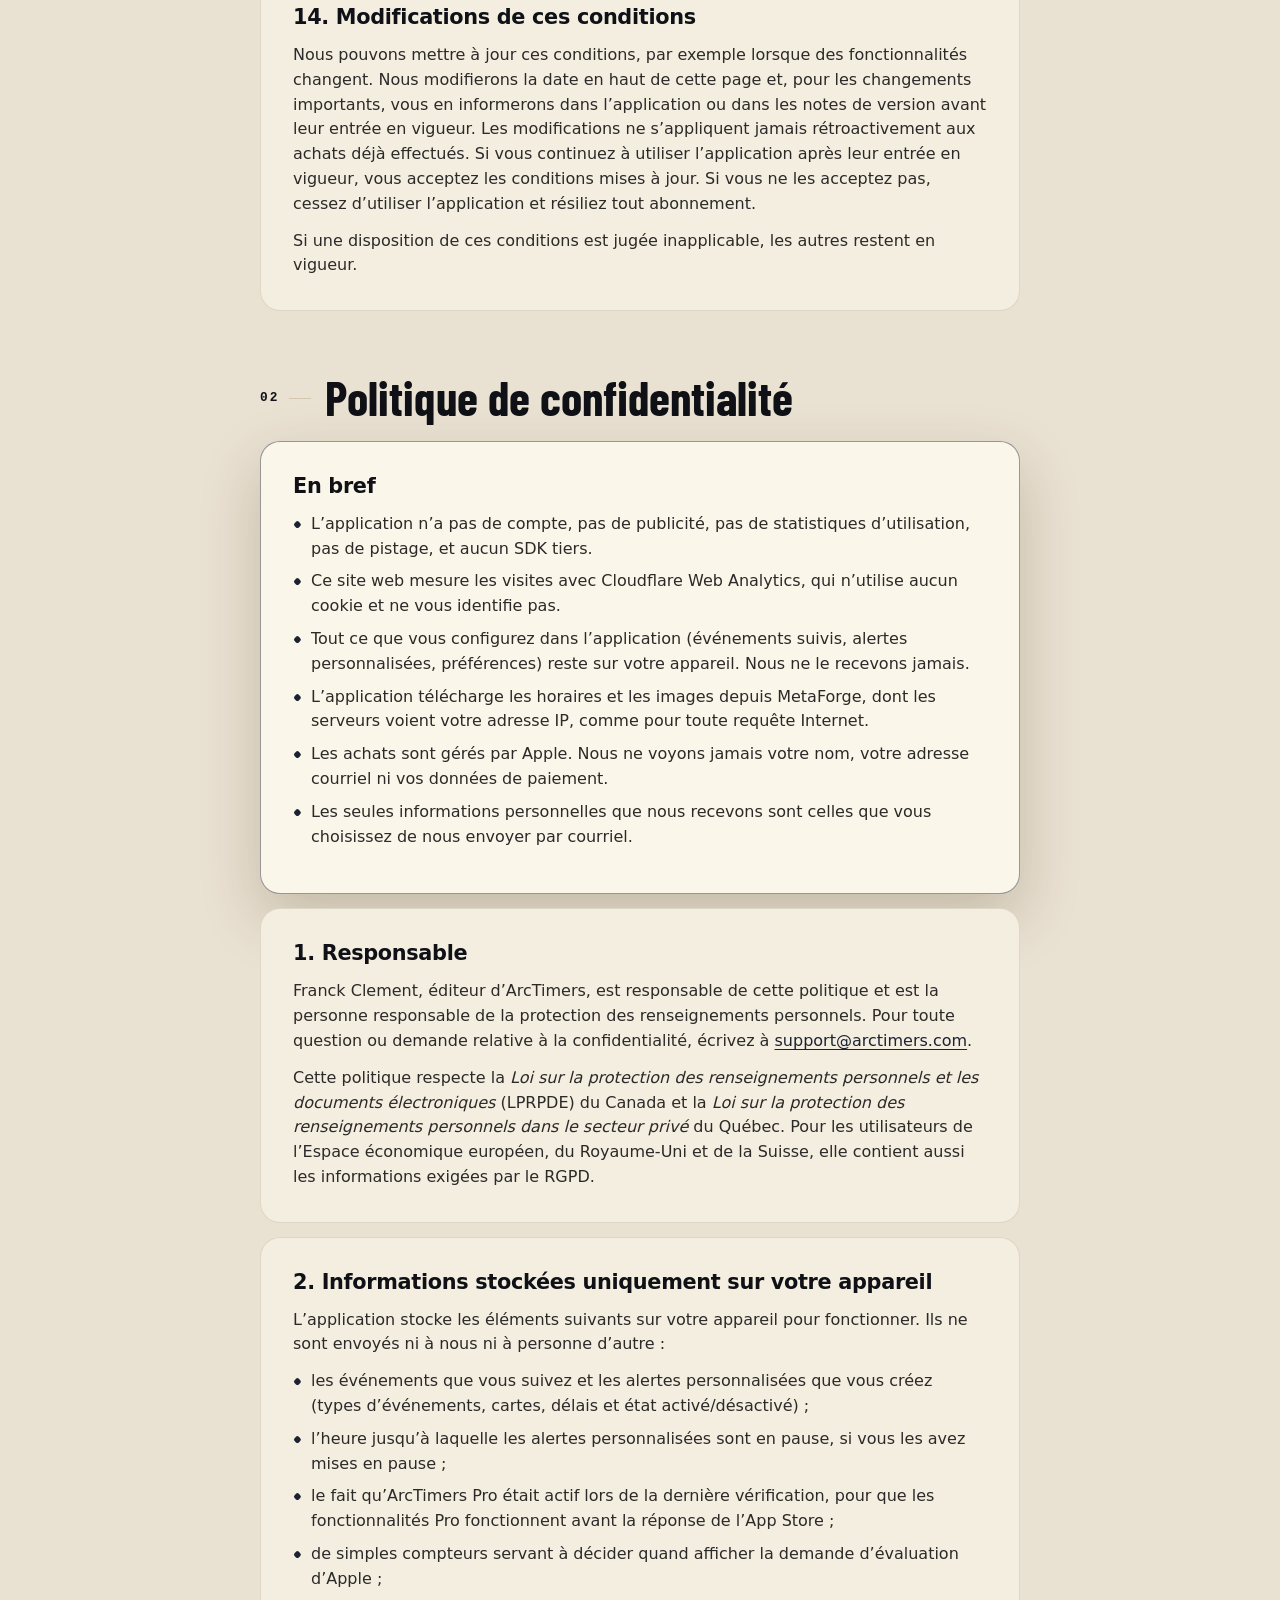
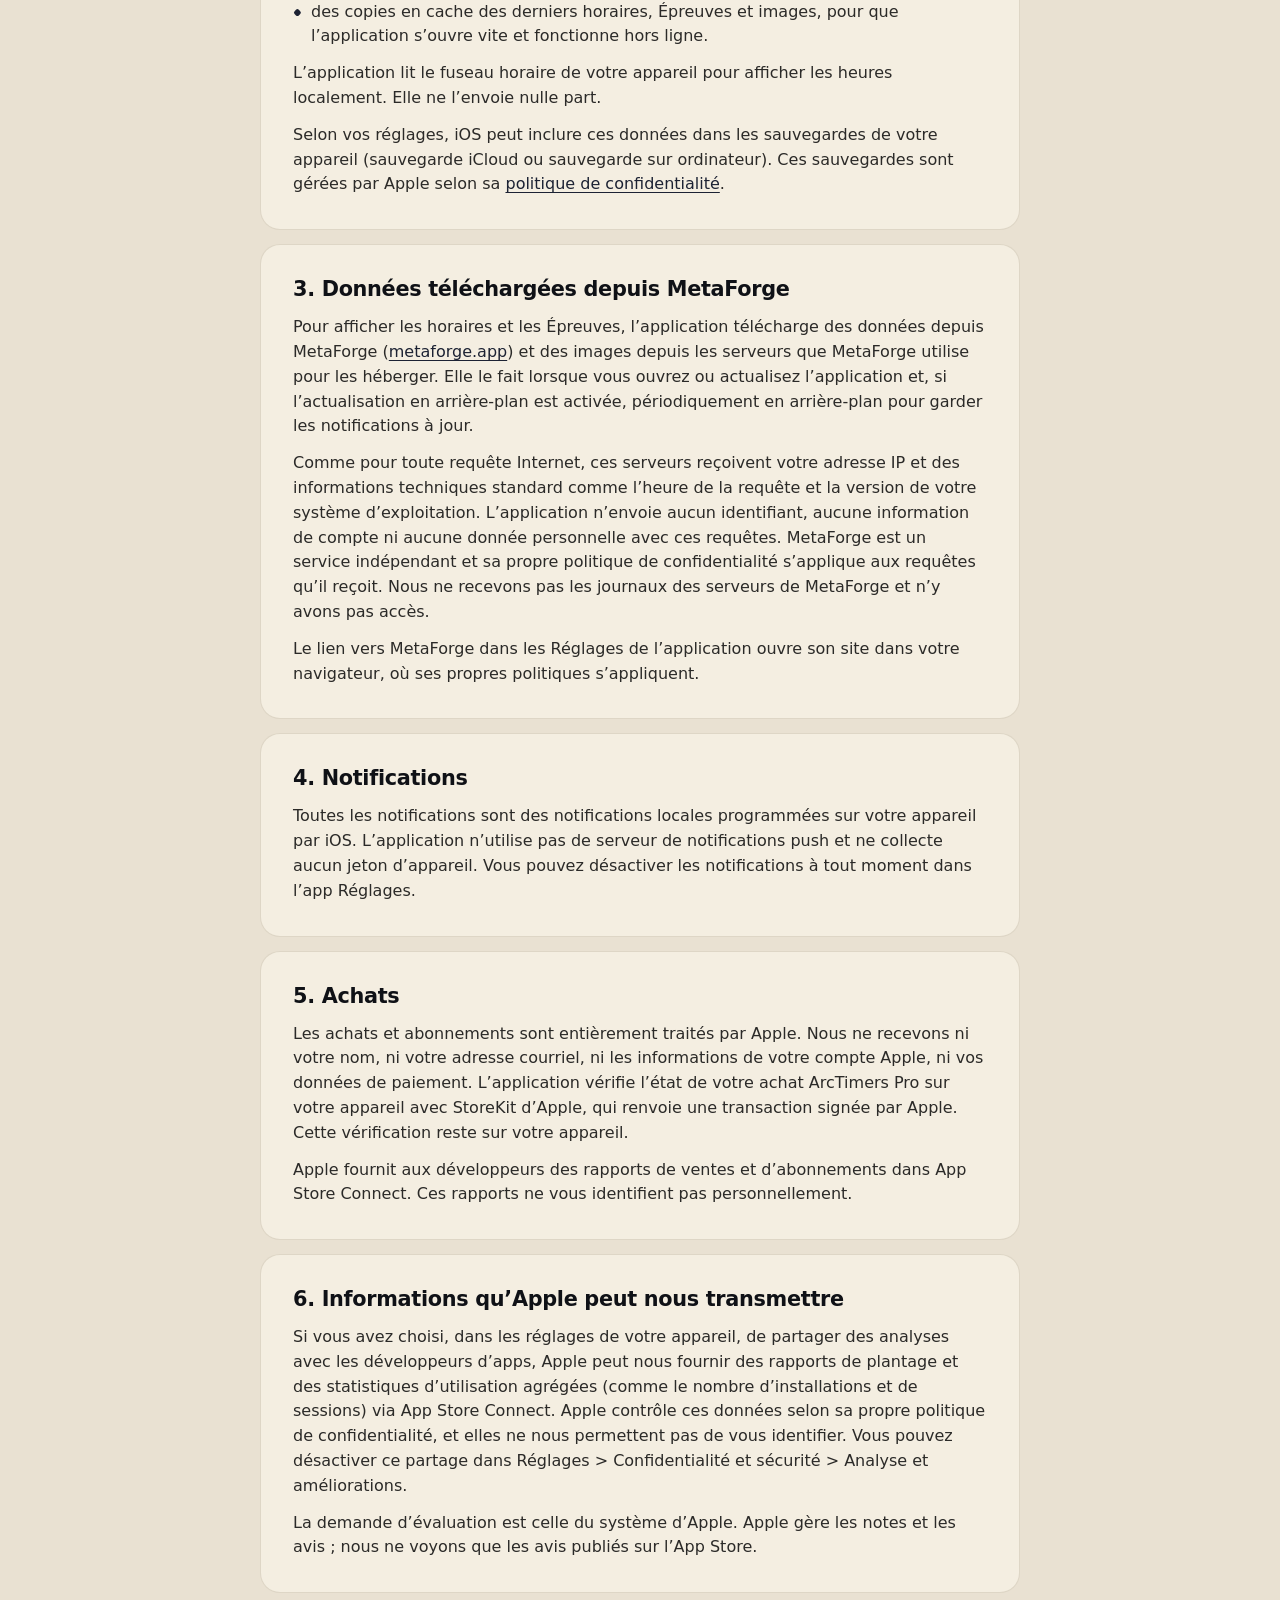
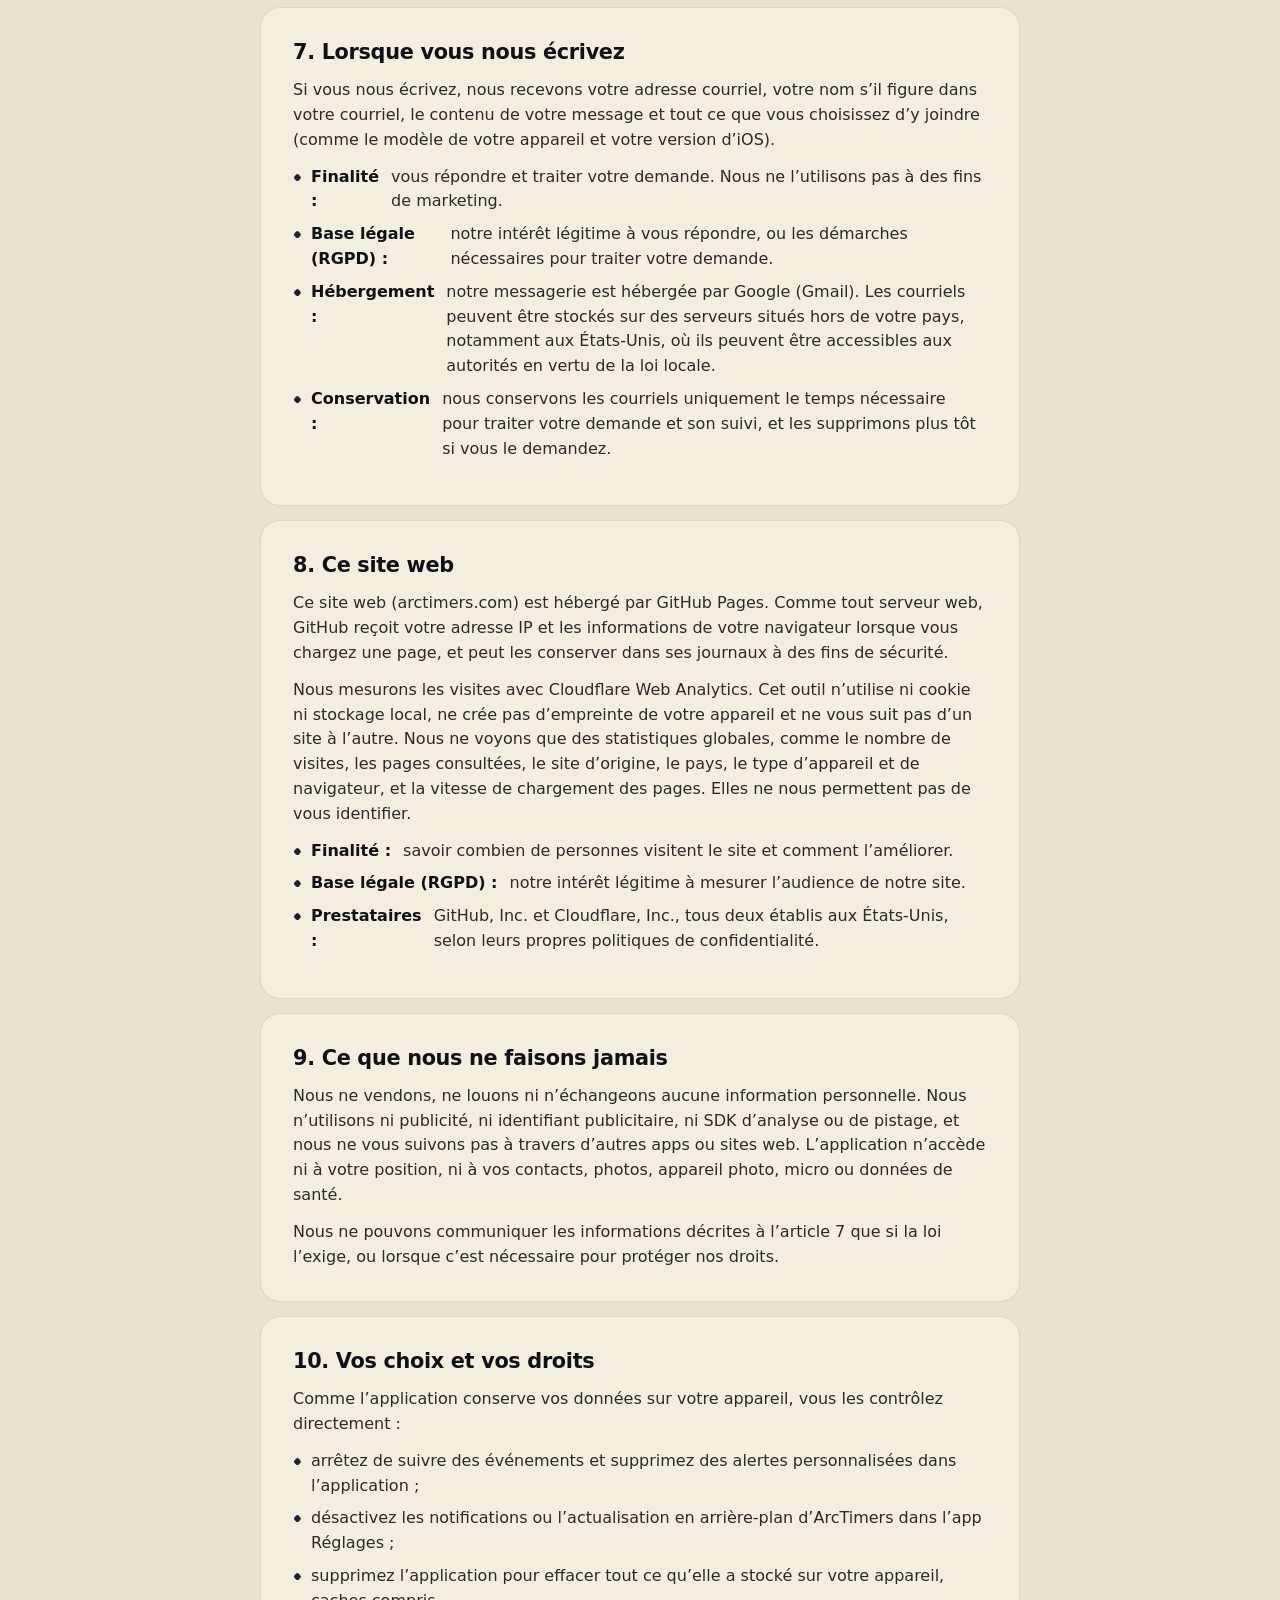
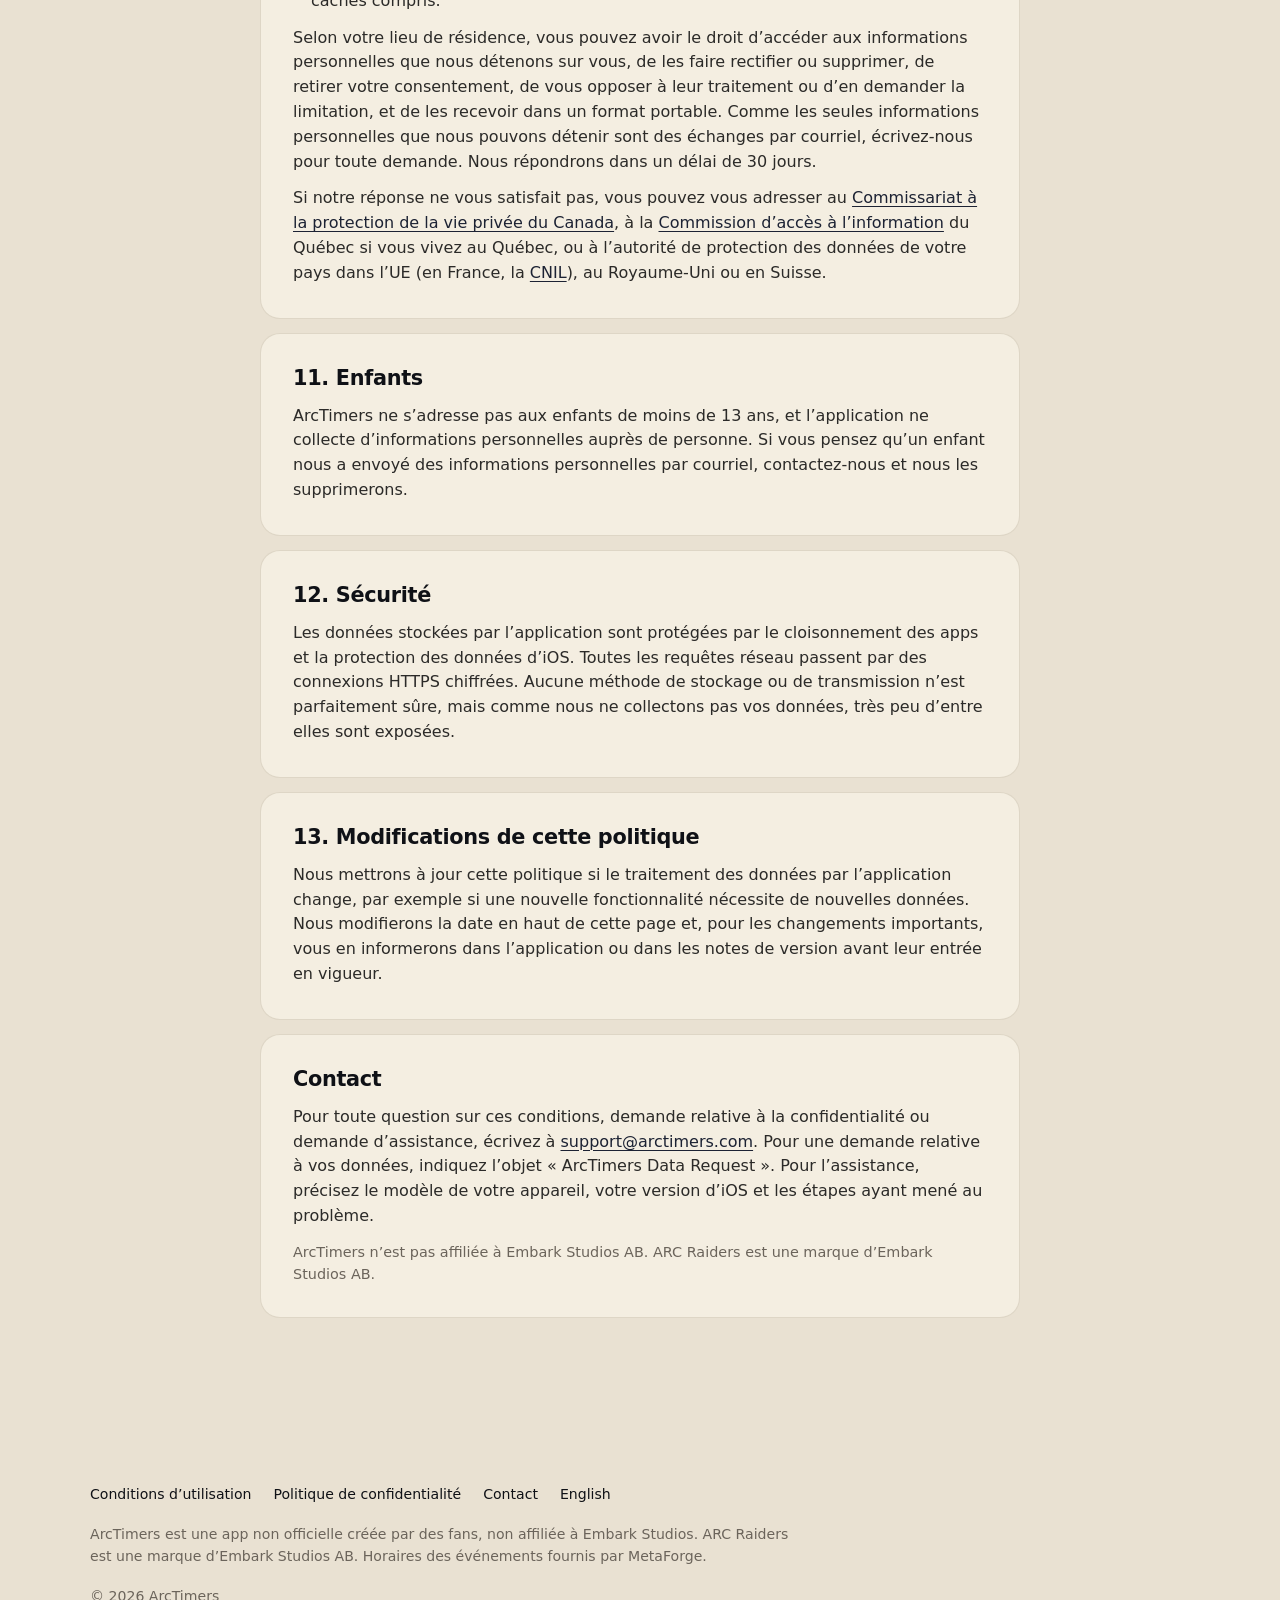
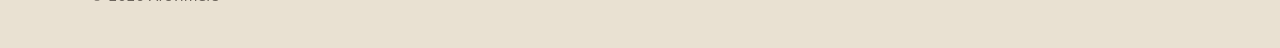
<file: fr/legal/index.html>
<!DOCTYPE html>
<html lang="fr" class="no-js">
<head>
    <meta charset="UTF-8" />
    <meta name="viewport" content="width=device-width, initial-scale=1, viewport-fit=cover" />
    <meta name="theme-color" content="#e9e1d2" media="(prefers-color-scheme: light)" />
    <meta name="theme-color" content="#0f1116" media="(prefers-color-scheme: dark)" />
    <script>try { const t = localStorage.getItem("theme"); if (t === "light" || t === "dark") document.documentElement.dataset.theme = t; } catch (e) {}</script>
    <link rel="icon" type="image/png" href="../../assets/img/favicon.png" />
    <title>ArcTimers Conditions & Confidentialité</title>
    <link rel="canonical" href="https://arctimers.com/fr/legal/" />
    <link rel="alternate" hreflang="en" href="https://arctimers.com/legal/" />
    <link rel="alternate" hreflang="fr" href="https://arctimers.com/fr/legal/" />
    <link rel="apple-touch-icon" href="../../assets/img/apple-touch-icon.png" />
    <link rel="preload" href="../../assets/fonts/BarlowCondensed-Bold.ttf" as="font" type="font/ttf" crossorigin />
    <link rel="stylesheet" href="../../assets/site.css" />
    <script defer src="../../assets/site.js"></script>
</head>
<body>
    <a class="skip" href="#main">Aller au contenu</a>

    <header class="site-header">
        <div class="wrap">
            <a class="brand" href="../" aria-label="Accueil ArcTimers">
                <img src="../../assets/img/icon.png" alt="Icône de l’app ArcTimers" width="32" height="32" />
                ArcTimers
            </a>
            <nav class="site-nav" aria-label="Principal">
                <a href="../#features">Fonctionnalités</a>
                <a href="../#pro">Pro</a>
                <a href="../#faq">FAQ</a>
                <a class="lang" href="../../legal/" hreflang="en" lang="en">EN</a>
            </nav>
            <button class="theme-toggle" type="button" aria-label="Passer en mode sombre" data-label-dark="Passer en mode sombre" data-label-light="Passer en mode clair"><svg class="sun" viewBox="0 0 24 24" fill="none" stroke="currentColor" stroke-width="2" stroke-linecap="round" aria-hidden="true"><circle cx="12" cy="12" r="4.2"/><path d="M12 2.5v2.2M12 19.3v2.2M2.5 12h2.2M19.3 12h2.2M5.3 5.3l1.6 1.6M17.1 17.1l1.6 1.6M5.3 18.7l1.6-1.6M17.1 6.9l1.6-1.6"/></svg><svg class="moon" viewBox="0 0 24 24" fill="currentColor" aria-hidden="true"><path d="M20.2 14.6A8.6 8.6 0 0 1 9.4 3.8a.6.6 0 0 0-.8-.7A9.4 9.4 0 1 0 20.9 15.4a.6.6 0 0 0-.7-.8z"/></svg></button>
            <a class="btn btn-accent" href="https://apps.apple.com/app/apple-store/id6758253513?pt=120827598&amp;ct=website-header&amp;mt=8">Télécharger</a>
        </div>
    </header>
    <nav class="mobile-nav" aria-label="Sections">
        <a href="../#features">Fonctionnalités</a>
        <a href="../#pro">Pro</a>
        <a href="../#faq">FAQ</a>
    </nav>

    <main id="main" class="legal">
        <div class="legal-hero">
            <span class="kicker"><b>Mentions légales</b><span class="dash"></span>Dernière mise à jour : 7 octobre 2026</span>
            <h1>ArcTimers : conditions d’utilisation et politique de confidentialité</h1>
            <nav class="legal-tabs" aria-label="Mentions légales">
                <a href="#conditions">Conditions d’utilisation</a>
                <a href="#confidentialite">Confidentialité</a>
                <a href="#contact">Contact</a>
            </nav>
        </div>
        <h2 class="part-title" id="conditions"><span class="kicker"><b>01</b><span class="dash"></span></span>Conditions d’utilisation</h2>

        <section>
            <h2>1. À propos de ces conditions</h2>
            <p>ArcTimers (l’« application ») est publiée par Franck Clement, développeur indépendant établi au Canada (« nous »). Les présentes conditions d’utilisation s’appliquent à l’application ArcTimers pour iPhone et iPad ainsi qu’à ArcTimers Pro.</p>
            <p>Votre utilisation de l’application est également régie par le <a href="https://www.apple.com/legal/internet-services/itunes/dev/stdeula/">Contrat de licence d’utilisateur final des applications sous licence</a> d’Apple (le « CLUF d’Apple »). Les présentes conditions complètent le CLUF d’Apple. En cas de contradiction concernant la licence d’utilisation de l’application, le CLUF d’Apple prévaut.</p>
            <p>En téléchargeant ou en utilisant l’application, vous acceptez ces conditions. Si vous ne les acceptez pas, n’utilisez pas l’application.</p>
            <p>Notre adresse de contact est <a href="mailto:support@arctimers.com">support@arctimers.com</a>. Les coordonnées de professionnel exigées par le règlement européen sur les services numériques (DSA) figurent sur la page App Store de l’application.</p>
        </section>

        <section>
            <h2>2. Projet de fan indépendant</h2>
            <p>ArcTimers est une application compagnon non officielle, créée par un fan. Elle n’est ni affiliée à Embark Studios AB ou à MetaForge, ni approuvée, parrainée ou soutenue par eux.</p>
            <p>ARC Raiders ainsi que ses noms, logos, images et autres contenus du jeu sont des marques ou la propriété d’Embark Studios AB. Les autres noms et marques appartiennent à leurs titulaires respectifs. L’application utilise les noms du jeu (comme les noms d’événements et de cartes) et les icônes associées uniquement pour désigner le contenu du jeu auquel elle se réfère.</p>
            <p>Si vous détenez des droits sur un contenu affiché dans l’application et estimez qu’il est utilisé de façon inappropriée, écrivez-nous : nous l’examinerons et, le cas échéant, le retirerons rapidement.</p>
        </section>

        <section>
            <h2>3. Ce que fait l’application</h2>
            <ul>
                <li><strong>À venir :</strong> affiche les événements de carte (Map Conditions) d’ARC Raiders en cours et à venir sur chaque carte, à partir des horaires fournis par MetaForge, un service communautaire tiers.</li>
                <li><strong>Suivi :</strong> vous permet de suivre un événement pour recevoir une notification à son début. Sans Pro, vous pouvez suivre jusqu’à 5 événements à la fois.</li>
                <li><strong>Alertes personnalisées (ArcTimers Pro) :</strong> règles enregistrées qui vous notifient pour chaque événement à venir correspondant aux types d’événements et aux cartes choisis, avec le délai choisi (par exemple 15, 10 ou 5 minutes avant, ou au début).</li>
                <li><strong>Épreuves :</strong> affiche les Épreuves hebdomadaires, également à partir des données de MetaForge.</li>
            </ul>
            <p>Nous pouvons ajouter, modifier ou retirer des fonctionnalités au fil du temps.</p>
        </section>

        <section>
            <h2>4. Qui peut utiliser l’application</h2>
            <p>Vous devez avoir au moins 13 ans, ou l’âge minimum plus élevé fixé par la loi de votre pays pour utiliser ce type d’application sans le consentement d’un parent. Si vous n’avez pas atteint l’âge de la majorité là où vous vivez, un parent ou tuteur légal doit lire et accepter ces conditions, et devrait approuver tout achat.</p>
            <p>Aucun compte n’est nécessaire pour utiliser ArcTimers.</p>
        </section>

        <section>
            <h2>5. Achats ArcTimers Pro</h2>
            <h3>Formules</h3>
            <p>ArcTimers Pro est proposé sous forme d’abonnement hebdomadaire ou mensuel à renouvellement automatique, ou d’achat unique à vie. Les prix en vigueur sont affichés dans l’application et sur l’App Store, dans votre devise, avant l’achat. Pro débloque le suivi illimité des événements et les alertes personnalisées avec notifications anticipées.</p>

            <h3>Paiement</h3>
            <p>Tous les achats sont traités par Apple et débités de votre compte Apple lors de la confirmation de l’achat. Apple est le vendeur, et les <a href="https://www.apple.com/legal/internet-services/itunes/">Conditions générales des services multimédias</a> d’Apple s’appliquent également. Les taxes sont appliquées par Apple selon votre pays ou région.</p>

            <h3>Renouvellement automatique et résiliation</h3>
            <ul>
                <li>Les abonnements se renouvellent automatiquement à la fin de chaque période, pour la même durée et au prix alors en vigueur, sauf si vous désactivez le renouvellement automatique au moins 24 heures avant la fin de la période en cours.</li>
                <li>Le renouvellement est débité de votre compte Apple dans les 24 heures précédant la fin de la période en cours.</li>
                <li>Vous pouvez gérer ou résilier votre abonnement à tout moment dans l’app Réglages : touchez votre nom, puis Abonnements. La résiliation arrête le prochain renouvellement, et vous conservez Pro jusqu’à la fin de la période déjà payée.</li>
                <li>Supprimer l’application ne résilie pas l’abonnement.</li>
                <li>Si Apple modifie le prix d’un abonnement, Apple vous prévient à l’avance et, lorsque c’est requis, vous demande votre accord avant d’appliquer le nouveau prix.</li>
            </ul>

            <h3>Essais gratuits et offres</h3>
            <p>Certaines formules peuvent inclure un essai gratuit pour les clients admissibles. Apple détermine l’admissibilité ; en général, un essai n’est offert qu’une fois par compte Apple pour le groupe d’abonnements ArcTimers Pro. Sauf résiliation au moins 24 heures avant la fin de l’essai, l’abonnement démarre et vous êtes débité automatiquement. Toute partie non utilisée d’un essai gratuit prend fin lorsque vous achetez un abonnement. Les codes d’offre peuvent être utilisés dans les Réglages de l’application et sont soumis aux conditions indiquées avec l’offre.</p>

            <h3>Achat à vie</h3>
            <p>L’achat à vie est un paiement unique, et non un abonnement : il n’est jamais renouvelé ni débité à nouveau. Il débloque ArcTimers Pro sur les appareils connectés au même compte Apple, aussi longtemps que l’application reste disponible et maintenue. Il ne garantit pas qu’une fonctionnalité donnée, ni l’application elle-même, sera proposée indéfiniment (voir l’article 8).</p>

            <h3>Restauration et partage familial</h3>
            <p>Vous pouvez restaurer vos achats sur un autre appareil connecté au même compte Apple avec <em>Restaurer les achats</em> dans les Réglages de l’application. ArcTimers Pro n’est pas partagé via le partage familial.</p>

            <h3>Fin de Pro</h3>
            <p>Si votre abonnement prend fin, vos alertes personnalisées restent enregistrées sur votre appareil mais n’envoient plus de notifications jusqu’à ce que Pro soit de nouveau actif, et vous ne pouvez de nouveau suivre que 5 événements à la fois.</p>

            <h3>Remboursements</h3>
            <p>Comme Apple traite tous les paiements, nous ne pouvons pas effectuer de remboursement nous-mêmes. Vous pouvez demander un remboursement à Apple sur <a href="https://reportaproblem.apple.com">reportaproblem.apple.com</a>. Les remboursements suivent les règles d’Apple et les droits que vous accorde la loi de votre lieu de résidence, y compris tout droit légal de rétractation.</p>
        </section>

        <section>
            <h2>6. Utilisation acceptable</h2>
            <p>Vous vous engagez à ne pas :</p>
            <ul>
                <li>utiliser l’application d’une manière contraire à la loi ou aux droits d’autrui ;</li>
                <li>copier, modifier, décompiler ou désassembler l’application, sauf lorsque la loi l’autorise malgré cette restriction ;</li>
                <li>contourner ou altérer le système d’achat pour accéder aux fonctionnalités Pro sans payer ;</li>
                <li>utiliser l’application pour surcharger, aspirer ou perturber les services de données dont elle dépend.</li>
            </ul>
        </section>

        <section>
            <h2>7. Exactitude des horaires et des notifications</h2>
            <p>Les horaires des événements et les Épreuves proviennent d’un service tiers, et les événements eux-mêmes sont contrôlés par Embark Studios, qui peut les modifier ou les annuler à tout moment. Les informations de l’application peuvent être retardées, incomplètes, erronées ou momentanément indisponibles.</p>
            <p>Les notifications sont programmées sur votre appareil. Leur arrivée à l’heure dépend de facteurs hors de notre contrôle, notamment l’autorisation des notifications, les modes de concentration, le mode économie d’énergie, l’actualisation en arrière-plan, l’accès au réseau pour mettre à jour les horaires, ainsi que l’horloge et le fuseau horaire de votre appareil.</p>
            <p>Nous faisons de notre mieux pour qu’ArcTimers soit exacte, mais nous ne garantissons pas qu’un événement aura lieu à l’heure indiquée ni qu’une notification sera délivrée. ArcTimers est un outil pratique pour un jeu vidéo : ne vous y fiez pas pour quoi que ce soit d’important.</p>
        </section>

        <section>
            <h2>8. Évolution et disponibilité de l’application</h2>
            <p>Nous pouvons mettre à jour, modifier, suspendre ou cesser de proposer l’application ou une fonctionnalité à tout moment, par exemple si une source de données n’est plus disponible, si Embark modifie le jeu ou si nous ne pouvons plus maintenir l’application. Nous nous efforcerons de prévenir raisonnablement des changements importants dans l’application ou ses notes de version. Cela ne réduit aucun remboursement ni autre recours auquel la loi vous donne droit.</p>
        </section>

        <section>
            <h2>9. Propriété intellectuelle</h2>
            <p>L’application, y compris son code, son design et ses textes originaux, appartient à Franck Clement et vous est concédée sous licence, et non vendue, selon le CLUF d’Apple. Le contenu du jeu appartient à Embark Studios AB, et les données d’horaires sont fournies par MetaForge. Ces conditions ne vous accordent aucun droit sur ces éléments au-delà de l’utilisation personnelle et non commerciale de l’application.</p>
        </section>

        <section>
            <h2>10. Exclusion de garanties</h2>
            <p>Dans la mesure permise par la loi, l’application est fournie « telle quelle » et « selon sa disponibilité », sans garantie d’aucune sorte, expresse ou implicite, notamment de qualité marchande, d’adéquation à un usage particulier, d’exactitude et d’absence de contrefaçon.</p>
        </section>

        <section>
            <h2>11. Limitation de responsabilité</h2>
            <p>Dans la mesure permise par la loi, nous ne sommes pas responsables des pertes ou dommages indirects, accessoires, spéciaux ou consécutifs, ni de la perte de données, de progression, d’objets, d’occasions ou d’agrément dans le jeu, y compris en raison d’un événement ou d’une notification manqué ou inexact.</p>
            <p>Dans la mesure permise par la loi, notre responsabilité totale envers vous pour toute réclamation liée à l’application est limitée au montant que vous avez payé pour ArcTimers Pro au cours des 12 mois précédant le fait à l’origine de la réclamation.</p>
            <p>Rien dans ces conditions n’exclut ni ne limite une responsabilité qui ne peut l’être en vertu de la loi, comme la responsabilité en cas de fraude, de faute lourde, de faute intentionnelle, ou de décès ou de préjudice corporel causé par une négligence.</p>
        </section>

        <section>
            <h2>12. Vos droits de consommateur</h2>
            <p>Rien dans ces conditions ne supprime ni ne limite les droits que vous accorde, en tant que consommateur, la loi du pays, de la province ou de l’État où vous vivez, notamment la <em>Loi sur la protection du consommateur</em> du Québec et le droit de la consommation de l’Union européenne, du Royaume-Uni et de l’Australie. Si une partie de ces conditions contredit ces droits, ces droits prévalent.</p>
        </section>

        <section>
            <h2>13. Droit applicable et litiges</h2>
            <p>Ces conditions sont régies par les lois de la province canadienne où réside l’éditeur et par les lois fédérales du Canada qui s’y appliquent, sans égard aux règles de conflit de lois. Si vous êtes un consommateur, vous conservez la protection des dispositions impératives de la loi de votre lieu de résidence et pouvez saisir les tribunaux de ce lieu lorsque la loi le permet.</p>
            <p>En cas de problème, écrivez-nous d’abord : la plupart des questions se règlent rapidement ainsi.</p>
        </section>

        <section>
            <h2>14. Modifications de ces conditions</h2>
            <p>Nous pouvons mettre à jour ces conditions, par exemple lorsque des fonctionnalités changent. Nous modifierons la date en haut de cette page et, pour les changements importants, vous en informerons dans l’application ou dans les notes de version avant leur entrée en vigueur. Les modifications ne s’appliquent jamais rétroactivement aux achats déjà effectués. Si vous continuez à utiliser l’application après leur entrée en vigueur, vous acceptez les conditions mises à jour. Si vous ne les acceptez pas, cessez d’utiliser l’application et résiliez tout abonnement.</p>
            <p>Si une disposition de ces conditions est jugée inapplicable, les autres restent en vigueur.</p>
        </section>

        <h2 class="part-title" id="confidentialite"><span class="kicker"><b>02</b><span class="dash"></span></span>Politique de confidentialité</h2>

        <section class="summary">
            <h2>En bref</h2>
            <ul>
                <li>L’application n’a pas de compte, pas de publicité, pas de statistiques d’utilisation, pas de pistage, et aucun SDK tiers.</li>
                <li>Ce site web mesure les visites avec Cloudflare Web Analytics, qui n’utilise aucun cookie et ne vous identifie pas.</li>
                <li>Tout ce que vous configurez dans l’application (événements suivis, alertes personnalisées, préférences) reste sur votre appareil. Nous ne le recevons jamais.</li>
                <li>L’application télécharge les horaires et les images depuis MetaForge, dont les serveurs voient votre adresse IP, comme pour toute requête Internet.</li>
                <li>Les achats sont gérés par Apple. Nous ne voyons jamais votre nom, votre adresse courriel ni vos données de paiement.</li>
                <li>Les seules informations personnelles que nous recevons sont celles que vous choisissez de nous envoyer par courriel.</li>
            </ul>
        </section>

        <section>
            <h2>1. Responsable</h2>
            <p>Franck Clement, éditeur d’ArcTimers, est responsable de cette politique et est la personne responsable de la protection des renseignements personnels. Pour toute question ou demande relative à la confidentialité, écrivez à <a href="mailto:support@arctimers.com">support@arctimers.com</a>.</p>
            <p>Cette politique respecte la <em>Loi sur la protection des renseignements personnels et les documents électroniques</em> (LPRPDE) du Canada et la <em>Loi sur la protection des renseignements personnels dans le secteur privé</em> du Québec. Pour les utilisateurs de l’Espace économique européen, du Royaume-Uni et de la Suisse, elle contient aussi les informations exigées par le RGPD.</p>
        </section>

        <section>
            <h2>2. Informations stockées uniquement sur votre appareil</h2>
            <p>L’application stocke les éléments suivants sur votre appareil pour fonctionner. Ils ne sont envoyés ni à nous ni à personne d’autre :</p>
            <ul>
                <li>les événements que vous suivez et les alertes personnalisées que vous créez (types d’événements, cartes, délais et état activé/désactivé) ;</li>
                <li>l’heure jusqu’à laquelle les alertes personnalisées sont en pause, si vous les avez mises en pause ;</li>
                <li>le fait qu’ArcTimers Pro était actif lors de la dernière vérification, pour que les fonctionnalités Pro fonctionnent avant la réponse de l’App Store ;</li>
                <li>de simples compteurs servant à décider quand afficher la demande d’évaluation d’Apple ;</li>
                <li>des copies en cache des derniers horaires, Épreuves et images, pour que l’application s’ouvre vite et fonctionne hors ligne.</li>
            </ul>
            <p>L’application lit le fuseau horaire de votre appareil pour afficher les heures localement. Elle ne l’envoie nulle part.</p>
            <p>Selon vos réglages, iOS peut inclure ces données dans les sauvegardes de votre appareil (sauvegarde iCloud ou sauvegarde sur ordinateur). Ces sauvegardes sont gérées par Apple selon sa <a href="https://www.apple.com/fr/legal/privacy/">politique de confidentialité</a>.</p>
        </section>

        <section>
            <h2>3. Données téléchargées depuis MetaForge</h2>
            <p>Pour afficher les horaires et les Épreuves, l’application télécharge des données depuis MetaForge (<a href="https://metaforge.app">metaforge.app</a>) et des images depuis les serveurs que MetaForge utilise pour les héberger. Elle le fait lorsque vous ouvrez ou actualisez l’application et, si l’actualisation en arrière-plan est activée, périodiquement en arrière-plan pour garder les notifications à jour.</p>
            <p>Comme pour toute requête Internet, ces serveurs reçoivent votre adresse IP et des informations techniques standard comme l’heure de la requête et la version de votre système d’exploitation. L’application n’envoie aucun identifiant, aucune information de compte ni aucune donnée personnelle avec ces requêtes. MetaForge est un service indépendant et sa propre politique de confidentialité s’applique aux requêtes qu’il reçoit. Nous ne recevons pas les journaux des serveurs de MetaForge et n’y avons pas accès.</p>
            <p>Le lien vers MetaForge dans les Réglages de l’application ouvre son site dans votre navigateur, où ses propres politiques s’appliquent.</p>
        </section>

        <section>
            <h2>4. Notifications</h2>
            <p>Toutes les notifications sont des notifications locales programmées sur votre appareil par iOS. L’application n’utilise pas de serveur de notifications push et ne collecte aucun jeton d’appareil. Vous pouvez désactiver les notifications à tout moment dans l’app Réglages.</p>
        </section>

        <section>
            <h2>5. Achats</h2>
            <p>Les achats et abonnements sont entièrement traités par Apple. Nous ne recevons ni votre nom, ni votre adresse courriel, ni les informations de votre compte Apple, ni vos données de paiement. L’application vérifie l’état de votre achat ArcTimers Pro sur votre appareil avec StoreKit d’Apple, qui renvoie une transaction signée par Apple. Cette vérification reste sur votre appareil.</p>
            <p>Apple fournit aux développeurs des rapports de ventes et d’abonnements dans App Store Connect. Ces rapports ne vous identifient pas personnellement.</p>
        </section>

        <section>
            <h2>6. Informations qu’Apple peut nous transmettre</h2>
            <p>Si vous avez choisi, dans les réglages de votre appareil, de partager des analyses avec les développeurs d’apps, Apple peut nous fournir des rapports de plantage et des statistiques d’utilisation agrégées (comme le nombre d’installations et de sessions) via App Store Connect. Apple contrôle ces données selon sa propre politique de confidentialité, et elles ne nous permettent pas de vous identifier. Vous pouvez désactiver ce partage dans Réglages &gt; Confidentialité et sécurité &gt; Analyse et améliorations.</p>
            <p>La demande d’évaluation est celle du système d’Apple. Apple gère les notes et les avis ; nous ne voyons que les avis publiés sur l’App Store.</p>
        </section>

        <section>
            <h2>7. Lorsque vous nous écrivez</h2>
            <p>Si vous nous écrivez, nous recevons votre adresse courriel, votre nom s’il figure dans votre courriel, le contenu de votre message et tout ce que vous choisissez d’y joindre (comme le modèle de votre appareil et votre version d’iOS).</p>
            <ul>
                <li><strong>Finalité :</strong> vous répondre et traiter votre demande. Nous ne l’utilisons pas à des fins de marketing.</li>
                <li><strong>Base légale (RGPD) :</strong> notre intérêt légitime à vous répondre, ou les démarches nécessaires pour traiter votre demande.</li>
                <li><strong>Hébergement :</strong> notre messagerie est hébergée par Google (Gmail). Les courriels peuvent être stockés sur des serveurs situés hors de votre pays, notamment aux États-Unis, où ils peuvent être accessibles aux autorités en vertu de la loi locale.</li>
                <li><strong>Conservation :</strong> nous conservons les courriels uniquement le temps nécessaire pour traiter votre demande et son suivi, et les supprimons plus tôt si vous le demandez.</li>
            </ul>
        </section>

        <section>
            <h2>8. Ce site web</h2>
            <p>Ce site web (arctimers.com) est hébergé par GitHub Pages. Comme tout serveur web, GitHub reçoit votre adresse IP et les informations de votre navigateur lorsque vous chargez une page, et peut les conserver dans ses journaux à des fins de sécurité.</p>
            <p>Nous mesurons les visites avec Cloudflare Web Analytics. Cet outil n’utilise ni cookie ni stockage local, ne crée pas d’empreinte de votre appareil et ne vous suit pas d’un site à l’autre. Nous ne voyons que des statistiques globales, comme le nombre de visites, les pages consultées, le site d’origine, le pays, le type d’appareil et de navigateur, et la vitesse de chargement des pages. Elles ne nous permettent pas de vous identifier.</p>
            <ul>
                <li><strong>Finalité :</strong> savoir combien de personnes visitent le site et comment l’améliorer.</li>
                <li><strong>Base légale (RGPD) :</strong> notre intérêt légitime à mesurer l’audience de notre site.</li>
                <li><strong>Prestataires :</strong> GitHub, Inc. et Cloudflare, Inc., tous deux établis aux États-Unis, selon leurs propres politiques de confidentialité.</li>
            </ul>
        </section>

        <section>
            <h2>9. Ce que nous ne faisons jamais</h2>
            <p>Nous ne vendons, ne louons ni n’échangeons aucune information personnelle. Nous n’utilisons ni publicité, ni identifiant publicitaire, ni SDK d’analyse ou de pistage, et nous ne vous suivons pas à travers d’autres apps ou sites web. L’application n’accède ni à votre position, ni à vos contacts, photos, appareil photo, micro ou données de santé.</p>
            <p>Nous ne pouvons communiquer les informations décrites à l’article 7 que si la loi l’exige, ou lorsque c’est nécessaire pour protéger nos droits.</p>
        </section>

        <section>
            <h2>10. Vos choix et vos droits</h2>
            <p>Comme l’application conserve vos données sur votre appareil, vous les contrôlez directement :</p>
            <ul>
                <li>arrêtez de suivre des événements et supprimez des alertes personnalisées dans l’application ;</li>
                <li>désactivez les notifications ou l’actualisation en arrière-plan d’ArcTimers dans l’app Réglages ;</li>
                <li>supprimez l’application pour effacer tout ce qu’elle a stocké sur votre appareil, caches compris.</li>
            </ul>
            <p>Selon votre lieu de résidence, vous pouvez avoir le droit d’accéder aux informations personnelles que nous détenons sur vous, de les faire rectifier ou supprimer, de retirer votre consentement, de vous opposer à leur traitement ou d’en demander la limitation, et de les recevoir dans un format portable. Comme les seules informations personnelles que nous pouvons détenir sont des échanges par courriel, écrivez-nous pour toute demande. Nous répondrons dans un délai de 30 jours.</p>
            <p>Si notre réponse ne vous satisfait pas, vous pouvez vous adresser au <a href="https://www.priv.gc.ca/fr/">Commissariat à la protection de la vie privée du Canada</a>, à la <a href="https://www.cai.gouv.qc.ca">Commission d’accès à l’information</a> du Québec si vous vivez au Québec, ou à l’autorité de protection des données de votre pays dans l’UE (en France, la <a href="https://www.cnil.fr">CNIL</a>), au Royaume-Uni ou en Suisse.</p>
        </section>

        <section>
            <h2>11. Enfants</h2>
            <p>ArcTimers ne s’adresse pas aux enfants de moins de 13 ans, et l’application ne collecte d’informations personnelles auprès de personne. Si vous pensez qu’un enfant nous a envoyé des informations personnelles par courriel, contactez-nous et nous les supprimerons.</p>
        </section>

        <section>
            <h2>12. Sécurité</h2>
            <p>Les données stockées par l’application sont protégées par le cloisonnement des apps et la protection des données d’iOS. Toutes les requêtes réseau passent par des connexions HTTPS chiffrées. Aucune méthode de stockage ou de transmission n’est parfaitement sûre, mais comme nous ne collectons pas vos données, très peu d’entre elles sont exposées.</p>
        </section>

        <section>
            <h2>13. Modifications de cette politique</h2>
            <p>Nous mettrons à jour cette politique si le traitement des données par l’application change, par exemple si une nouvelle fonctionnalité nécessite de nouvelles données. Nous modifierons la date en haut de cette page et, pour les changements importants, vous en informerons dans l’application ou dans les notes de version avant leur entrée en vigueur.</p>
        </section>

        <section id="contact">
            <h2>Contact</h2>
            <p>Pour toute question sur ces conditions, demande relative à la confidentialité ou demande d’assistance, écrivez à <a href="mailto:support@arctimers.com">support@arctimers.com</a>. Pour une demande relative à vos données, indiquez l’objet « ArcTimers Data Request ». Pour l’assistance, précisez le modèle de votre appareil, votre version d’iOS et les étapes ayant mené au problème.</p>
            <p class="muted">ArcTimers n’est pas affiliée à Embark Studios AB. ARC Raiders est une marque d’Embark Studios AB.</p>
        </section>
    </main>

    <footer class="site-footer">
        <div class="wrap">
            <nav aria-label="Pied de page">
                <a href="#conditions">Conditions d’utilisation</a>
                <a href="#confidentialite">Politique de confidentialité</a>
                <a href="mailto:support@arctimers.com">Contact</a>
                <a href="../../legal/" hreflang="en" lang="en">English</a>
            </nav>
            <p>ArcTimers est une app non officielle créée par des fans, non affiliée à Embark Studios. ARC Raiders est une marque d’Embark Studios AB. Horaires des événements fournis par MetaForge.</p>
            <p>© 2026 ArcTimers</p>
        </div>
    </footer>
    <!-- Cloudflare Web Analytics --><script type='module' src='https://static.cloudflareinsights.com/beacon.min.js' data-cf-beacon='{"token": "47f411f96e3e4d21b99a27da5f8b28dd"}'></script><!-- End Cloudflare Web Analytics -->
</body>
</html>
</file>
<file: assets/site.css>
/* ArcTimers site. Colors come from the app's asset catalog, light and dark. The page
   follows the system appearance; the header button pins one with html[data-theme]. */
/* The app's title face, self-hosted (SIL Open Font License, see fonts/OFL.txt). */
@font-face {
    font-family: "Barlow Condensed";
    src: url("fonts/BarlowCondensed-Bold.ttf") format("truetype");
    font-weight: 700;
    font-style: normal;
    font-display: swap;
}

:root {
    color-scheme: light dark;
    --bg: light-dark(#e9e1d2, #0f1116);
    --bg-deep: light-dark(#e2d8c5, #0b0d12);
    --surface: light-dark(#f4eee1, #141824);
    --surface-2: light-dark(#fbf6ea, #1c2230);
    --line: light-dark(rgba(107, 88, 56, 0.16), rgba(255, 255, 255, 0.08));
    --line-strong: light-dark(#d5c7ae, rgba(255, 255, 255, 0.16));
    --text: light-dark(#0f1116, #f2ede3);
    --text-2: light-dark(#2b2a28, #cfc9bd);
    --muted: light-dark(#6b645b, #a8a193);
    /* Navy on light, off-white on dark, as in the app. Gold is kept for toggles. */
    --accent: light-dark(#1c2233, #f2ede3);
    --on-accent: light-dark(#f2ede3, #0f1116);
    --gold: #e0a43a;
    --glow: light-dark(rgba(255, 252, 244, 0.9), rgba(242, 237, 227, 0.07));
    --shadow: light-dark(rgba(72, 52, 20, 0.22), rgba(0, 0, 0, 0.6));
    --glass: light-dark(rgba(255, 255, 255, 0.86), rgba(44, 48, 60, 0.78));
    --header: light-dark(rgba(233, 225, 210, 0.78), rgba(15, 17, 22, 0.72));
    --star: light-dark(transparent, rgba(255, 255, 255, 0.45));
    /* The live progress bar's outline, from the app. */
    --lit: linear-gradient(90deg, #faf2e0 0 30%, #4ddbf5 36%, #c24df7 48%, #9e33d9 60%, #52137a 75%, #faf2e0);
    --radius: 20px;
    --gutter: clamp(16px, 4vw, 40px);
    --max: 1180px;
    --font: "SF Pro Display", "SF Pro Text", -apple-system, BlinkMacSystemFont, "Helvetica Neue", "Segoe UI", system-ui, sans-serif;
    --display: "Barlow Condensed", "SF Pro Display", -apple-system, "Arial Narrow", sans-serif;
    --mono: "SF Mono", ui-monospace, "JetBrains Mono", Menlo, Consolas, monospace;
}
:root[data-theme="light"] { color-scheme: light; }
:root[data-theme="dark"] { color-scheme: dark; }

*, *::before, *::after { box-sizing: border-box; }

html {
    background: var(--bg);
    scroll-behavior: smooth;
    -webkit-text-size-adjust: 100%;
}

body {
    margin: 0;
    font-family: var(--font);
    background: var(--bg);
    color: var(--text);
    line-height: 1.55;
    overflow-x: hidden;
    -webkit-font-smoothing: antialiased;
}

/* A soft light from the top on paper, or a starfield at night, behind the whole page. */
body::before {
    content: "";
    position: fixed;
    inset: 0;
    z-index: -1;
    pointer-events: none;
    background:
        radial-gradient(1px 1px at 12% 18%, var(--star), transparent 60%),
        radial-gradient(1px 1px at 78% 12%, var(--star), transparent 60%),
        radial-gradient(1px 1px at 42% 66%, var(--star), transparent 60%),
        radial-gradient(1px 1px at 88% 74%, var(--star), transparent 60%),
        radial-gradient(1px 1px at 24% 88%, var(--star), transparent 60%),
        radial-gradient(1px 1px at 60% 32%, var(--star), transparent 60%),
        radial-gradient(ellipse 70% 50% at 80% -10%, var(--glow), transparent 70%),
        radial-gradient(ellipse 60% 50% at 0% 40%, light-dark(rgba(213, 199, 174, 0.35), rgba(60, 80, 140, 0.14)), transparent 70%),
        var(--bg);
}

img, video { display: block; max-width: 100%; height: auto; }
a { color: var(--accent); text-decoration-thickness: 1px; text-underline-offset: 3px; }
a:hover { text-decoration-thickness: 2px; }
:focus-visible { outline: 2px solid var(--accent); outline-offset: 3px; border-radius: 6px; }

.wrap {
    width: 100%;
    max-width: var(--max);
    margin: 0 auto;
    padding: 0 var(--gutter);
}

.skip {
    position: absolute;
    left: -999px;
    top: 8px;
    background: var(--accent);
    color: var(--on-accent);
    padding: 8px 14px;
    border-radius: 8px;
    z-index: 100;
}
.skip:focus { left: 8px; }

/* ---------- Header ---------- */
.site-header {
    position: sticky;
    top: 0;
    z-index: 50;
    padding-top: env(safe-area-inset-top);
    background: var(--header);
    backdrop-filter: saturate(160%) blur(18px);
    -webkit-backdrop-filter: saturate(160%) blur(18px);
    transition: box-shadow .3s;
}
/* A soft shadow, not a hairline, once content slides under the header. */
.site-header.scrolled { box-shadow: 0 10px 24px -18px var(--shadow); }
.site-header .wrap {
    display: flex;
    align-items: center;
    gap: 24px;
    height: 64px;
}
.brand {
    display: flex;
    align-items: center;
    gap: 10px;
    color: var(--text);
    text-decoration: none;
    font-family: var(--display);
    font-weight: 700;
    font-size: 1.45rem;
    letter-spacing: 0;
}
.brand:hover { color: var(--text); }
.brand img { width: 32px; height: 32px; border-radius: 8px; box-shadow: 0 0 0 1px var(--line-strong); }
.site-nav { display: flex; gap: 22px; margin-left: auto; align-items: center; }
.site-nav a {
    color: var(--muted);
    text-decoration: none;
    font-size: 0.92rem;
}
.site-nav a:hover { color: var(--text); }
.site-nav .lang {
    font-family: var(--mono);
    font-size: 0.75rem;
    letter-spacing: .08em;
    border: 1px solid var(--line-strong);
    border-radius: 999px;
    padding: 4px 10px;
}

/* Round button like the app's bell button: sun in dark mode, moon in light mode. */
.theme-toggle {
    flex: none;
    display: grid;
    place-items: center;
    width: 36px;
    height: 36px;
    padding: 0;
    border-radius: 50%;
    border: 1px solid var(--line-strong);
    background: var(--surface-2);
    color: var(--text);
    cursor: pointer;
    transition: background .2s, transform .2s;
}
.theme-toggle svg { width: 18px; height: 18px; grid-area: 1 / 1; }
/* light-dark() only takes colors, so the icons switch on the scheme selectors instead. */
.theme-toggle .sun { display: none; }
@media (prefers-color-scheme: dark) {
    :root:not([data-theme="light"]) .theme-toggle .sun { display: block; }
    :root:not([data-theme="light"]) .theme-toggle .moon { display: none; }
}
:root[data-theme="dark"] .theme-toggle .sun { display: block; }
:root[data-theme="dark"] .theme-toggle .moon { display: none; }
.no-js .theme-toggle { display: none; }

.btn {
    display: inline-flex;
    align-items: center;
    gap: 10px;
    border-radius: 999px;
    padding: 10px 18px;
    font-weight: 600;
    font-size: 0.95rem;
    text-decoration: none;
    transition: transform .2s, box-shadow .2s, background .2s;
}
.btn-accent { background: var(--accent); color: var(--on-accent); }
.btn-accent:hover { color: var(--on-accent); }
.site-header .btn { padding: 8px 16px; font-size: 0.88rem; }

/* Lifts only where there's a real hover: on touch, :hover sticks after the tap.
   Every button shrinks on press instead, the moment the finger lands. */
@media (hover: hover) {
    .theme-toggle:hover { background: var(--surface); }
    .btn-accent:hover { box-shadow: 0 8px 26px var(--shadow); transform: translateY(-1px); }
    .appstore:hover { box-shadow: 0 10px 30px var(--shadow); transform: translateY(-2px); }
}
.theme-toggle:active, .btn:active, .appstore:active, .legal-tabs a:active {
    transform: scale(0.96);
    transition-duration: 80ms;
}
.faq summary:active { color: var(--muted); }

/* On phones the section links move to a row under the header that scrolls away with the page. */
.mobile-nav { display: none; }
@media (max-width: 760px) {
    .site-nav a:not(.lang) { display: none; }
    .site-header .wrap { gap: 12px; }
    .site-nav { gap: 12px; }
    .mobile-nav {
        display: flex;
        justify-content: center;
        gap: 28px;
        padding: 10px var(--gutter);
        border-bottom: 1px solid var(--line);
    }
    .mobile-nav a { color: var(--muted); text-decoration: none; font-size: 0.92rem; }
    .mobile-nav a:active { color: var(--text); }
}
@media (max-width: 380px) {
    .site-header .wrap { gap: 8px; }
    .site-nav { gap: 8px; }
    .brand { font-size: 1.25rem; gap: 8px; }
    .site-header .btn { padding: 7px 12px; }
}
/* Too narrow for the wordmark next to the buttons: keep the icon only. */
@media (max-width: 359px) {
    .brand { font-size: 0; }
}

/* ---------- HUD bits ---------- */
/* The app's readout caption: small, monospaced, uppercased, then a hairline. */
.kicker {
    display: inline-flex;
    align-items: center;
    gap: 10px;
    font-family: var(--mono);
    font-size: 0.75rem;
    font-weight: 600;
    letter-spacing: 0.16em;
    text-transform: uppercase;
    color: var(--muted);
}
.kicker b { color: var(--text); font-weight: 600; }
.kicker .dash { width: 22px; height: 1px; background: var(--line-strong); }
.live-dot {
    width: 8px; height: 8px; border-radius: 50%;
    background: var(--accent);
    animation: breathe 1.8s ease-in-out infinite;
}
@keyframes breathe {
    0%, 100% { opacity: 1; box-shadow: 0 0 2px var(--accent); }
    50% { opacity: .4; box-shadow: 0 0 6px var(--accent); }
}
/* The app's TopsideTag: Barlow caps in an outlined capsule. */
.tag, .pro-tag {
    display: inline-flex;
    align-items: center;
    gap: 6px;
    font-family: var(--display);
    font-size: 0.9rem;
    font-weight: 700;
    letter-spacing: .04em;
    line-height: 1;
    text-transform: uppercase;
    color: var(--text);
    border: 1.5px solid var(--text);
    border-radius: 999px;
    padding: 3px 9px 2px;
    vertical-align: middle;
}

/* ---------- Hero ---------- */
.hero {
    position: relative;
    padding: clamp(40px, 7vw, 88px) 0 clamp(48px, 8vw, 100px);
}
.hero .wrap {
    display: grid;
    grid-template-columns: minmax(0, 1.1fr) minmax(0, 1fr);
    gap: clamp(24px, 5vw, 64px);
    align-items: center;
}
/* Stacked lines like the App Store screenshots: lightest first, the last one full ink. */
.hero h1 {
    font-family: var(--display);
    font-size: clamp(3rem, 7vw, 6.2rem);
    line-height: 0.9;
    letter-spacing: -0.005em;
    margin: 0 0 22px;
    font-weight: 700;
}
.hero h1 .kicker { display: flex; width: fit-content; margin: 0 0 22px; line-height: 1.4; font-weight: 600; letter-spacing: .16em; font-size: 0.75rem; }
.hero h1 .line { display: block; }
.hero h1 .l1 { color: color-mix(in srgb, var(--text) 30%, var(--bg)); }
.hero h1 .l2 { color: color-mix(in srgb, var(--text) 62%, var(--bg)); }
.hero .lede {
    font-size: clamp(1.05rem, 1.6vw, 1.25rem);
    color: var(--muted);
    max-width: 34ch;
    margin: 0 0 32px;
}
.cta-row { display: flex; flex-wrap: wrap; align-items: center; gap: 14px 20px; }
.cta-note { color: var(--muted); font-size: 0.88rem; }

/* App Store button, drawn to match Apple's black badge. */
.appstore {
    display: inline-flex;
    align-items: center;
    gap: 10px;
    background: #000;
    color: #fff;
    border: 1px solid #a6a6a6;
    border-radius: 12px;
    padding: 9px 20px 9px 16px;
    text-decoration: none;
    transition: transform .2s, box-shadow .2s;
}
.appstore:hover { color: #fff; }
.appstore svg { width: 26px; height: 32px; flex: none; }
.appstore span { display: flex; flex-direction: column; line-height: 1.1; }
.appstore small { font-size: 0.7rem; letter-spacing: .01em; }
.appstore strong { font-size: 1.35rem; font-weight: 600; letter-spacing: -0.02em; }

.stage {
    position: relative;
    aspect-ratio: 1 / 0.98;
    perspective: 1600px;
}
.stage::before {
    content: "";
    position: absolute;
    inset: 10% 5% 0 15%;
    background: radial-gradient(closest-side, var(--glow), transparent 75%);
    filter: blur(20px);
}
.stage .ipad {
    position: absolute;
    right: 0;
    top: 0;
    width: 80%;
    transform: rotateY(-14deg) rotateX(4deg);
    transform-origin: right center;
    filter: drop-shadow(0 40px 50px var(--shadow));
}
.stage .iphone {
    position: absolute;
    left: 4%;
    bottom: -4%;
    width: 33%;
    transform: rotateY(10deg) rotateZ(-3deg);
    filter: drop-shadow(0 30px 36px var(--shadow));
    z-index: 2;
}
/* Notification banners over the devices, like on the App Store. */
.notifs {
    position: absolute;
    z-index: 3;
    top: 7%;
    left: -6%;
    width: min(360px, 66%);
    display: grid;
    gap: 10px;
}
.notif {
    display: grid;
    grid-template-columns: 38px 1fr;
    gap: 2px 12px;
    padding: 12px 14px;
    border-radius: 22px;
    background: var(--glass);
    backdrop-filter: blur(24px) saturate(180%);
    -webkit-backdrop-filter: blur(24px) saturate(180%);
    border: 1px solid light-dark(rgba(255, 255, 255, 0.9), rgba(255, 255, 255, 0.1));
    box-shadow: 0 18px 44px var(--shadow);
    font-size: 0.84rem;
    line-height: 1.3;
}
.notif:nth-child(2) { margin-left: 7%; }
.notif img { width: 38px; height: 38px; border-radius: 9px; grid-row: span 2; align-self: center; }
.notif .top { display: flex; justify-content: space-between; gap: 8px; font-weight: 600; }
.notif .top span { color: var(--muted); font-weight: 400; font-size: 0.76rem; }
.notif p { margin: 0; grid-column: 2; }

/* The Timeline's "Ends in" readout, with the live progress bar. */
.chip {
    position: absolute;
    z-index: 3;
    right: 2%;
    bottom: 8%;
    width: min(230px, 46%);
    padding: 12px 16px 14px;
    border-radius: 18px;
    background: var(--surface);
    border: 1px solid var(--line-strong);
    box-shadow: 0 18px 40px var(--shadow);
}
.chip .label { font-family: var(--mono); font-size: 0.7rem; font-weight: 600; letter-spacing: .14em; color: var(--muted); text-transform: uppercase; }
.chip .name { font-weight: 600; font-size: 0.9rem; margin-top: 2px; }
.chip .time {
    font-variant-numeric: tabular-nums;
    font-weight: 700;
    font-size: 2rem;
    line-height: 1.1;
    letter-spacing: -0.02em;
    margin: 4px 0 10px;
}
.chip .bar {
    height: 9px;
    border-radius: 99px;
    padding: 2px;
    background: var(--lit);
}
.chip .bar i {
    display: block;
    height: 100%;
    border-radius: 99px;
    background: linear-gradient(90deg, var(--accent) 0 var(--progress, 60%), var(--line-strong) var(--progress, 60%));
    box-shadow: 0 0 0 1.5px var(--surface);
}

@media (max-width: 900px) {
    .hero .wrap { grid-template-columns: 1fr; }
    .hero .copy { text-align: center; }
    .hero h1 .kicker { margin-left: auto; margin-right: auto; }
    .hero .lede { margin-left: auto; margin-right: auto; }
    .cta-row { justify-content: center; }
    .stage { max-width: 620px; width: 100%; margin: 0 auto; }
    .notifs { left: 0; }
}
@media (max-width: 520px) {
    .hero h1 .kicker { font-size: 0.7rem; letter-spacing: 0.04em; gap: 8px; }
    .notifs { width: 84%; }
    .notif { font-size: 0.76rem; padding: 10px 12px; }
    .chip { right: 0; bottom: 2%; padding: 10px 12px 12px; }
    .chip .time { font-size: 1.4rem; }
    .stage .iphone { width: 38%; }
}

/* ---------- Map ticker ---------- */
.ticker {
    border-top: 1px solid var(--line);
    border-bottom: 1px solid var(--line);
    background: color-mix(in srgb, var(--surface) 55%, transparent);
    overflow: hidden;
    padding: 16px 0;
    mask-image: linear-gradient(90deg, transparent, #000 10%, #000 90%, transparent);
    -webkit-mask-image: linear-gradient(90deg, transparent, #000 10%, #000 90%, transparent);
}
.ticker-track {
    display: flex;
    gap: 48px;
    width: max-content;
    animation: ticker 40s linear infinite;
}
.ticker-track span {
    display: inline-flex;
    align-items: center;
    gap: 48px;
    font-family: var(--mono);
    font-size: 0.82rem;
    letter-spacing: .14em;
    text-transform: uppercase;
    color: var(--muted);
    white-space: nowrap;
}
.ticker-track span::after { content: "◆"; color: var(--gold); font-size: 0.6rem; }
.ticker:hover .ticker-track { animation-play-state: paused; }
@keyframes ticker { to { transform: translateX(-50%); } }

/* ---------- Sections ---------- */
section { scroll-margin-top: 80px; }
.section { padding: clamp(64px, 10vw, 128px) 0; }
.section-head { max-width: 680px; margin-bottom: clamp(36px, 6vw, 64px); }
.section-head.center { margin-left: auto; margin-right: auto; text-align: center; }
h2 {
    font-family: var(--display);
    font-size: clamp(2.5rem, 5.4vw, 4.2rem);
    line-height: 0.95;
    letter-spacing: -0.005em;
    margin: 14px 0 18px;
    font-weight: 700;
}
.section-head p { color: var(--muted); font-size: 1.1rem; margin: 0; }

.feature {
    display: grid;
    grid-template-columns: minmax(0, 1fr) minmax(0, 1fr);
    gap: clamp(32px, 6vw, 96px);
    align-items: center;
    padding: clamp(32px, 5vw, 56px) 0;
}
.feature + .feature { border-top: 1px solid var(--line); }
.feature.flip .media { order: 2; }
.feature h3 {
    font-family: var(--display);
    font-size: clamp(2rem, 3.6vw, 2.9rem);
    line-height: 1;
    letter-spacing: 0;
    margin: 14px 0 16px;
    font-weight: 700;
}
.feature p { color: var(--muted); font-size: 1.06rem; margin: 0 0 18px; max-width: 46ch; }
.ticks { list-style: none; padding: 0; margin: 0; display: grid; gap: 10px; }
.ticks li { display: flex; gap: 12px; align-items: baseline; }
.ticks li::before {
    content: "";
    flex: none;
    width: 7px; height: 7px;
    border-radius: 2px;
    background: var(--accent);
    transform: rotate(45deg) translateY(-2px);
}
.media {
    position: relative;
    display: flex;
    justify-content: center;
    align-items: center;
    min-height: 100%;
}
.media::before {
    content: "";
    position: absolute;
    width: 70%;
    aspect-ratio: 1;
    border-radius: 50%;
    background: radial-gradient(closest-side, var(--glow), transparent 75%);
}
.media > picture, .duo picture { display: block; position: relative; z-index: 1; }
.media > picture { width: min(320px, 72%); }
.phone { width: 100%; filter: drop-shadow(0 30px 44px var(--shadow)); }
.duo { position: relative; z-index: 1; display: flex; justify-content: center; align-items: flex-start; width: 100%; padding-bottom: 8%; }
.duo picture { flex: none; width: min(280px, 46%); }
.duo picture:first-child { transform: rotate(-5deg) translateX(10%); z-index: 1; }
.duo picture:last-child { transform: rotate(5deg) translate(-10%, 8%); z-index: 2; }

/* HUD corner brackets around a single screenshot */
.media > picture::before, .media > picture::after {
    content: "";
    position: absolute;
    width: 34px; height: 34px;
    border: 2px solid var(--line-strong);
}
.media > picture::before { top: -18px; left: -22px; border-right: 0; border-bottom: 0; }
.media > picture::after { bottom: -18px; right: -22px; border-left: 0; border-top: 0; }

.leadtimes { display: flex; flex-wrap: wrap; gap: 8px; margin: 4px 0 20px; }
.leadtimes span {
    font-variant-numeric: tabular-nums;
    font-weight: 600;
    font-size: 0.9rem;
    padding: 6px 12px;
    border-radius: 999px;
    border: 1px solid var(--line-strong);
    background: var(--surface);
    color: var(--text);
}
.leadtimes span:first-child { background: var(--accent); border-color: var(--accent); color: var(--on-accent); }

@media (max-width: 860px) {
    .feature { grid-template-columns: 1fr; }
    .feature.flip .media { order: 0; }
    .feature .copy { text-align: left; }
}

/* ---------- Map Conditions catalog ---------- */
.catalog {
    display: grid;
    grid-template-columns: minmax(0, 1.6fr) minmax(0, 1fr);
    gap: clamp(28px, 5vw, 64px);
}
.catalog h3 {
    font-family: var(--mono);
    font-size: 0.75rem;
    font-weight: 600;
    letter-spacing: .16em;
    text-transform: uppercase;
    color: var(--muted);
    margin: 0 0 16px;
    display: flex;
    align-items: center;
    gap: 12px;
}
.catalog h3::after { content: ""; flex: 1; height: 1px; background: var(--line-strong); }
.chips { list-style: none; padding: 0; margin: 0; display: flex; flex-wrap: wrap; gap: 10px; }
.chips li {
    padding: 8px 14px;
    border-radius: 12px;
    border: 1px solid var(--line);
    background: var(--surface);
    font-size: 0.95rem;
    font-weight: 600;
}
.chips.maps li { background: var(--surface-2); border-color: var(--line-strong); }
.catalog .note { color: var(--muted); font-size: 0.9rem; margin: 16px 0 0; }
@media (max-width: 760px) { .catalog { grid-template-columns: 1fr; } }

/* ---------- Pricing ---------- */
.plans {
    display: grid;
    grid-template-columns: repeat(2, minmax(0, 1fr));
    gap: 20px;
    max-width: 920px;
    margin: 0 auto;
}
.plan {
    position: relative;
    border-radius: var(--radius);
    padding: clamp(24px, 4vw, 36px);
    background: var(--surface);
    border: 1px solid var(--line);
}
.plan.pro {
    background: var(--surface-2);
    border-color: color-mix(in srgb, var(--accent) 50%, transparent);
    box-shadow: 0 30px 70px var(--shadow);
}
.plan h3 {
    margin: 0 0 6px;
    font-family: var(--display);
    font-size: 2rem;
    font-weight: 700;
    line-height: 1.1;
    display: flex;
    align-items: center;
    gap: 10px;
}
.plan .price { color: var(--muted); margin: 0 0 22px; }
.plan .ticks { gap: 12px; }
.plan .fine { color: var(--muted); font-size: 0.85rem; margin: 22px 0 0; }
@media (max-width: 720px) { .plans { grid-template-columns: 1fr; } }

/* ---------- FAQ ---------- */
.faq { max-width: 780px; margin: 0 auto; display: grid; gap: 12px; }
.faq details {
    border: 1px solid var(--line);
    border-radius: 16px;
    background: var(--surface);
    padding: 0 22px;
}
/* .closing: site.js keeps the answer open while it slides shut, but it already looks closed. */
.faq details[open]:not(.closing) { border-color: var(--line-strong); background: var(--surface-2); }
.faq details { transition: background .3s, border-color .3s; }
.faq summary {
    cursor: pointer;
    list-style: none;
    padding: 18px 28px 18px 0;
    font-weight: 600;
    position: relative;
}
.faq summary::-webkit-details-marker { display: none; }
.faq summary::after {
    content: "+";
    position: absolute;
    right: 0;
    top: 50%;
    translate: 0 -50%;
    color: var(--muted);
    font-size: 1.4rem;
    font-weight: 400;
    transition: rotate .2s;
}
.faq details[open]:not(.closing) summary::after { rotate: 45deg; }
.faq details p { color: var(--muted); margin: 0 0 18px; }

/* ---------- Final CTA ---------- */
.final {
    text-align: center;
    border-radius: 32px;
    padding: clamp(48px, 8vw, 96px) var(--gutter);
    background:
        radial-gradient(ellipse 60% 70% at 50% 0%, var(--glow), transparent 70%),
        linear-gradient(180deg, var(--surface-2), var(--surface));
    border: 1px solid var(--line);
    position: relative;
    overflow: hidden;
}
.final img.icon { width: 96px; height: 96px; border-radius: 22px; margin: 0 auto 24px; box-shadow: 0 0 0 1px var(--line-strong), 0 20px 44px var(--shadow); }
.final h2 { margin-top: 0; }
.final p { color: var(--muted); font-size: 1.1rem; margin: 0 auto 30px; max-width: 46ch; }
.final .cta-row { justify-content: center; }

/* ---------- Footer ---------- */
.site-footer {
    padding: 56px 0 calc(40px + env(safe-area-inset-bottom));
    color: var(--muted);
    font-size: 0.88rem;
}
.site-footer .wrap { display: grid; gap: 18px; }
.site-footer nav { display: flex; flex-wrap: wrap; gap: 8px 22px; }
.site-footer nav a { color: var(--text); text-decoration: none; }
.site-footer nav a:hover { text-decoration: underline; }
.site-footer p { margin: 0; max-width: 80ch; }

/* ---------- Legal pages ---------- */
.legal {
    max-width: 840px;
    margin: 0 auto;
    padding: 0 var(--gutter) clamp(48px, 8vw, 96px);
}
.legal-hero {
    position: relative;
    padding: clamp(40px, 7vw, 88px) 0 clamp(24px, 4vw, 40px);
}
.legal-hero::before {
    content: "";
    position: absolute;
    inset: 0;
    background: radial-gradient(ellipse 70% 80% at 25% 20%, var(--glow), transparent 70%);
    pointer-events: none;
    z-index: -1;
}
.legal-hero h1 {
    font-family: var(--display);
    font-size: clamp(3rem, 7vw, 5rem);
    line-height: 0.95;
    letter-spacing: -0.005em;
    font-weight: 700;
    margin: 16px 0 28px;
}
.legal-tabs { display: flex; flex-wrap: wrap; gap: 10px; }
.legal-tabs a {
    color: var(--text);
    text-decoration: none;
    font-size: 0.9rem;
    font-weight: 600;
    padding: 8px 16px;
    border-radius: 999px;
    border: 1px solid var(--line-strong);
    background: var(--surface);
    transition: background .2s, color .2s, transform .2s;
}
.legal-tabs a:hover { color: var(--on-accent); background: var(--accent); border-color: var(--accent); }

.legal .part-title {
    display: flex;
    align-items: center;
    gap: 14px;
    font-family: var(--display);
    font-size: clamp(2.2rem, 4.4vw, 3rem);
    font-weight: 700;
    letter-spacing: 0;
    margin: clamp(40px, 6vw, 64px) 0 20px;
    scroll-margin-top: 88px;
}
.legal .part-title .kicker { font-size: 0.8rem; }
.legal section {
    position: relative;
    border-radius: var(--radius);
    padding: clamp(22px, 4vw, 32px);
    margin-bottom: 14px;
    background: var(--surface);
    border: 1px solid var(--line);
    overflow-wrap: break-word;
    scroll-margin-top: 88px;
}
.legal section.summary {
    background: var(--surface-2);
    border-color: color-mix(in srgb, var(--accent) 45%, transparent);
    box-shadow: 0 24px 60px var(--shadow);
}
.legal section h2 {
    font-family: var(--font);
    font-size: 1.3rem;
    line-height: 1.25;
    letter-spacing: -0.015em;
    font-weight: 700;
    margin: 0 0 12px;
    color: var(--text);
}
.legal section h3 {
    font-size: 1rem;
    font-weight: 650;
    margin: 22px 0 6px;
    color: var(--text);
}
.legal section p, .legal section li { color: var(--text-2); }
.legal section p { margin: 0 0 12px; }
.legal section p:last-child { margin-bottom: 0; }
.legal section ul { padding-left: 0; list-style: none; margin: 0 0 12px; display: grid; gap: 8px; }
.legal section ul li { display: flex; gap: 12px; align-items: baseline; }
.legal section ul li::before {
    content: "";
    flex: none;
    width: 6px; height: 6px;
    border-radius: 2px;
    background: var(--accent);
    transform: rotate(45deg) translateY(-2px);
}
.legal section strong { color: var(--text); }
.legal .muted { color: var(--muted); font-size: 0.9rem; }

/* ---------- Reveal on scroll ---------- */
.reveal { opacity: 0; transform: translateY(24px); transition: opacity .8s ease, transform .8s cubic-bezier(.2,.7,.2,1); }
.reveal.in { opacity: 1; transform: none; }
.no-js .reveal { opacity: 1; transform: none; }

/* Theme switch: site.js wraps it in a view transition, so the page cross-fades. */
::view-transition-old(root), ::view-transition-new(root) { animation-duration: .3s; }

@media (prefers-reduced-motion: reduce) {
    html { scroll-behavior: auto; }
    .ticker-track, .live-dot { animation: none; }
    .reveal { opacity: 1; transform: none; transition: none; }
}

/* Solid surfaces instead of glass when transparency is reduced or contrast raised. */
@media (prefers-reduced-transparency: reduce) {
    .site-header { background: var(--bg); }
    .notif { background: var(--surface-2); }
    .site-header, .notif { backdrop-filter: none; -webkit-backdrop-filter: none; }
}
@media (prefers-contrast: more) {
    .site-header { background: var(--bg); border-bottom: 1px solid var(--line-strong); }
    .notif { background: var(--surface-2); border-color: var(--line-strong); }
    .site-header, .notif { backdrop-filter: none; -webkit-backdrop-filter: none; }
}
</file>
